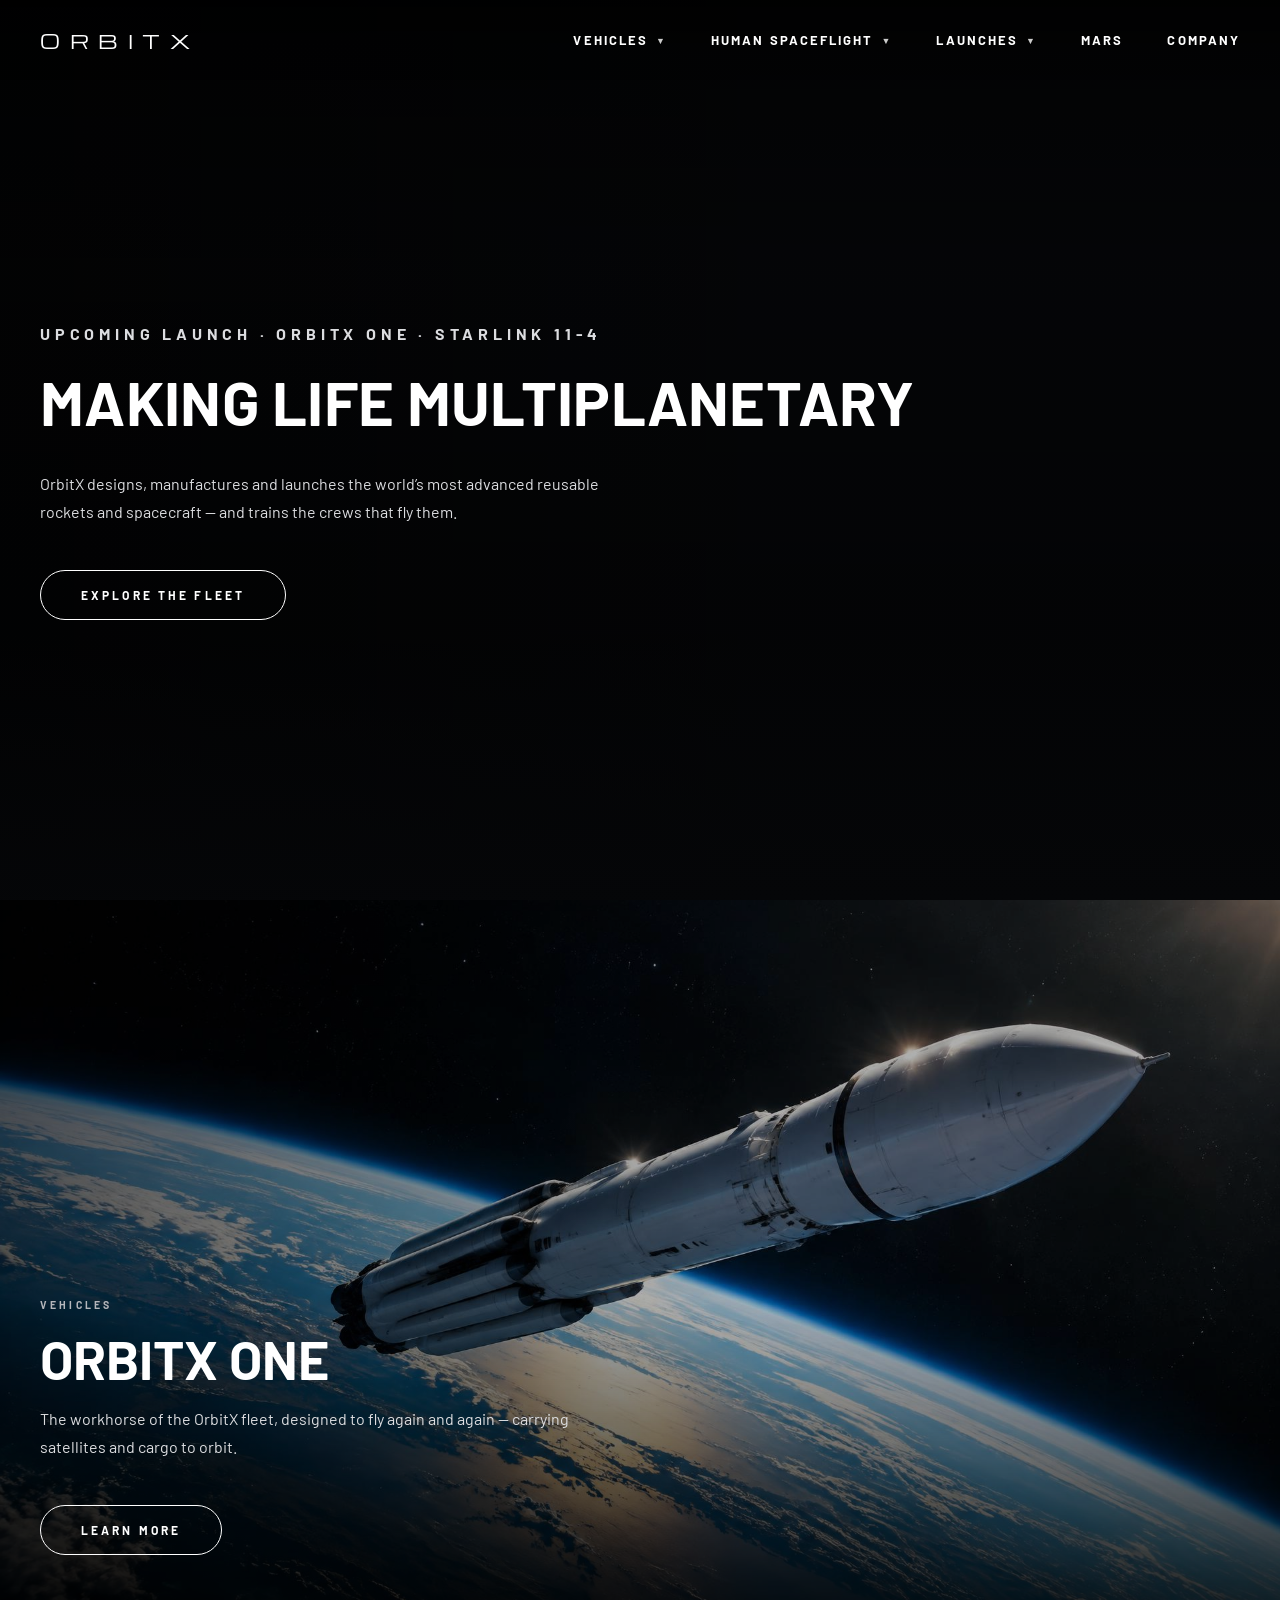
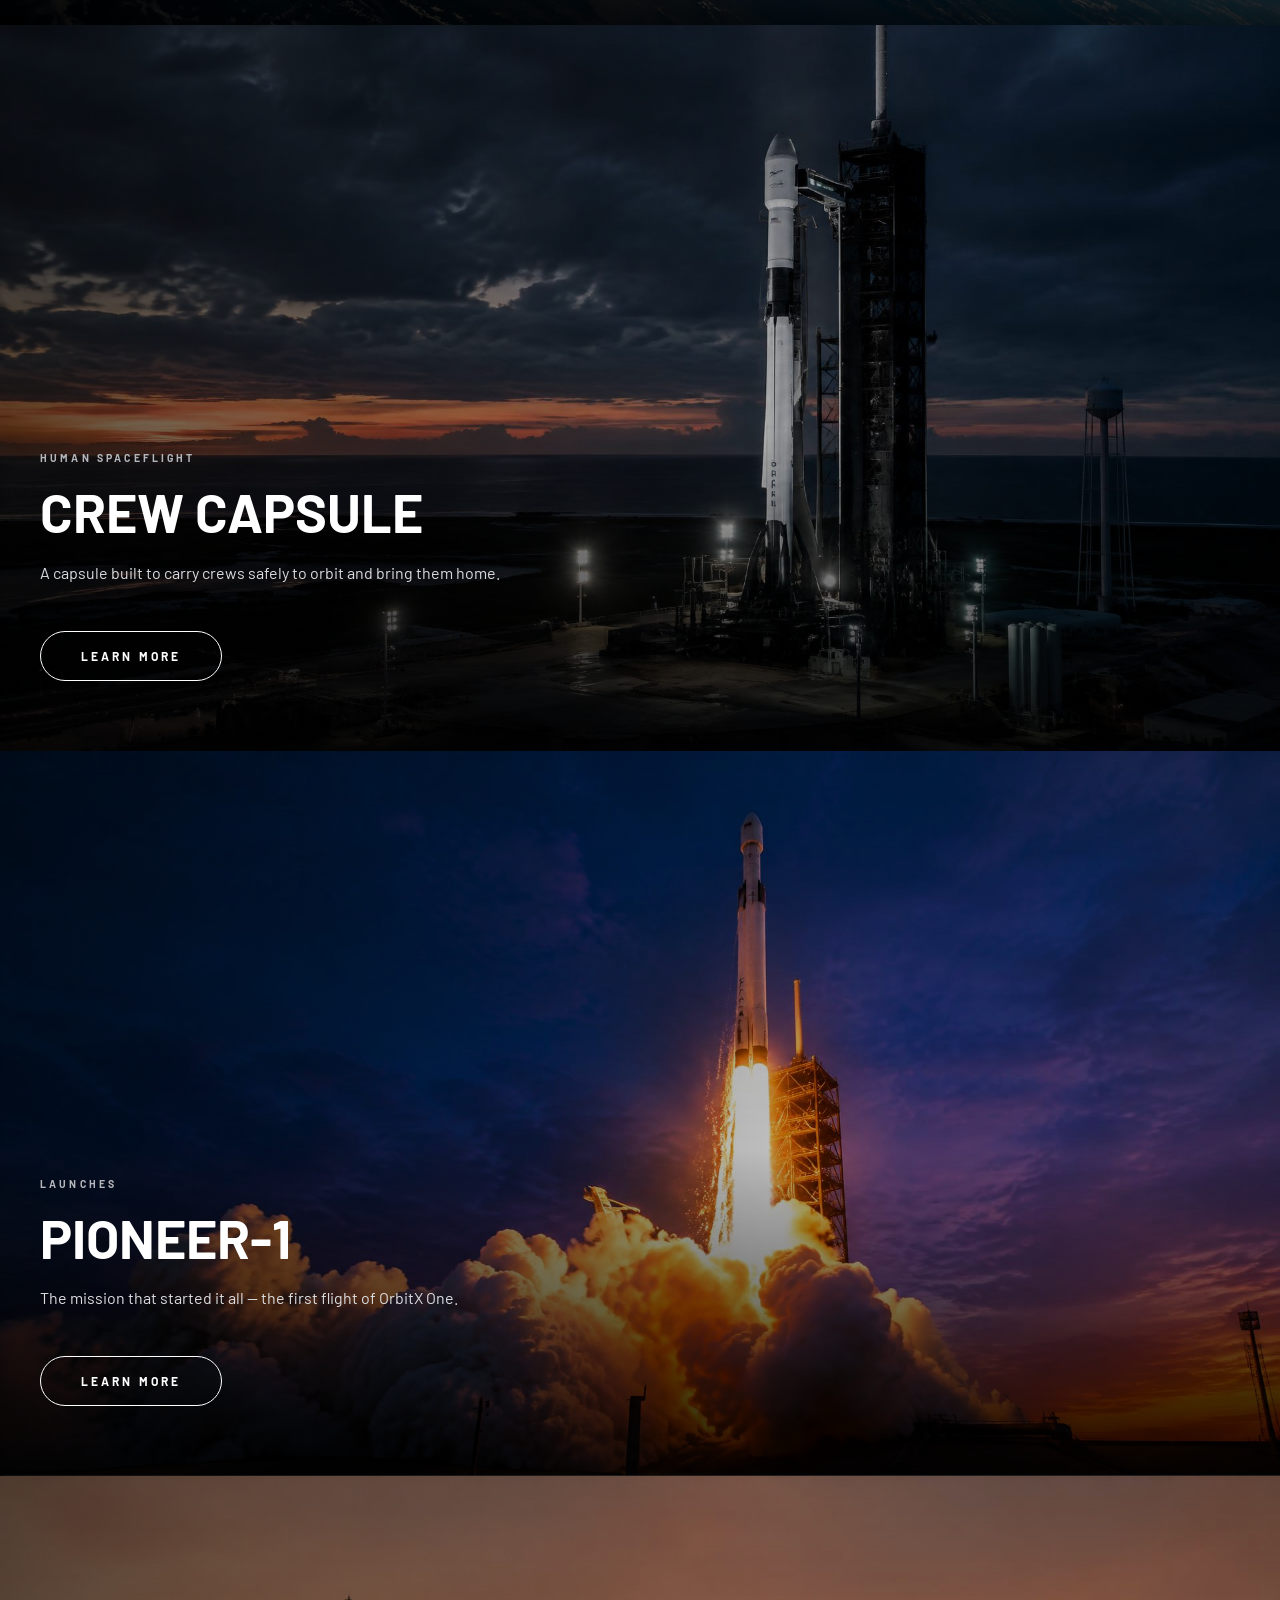
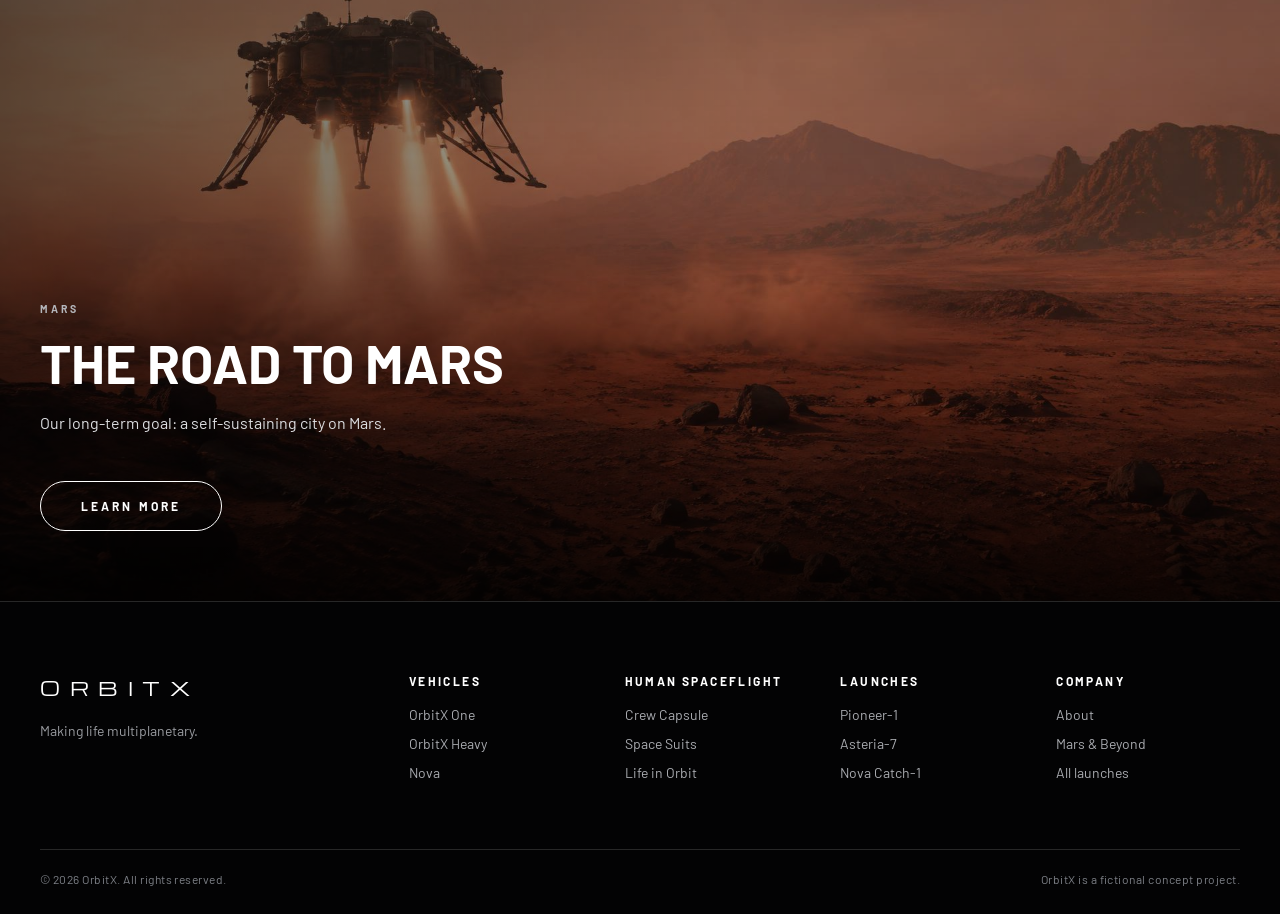
<file: index.html>
<!DOCTYPE html>
<html lang="en">
<head>
<meta charset="UTF-8">
<meta name="viewport" content="width=device-width, initial-scale=1">
<title>OrbitX | Making Life Multiplanetary</title>

<link rel="preconnect" href="https://fonts.googleapis.com">
<link rel="preconnect" href="https://fonts.gstatic.com" crossorigin>
<link href="https://fonts.googleapis.com/css2?family=Barlow:wght@400;500;600;700&family=Michroma&display=swap" rel="stylesheet">

<link rel="stylesheet" href="style.css">
<link rel="icon" href="data:image/svg+xml,%3Csvg xmlns=%27http://www.w3.org/2000/svg%27 viewBox=%270 0 100 100%27%3E%3Ctext y=%27.9em%27 font-size=%2790%27%3E%F0%9F%9A%80%3C/text%3E%3C/svg%3E">
</head>

<body>

<!-- ===== NAVBAR ===== -->
<div id="navbar-placeholder"></div>

<!-- ===== HERO ===== -->
<main>
  <section class="hero">
    <video class="hero-video" id="heroVideo" autoplay muted loop playsinline preload="auto"
           aria-hidden="true">
      <source src="assets/hero.mp4" type="video/mp4">
    </video>

    <div class="hero-content">
      <p class="eyebrow">Upcoming launch &middot; OrbitX One &middot; Starlink 11-4</p>
      <h1>Making life multiplanetary</h1>
      <p>OrbitX designs, manufactures and launches the world’s most advanced reusable rockets and spacecraft — and trains the crews that fly them.</p>
      <a href="pioneer-1.html" class="btn">Explore the fleet</a>
    </div>
  </section>

  <!-- ===== Vehicles : OrbitX One ===== -->
  <section class="feature" id="vehicles">
    <div class="feature-frame">
      <img class="feature-img" src="assets/19.jpg" alt="OrbitX One rocket flying above Earth" width="1920" height="1080">
      <div class="feature-content">
        <p class="eyebrow">Vehicles</p>
        <h2>OrbitX One</h2>
        <p class="lead">The workhorse of the OrbitX fleet, designed to fly again and again — carrying satellites and cargo to orbit.</p>
        <a href="orbitx-one.html" class="btn">Learn more</a>
      </div>
    </div>
  </section>

  <!-- ===== Human Spaceflight : Crew Capsule ===== -->
  <section class="feature" id="human-spaceflight">
    <div class="feature-frame">
      <img class="feature-img" src="assets/25.jpg" alt="Rocket on the launch pad at dusk" width="1920" height="1080">
      <div class="feature-content">
        <p class="eyebrow">Human Spaceflight</p>
        <h2>Crew Capsule</h2>
        <p class="lead">A capsule built to carry crews safely to orbit and bring them home.</p>
        <a href="crew-capsule.html" class="btn">Learn more</a>
      </div>
    </div>
  </section>

  <!-- ===== Launches : Pioneer-1 ===== -->
  <section class="feature" id="launches">
    <div class="feature-frame">
      <img class="feature-img" src="assets/hero-launch.jpg" alt="Rocket lifting off at sunset" width="1920" height="1080">
      <div class="feature-content">
        <p class="eyebrow">Launches</p>
        <h2>Pioneer-1</h2>
        <p class="lead">The mission that started it all — the first flight of OrbitX One.</p>
        <a href="pioneer-1.html" class="btn">Learn more</a>
      </div>
    </div>
  </section>

  <!-- ===== Mars : The road to Mars ===== -->
  <section class="feature" id="mars">
    <div class="feature-frame">
      <img class="feature-img" src="assets/17.jpg" alt="Lander descending over the surface of Mars" width="1920" height="1080">
      <div class="feature-content">
        <p class="eyebrow">Mars</p>
        <h2>The road to Mars</h2>
        <p class="lead">Our long-term goal: a self-sustaining city on Mars.</p>
        <a href="mars.html" class="btn">Learn more</a>
      </div>
    </div>
  </section>
</main>

<script src="script.js" defer></script>
</body>
</html>
</file>
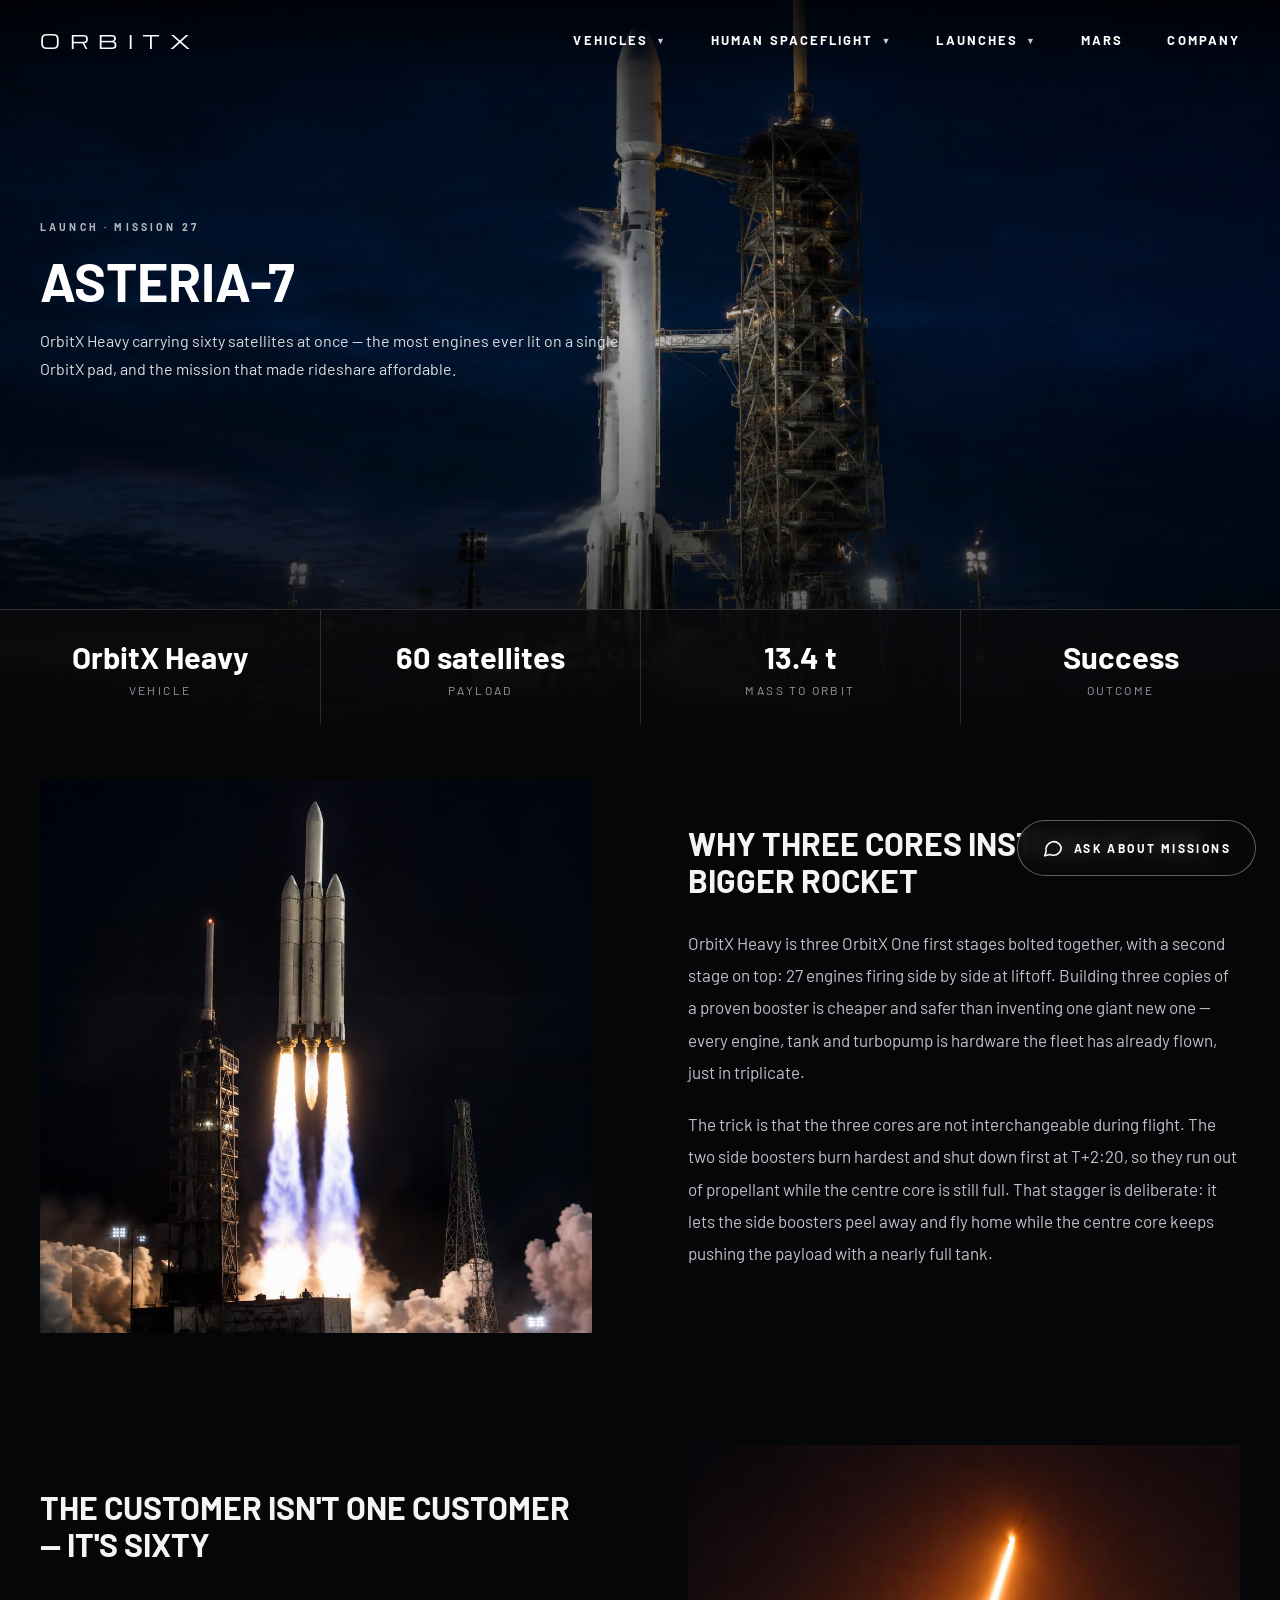
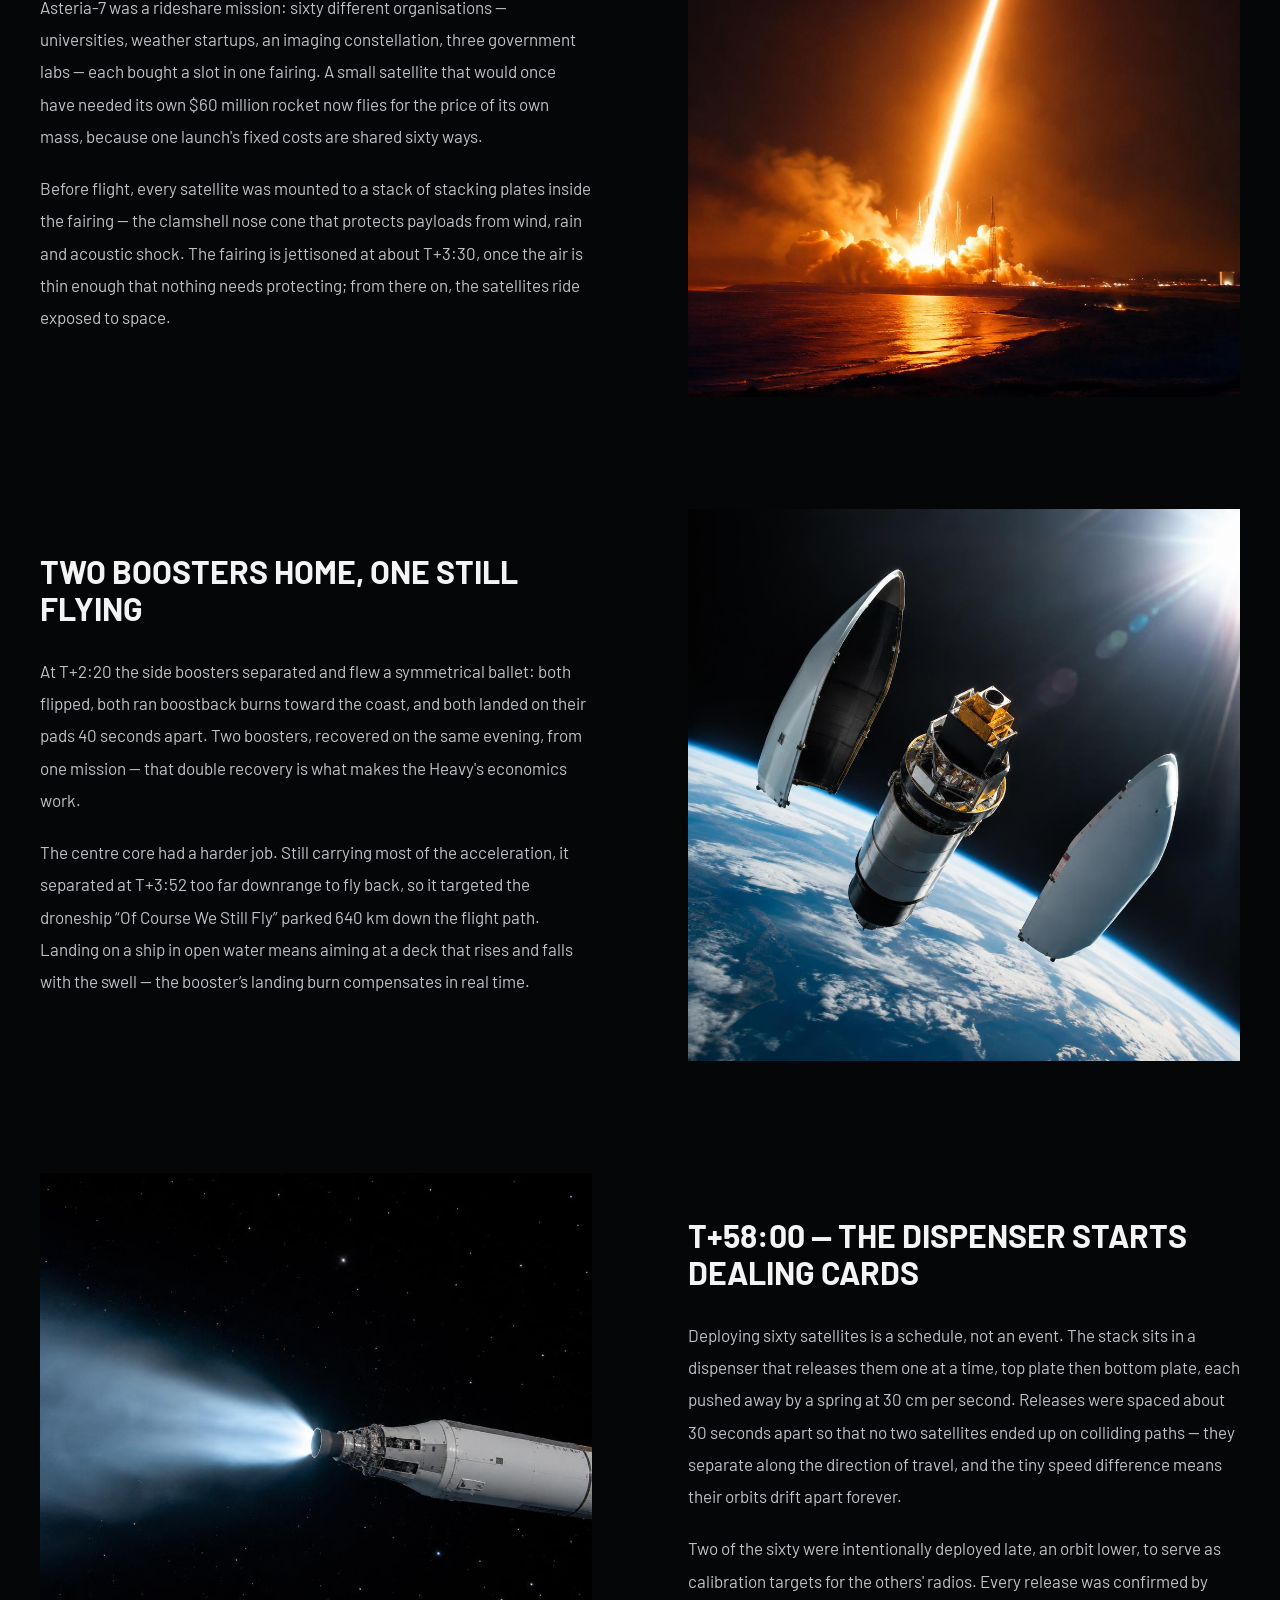
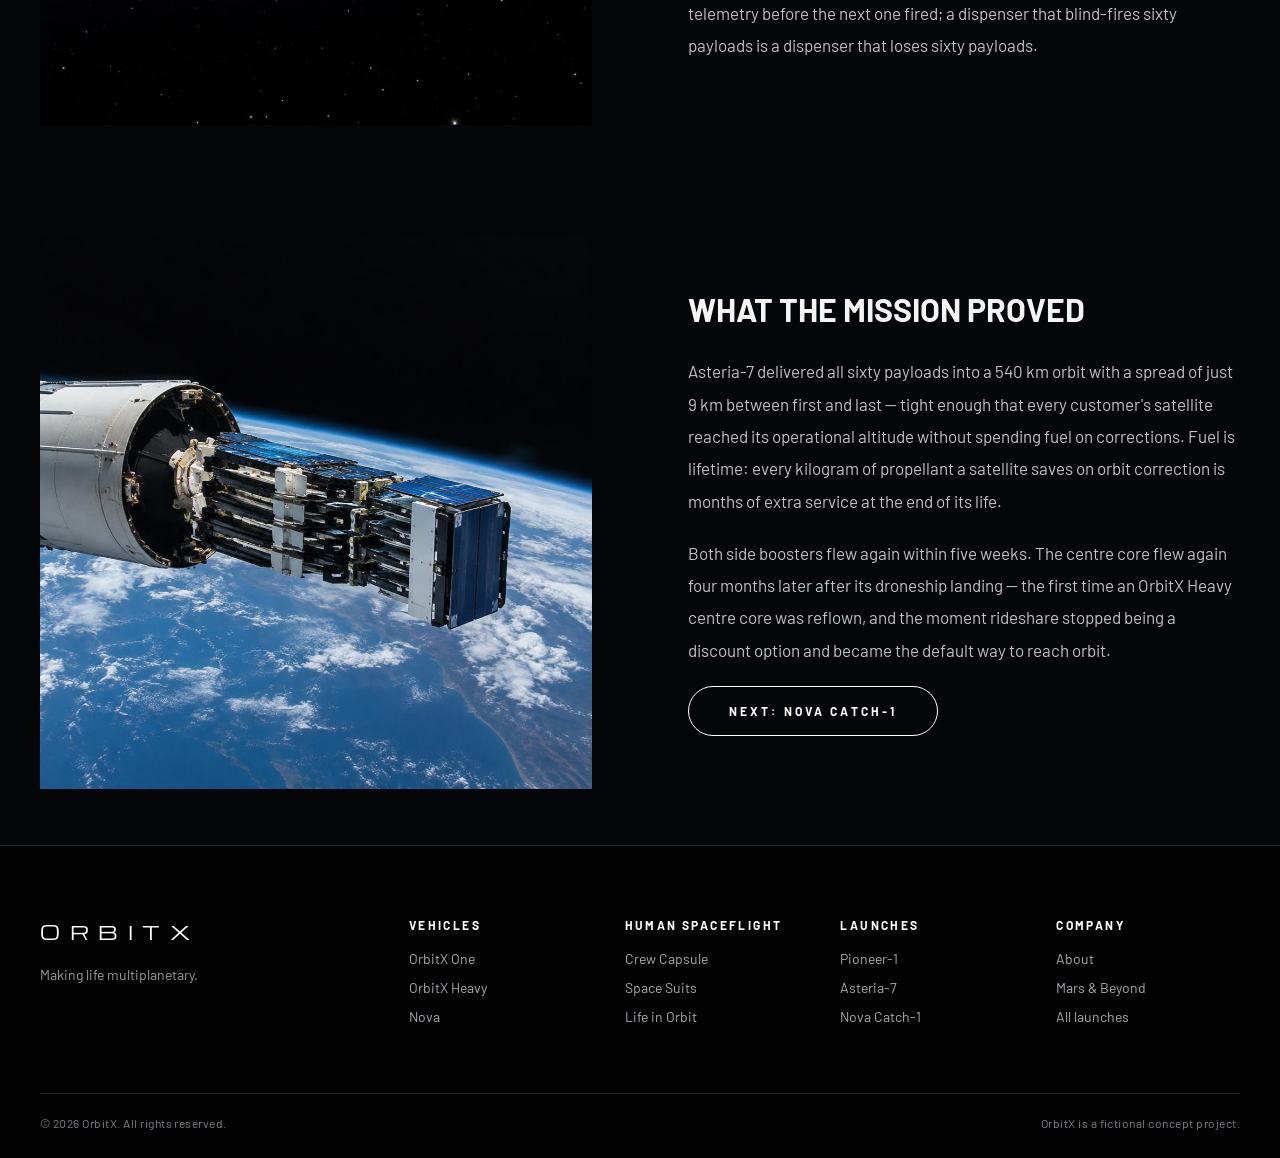
<file: asteria-7.html>
<!DOCTYPE html>
<html lang="en">
<head>
<meta charset="UTF-8">
<meta name="viewport" content="width=device-width, initial-scale=1">
<title>Asteria-7 | OrbitX</title>
<link rel="preconnect" href="https://fonts.googleapis.com">
<link rel="preconnect" href="https://fonts.gstatic.com" crossorigin>
<link href="https://fonts.googleapis.com/css2?family=Barlow:wght@400;500;600;700&family=Michroma&display=swap" rel="stylesheet">
<link rel="stylesheet" href="style.css">
<link rel="icon" href="data:image/svg+xml,%3Csvg xmlns=%27http://www.w3.org/2000/svg%27 viewBox=%270 0 100 100%27%3E%3Ctext y=%27.9em%27 font-size=%2790%27%3E%F0%9F%9A%80%3C/text%3E%3C/svg%3E">
</head>
<body data-mission="asteria-7">

<div id="navbar-placeholder"></div>

<main>

  <!-- ===== HERO ===== -->
  <section class="feature">
    <div class="feature-frame has-stats">
      <img class="feature-img" src="assets/40.jpg" alt="OrbitX Heavy lifting off with Asteria-7" width="1920" height="1088">
      <div class="feature-content">
        <p class="eyebrow">Launch &middot; Mission 27</p>
        <h1>Asteria-7</h1>
        <p class="lead">OrbitX Heavy carrying sixty satellites at once &mdash; the most engines ever lit on a single OrbitX pad, and the mission that made rideshare affordable.</p>
      </div>
      <div class="stats-bar">
        <div class="stat"><strong>OrbitX Heavy</strong><span>Vehicle</span></div>
        <div class="stat"><strong>60 satellites</strong><span>Payload</span></div>
        <div class="stat"><strong>13.4 t</strong><span>Mass to Orbit</span></div>
        <div class="stat"><strong>Success</strong><span>Outcome</span></div>
      </div>
    </div>
  </section>

  <!-- ===== THREE CORES (image left) ===== -->
  <section class="split">
    <div class="split-media">
      <img src="assets/13.jpg" alt="OrbitX Heavy stack on the pad at sunset" width="1024" height="1024">
    </div>
    <div class="split-text">
      <h2>Why three cores instead of one bigger rocket</h2>
      <p>OrbitX Heavy is three OrbitX One first stages bolted together, with a second stage on top: 27 engines firing side by side at liftoff. Building three copies of a proven booster is cheaper and safer than inventing one giant new one &mdash; every engine, tank and turbopump is hardware the fleet has already flown, just in triplicate.</p>
      <p>The trick is that the three cores are not interchangeable during flight. The two side boosters burn hardest and shut down first at T+2:20, so they run out of propellant while the centre core is still full. That stagger is deliberate: it lets the side boosters peel away and fly home while the centre core keeps pushing the payload with a nearly full tank.</p>
    </div>
  </section>

  <!-- ===== SIXTY CUSTOMERS (text left) ===== -->
  <section class="split reverse">
    <div class="split-media">
      <img src="assets/18.jpg" alt="Launch trail arcing across the twilight sky" width="1024" height="1024">
    </div>
    <div class="split-text">
      <h2>The customer isn't one customer &mdash; it's sixty</h2>
      <p>Asteria-7 was a rideshare mission: sixty different organisations &mdash; universities, weather startups, an imaging constellation, three government labs &mdash; each bought a slot in one fairing. A small satellite that would once have needed its own $60 million rocket now flies for the price of its own mass, because one launch's fixed costs are shared sixty ways.</p>
      <p>Before flight, every satellite was mounted to a stack of stacking plates inside the fairing &mdash; the clamshell nose cone that protects payloads from wind, rain and acoustic shock. The fairing is jettisoned at about T+3:30, once the air is thin enough that nothing needs protecting; from there on, the satellites ride exposed to space.</p>
    </div>
  </section>

  <!-- ===== BOOSTERS HOME (text left) ===== -->
  <section class="split reverse">
    <div class="split-media">
      <img src="assets/11.jpg" alt="Fairing halves separating from the satellite stack" width="1024" height="1024">
    </div>
    <div class="split-text">
      <h2>Two boosters home, one still flying</h2>
      <p>At T+2:20 the side boosters separated and flew a symmetrical ballet: both flipped, both ran boostback burns toward the coast, and both landed on their pads 40 seconds apart. Two boosters, recovered on the same evening, from one mission &mdash; that double recovery is what makes the Heavy's economics work.</p>
      <p>The centre core had a harder job. Still carrying most of the acceleration, it separated at T+3:52 too far downrange to fly back, so it targeted the droneship &ldquo;Of Course We Still Fly&rdquo; parked 640 km down the flight path. Landing on a ship in open water means aiming at a deck that rises and falls with the swell &mdash; the booster&rsquo;s landing burn compensates in real time.</p>
    </div>
  </section>

  <!-- ===== DISPENSER (image left) ===== -->
  <section class="split">
    <div class="split-media">
      <img src="assets/28.jpg" alt="Second stage engine firing in space" width="1024" height="1024">
    </div>
    <div class="split-text">
      <h2>T+58:00 &mdash; the dispenser starts dealing cards</h2>
      <p>Deploying sixty satellites is a schedule, not an event. The stack sits in a dispenser that releases them one at a time, top plate then bottom plate, each pushed away by a spring at 30 cm per second. Releases were spaced about 30 seconds apart so that no two satellites ended up on colliding paths &mdash; they separate along the direction of travel, and the tiny speed difference means their orbits drift apart forever.</p>
      <p>Two of the sixty were intentionally deployed late, an orbit lower, to serve as calibration targets for the others' radios. Every release was confirmed by telemetry before the next one fired; a dispenser that blind-fires sixty payloads is a dispenser that loses sixty payloads.</p>
    </div>
  </section>

  <!-- ===== WHAT IT PROVED (image left) ===== -->
  <section class="split">
    <div class="split-media">
      <img src="assets/27.jpg" alt="Satellite dispenser with solar panels above Earth" width="1024" height="1024">
    </div>
    <div class="split-text">
      <h2>What the mission proved</h2>
      <p>Asteria-7 delivered all sixty payloads into a 540 km orbit with a spread of just 9 km between first and last &mdash; tight enough that every customer's satellite reached its operational altitude without spending fuel on corrections. Fuel is lifetime: every kilogram of propellant a satellite saves on orbit correction is months of extra service at the end of its life.</p>
      <p>Both side boosters flew again within five weeks. The centre core flew again four months later after its droneship landing &mdash; the first time an OrbitX Heavy centre core was reflown, and the moment rideshare stopped being a discount option and became the default way to reach orbit.</p>
      <div class="btn-row">
        <a href="nova-catch-1.html" class="btn">Next: Nova Catch-1</a>
      </div>
    </div>
  </section>

</main>

<script src="script.js" defer></script>
<!-- Ask about missions (side chat assistant) -->
<script src="mission-chat.js" defer></script>
</body>
</html>
</file>
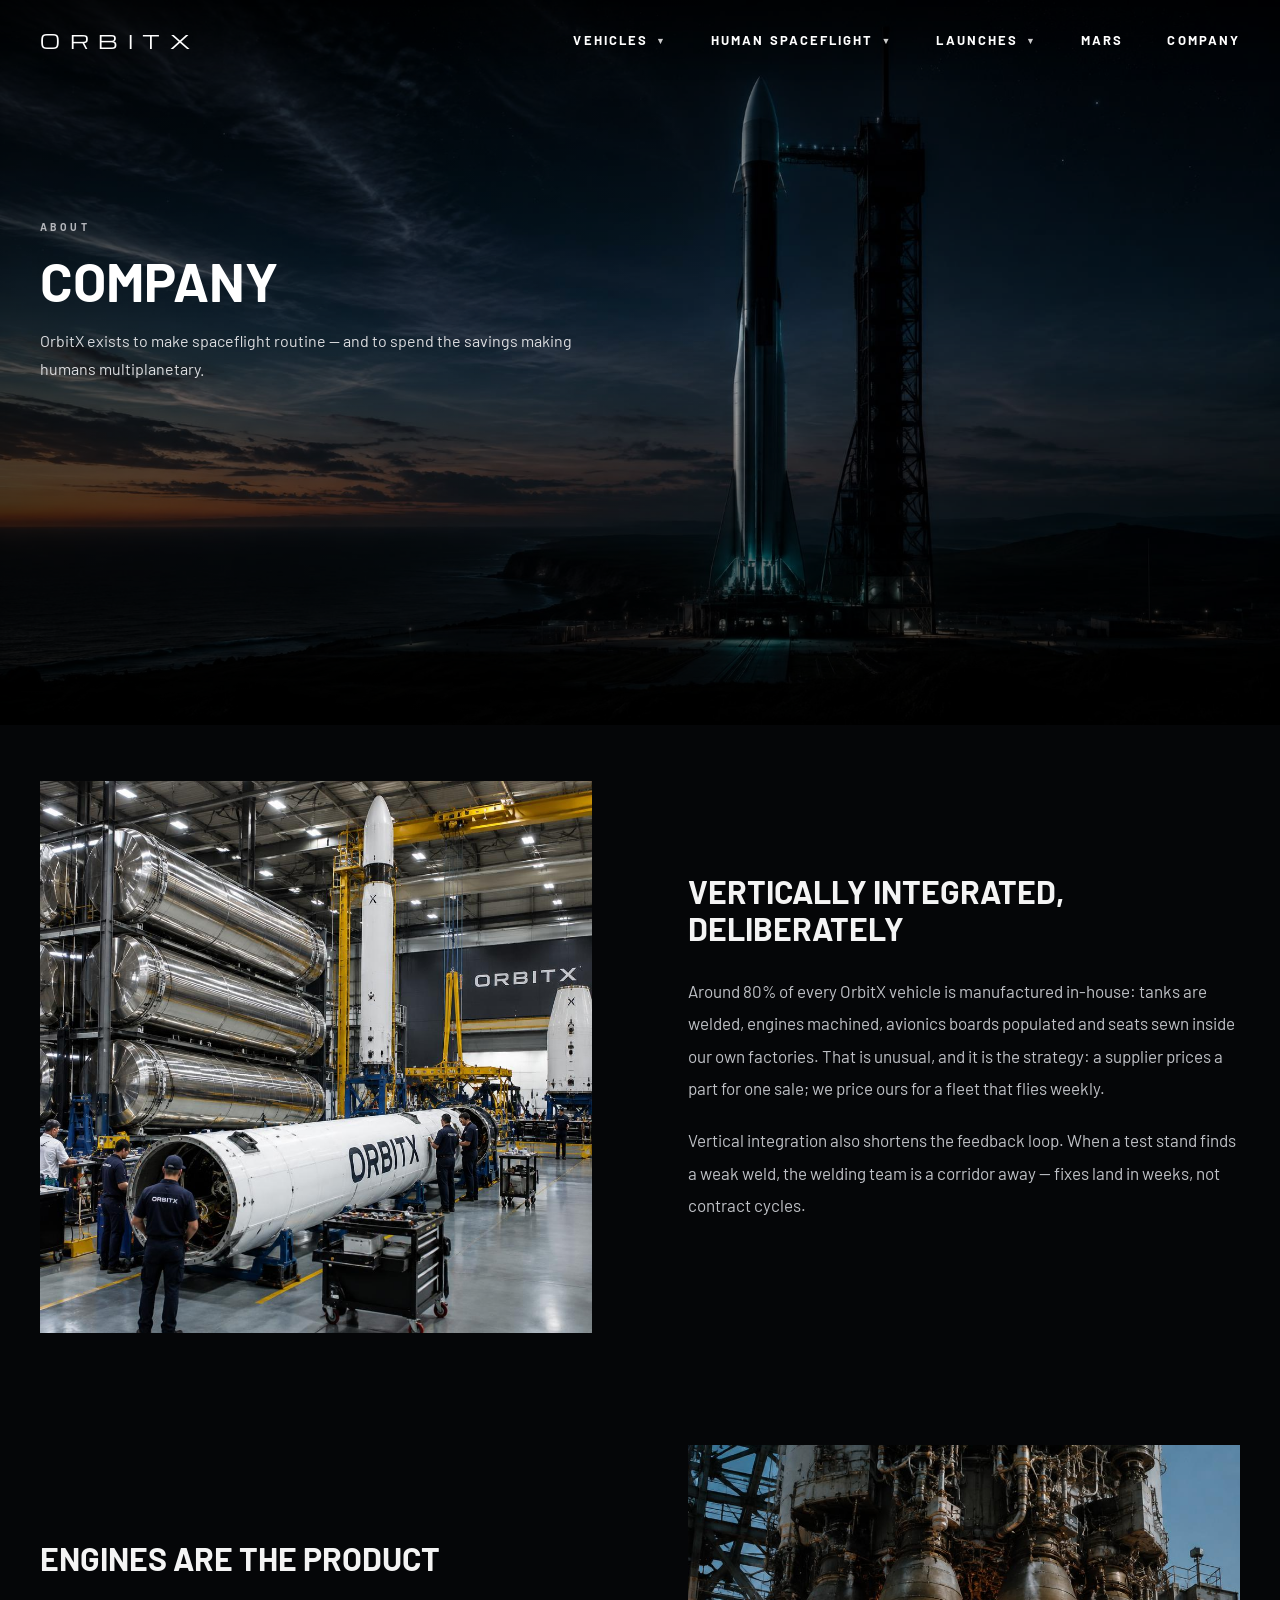
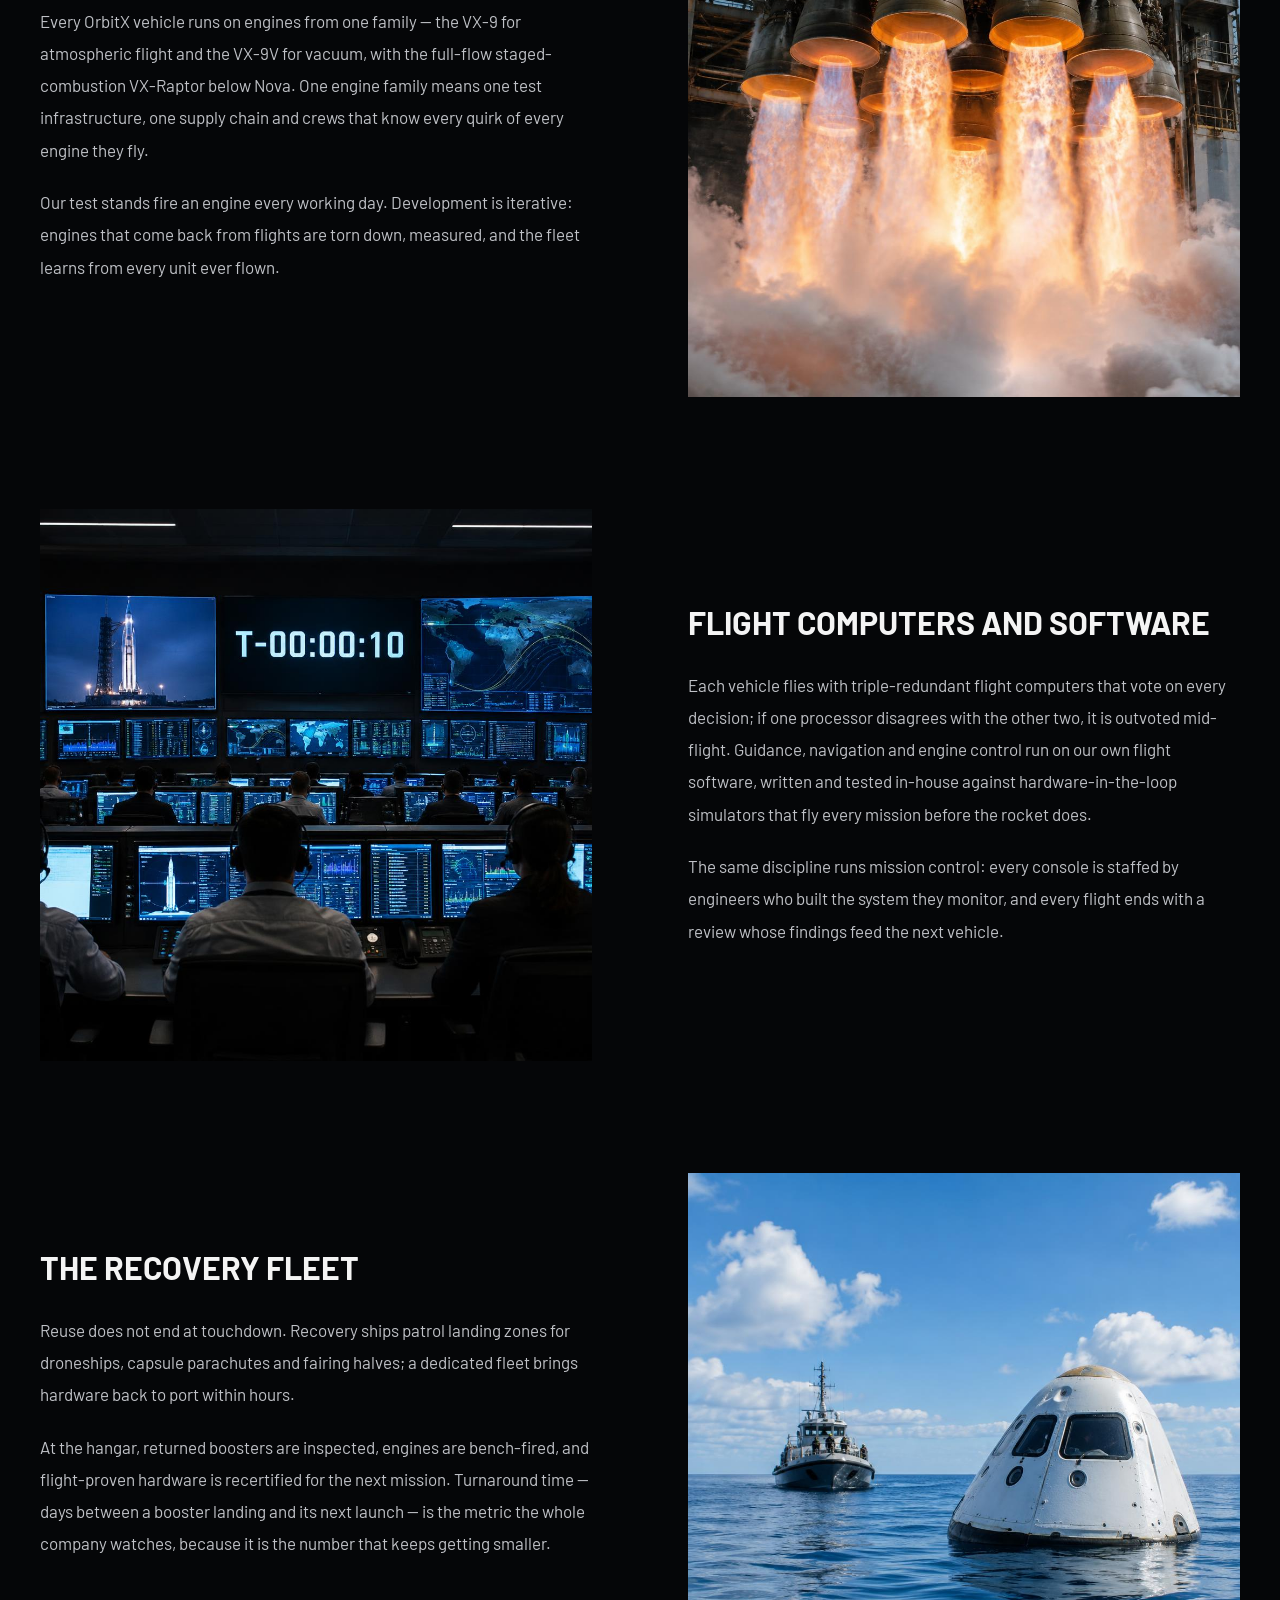
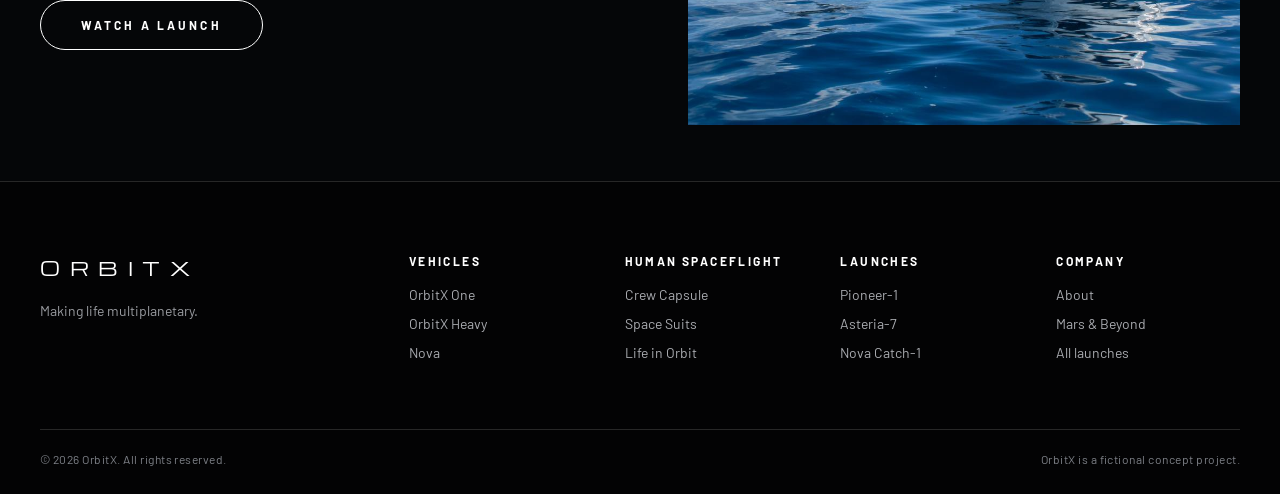
<file: company.html>
<!DOCTYPE html>
<html lang="en">
<head>
<meta charset="UTF-8">
<meta name="viewport" content="width=device-width, initial-scale=1">
<title>Company | OrbitX</title>
<link rel="preconnect" href="https://fonts.googleapis.com">
<link rel="preconnect" href="https://fonts.gstatic.com" crossorigin>
<link href="https://fonts.googleapis.com/css2?family=Barlow:wght@400;500;600;700&family=Michroma&display=swap" rel="stylesheet">
<link rel="stylesheet" href="style.css">
<link rel="icon" href="data:image/svg+xml,%3Csvg xmlns=%27http://www.w3.org/2000/svg%27 viewBox=%270 0 100 100%27%3E%3Ctext y=%27.9em%27 font-size=%2790%27%3E%F0%9F%9A%80%3C/text%3E%3C/svg%3E">
</head>
<body>

<div id="navbar-placeholder"></div>

<main>

  <!-- ===== HERO ===== -->
  <section class="feature">
    <div class="feature-frame top-text">
      <img class="feature-img" src="assets/45.jpg" alt="OrbitX mission control room" width="1920" height="1088">
      <div class="feature-content">
        <p class="eyebrow">About</p>
        <h1>Company</h1>
        <p class="lead">OrbitX exists to make spaceflight routine &mdash; and to spend the savings making humans multiplanetary.</p>
      </div>
    </div>
  </section>

  <!-- ===== VERTICALLY INTEGRATED (image left) ===== -->
  <section class="split">
    <div class="split-media">
      <img src="assets/10.jpg" alt="Engineers building a rocket in the OrbitX factory" width="1024" height="1024">
    </div>
    <div class="split-text">
      <h2>Vertically integrated, deliberately</h2>
      <p>Around 80% of every OrbitX vehicle is manufactured in-house: tanks are welded, engines machined, avionics boards populated and seats sewn inside our own factories. That is unusual, and it is the strategy: a supplier prices a part for one sale; we price ours for a fleet that flies weekly.</p>
      <p>Vertical integration also shortens the feedback loop. When a test stand finds a weak weld, the welding team is a corridor away &mdash; fixes land in weeks, not contract cycles.</p>
    </div>
  </section>

  <!-- ===== ENGINES (text left) ===== -->
  <section class="split reverse">
    <div class="split-media">
      <img src="assets/9.jpg" alt="Engine cluster firing on a test stand" width="1024" height="1024">
    </div>
    <div class="split-text">
      <h2>Engines are the product</h2>
      <p>Every OrbitX vehicle runs on engines from one family &mdash; the VX-9 for atmospheric flight and the VX-9V for vacuum, with the full-flow staged-combustion VX-Raptor below Nova. One engine family means one test infrastructure, one supply chain and crews that know every quirk of every engine they fly.</p>
      <p>Our test stands fire an engine every working day. Development is iterative: engines that come back from flights are torn down, measured, and the fleet learns from every unit ever flown.</p>
    </div>
  </section>

  <!-- ===== FLIGHT COMPUTERS (image left) ===== -->
  <section class="split">
    <div class="split-media">
      <img src="assets/6.jpg" alt="Engineer testing a flight computer board" width="1024" height="1024">
    </div>
    <div class="split-text">
      <h2>Flight computers and software</h2>
      <p>Each vehicle flies with triple-redundant flight computers that vote on every decision; if one processor disagrees with the other two, it is outvoted mid-flight. Guidance, navigation and engine control run on our own flight software, written and tested in-house against hardware-in-the-loop simulators that fly every mission before the rocket does.</p>
      <p>The same discipline runs mission control: every console is staffed by engineers who built the system they monitor, and every flight ends with a review whose findings feed the next vehicle.</p>
    </div>
  </section>

  <!-- ===== RECOVERY FLEET (text left) ===== -->
  <section class="split reverse">
    <div class="split-media">
      <img src="assets/46.jpg" alt="Recovery ship next to a floating capsule at sea" width="1024" height="1024">
    </div>
    <div class="split-text">
      <h2>The recovery fleet</h2>
      <p>Reuse does not end at touchdown. Recovery ships patrol landing zones for droneships, capsule parachutes and fairing halves; a dedicated fleet brings hardware back to port within hours.</p>
      <p>At the hangar, returned boosters are inspected, engines are bench-fired, and flight-proven hardware is recertified for the next mission. Turnaround time &mdash; days between a booster landing and its next launch &mdash; is the metric the whole company watches, because it is the number that keeps getting smaller.</p>
      <a href="index.html#launches" class="btn">Watch a launch</a>
    </div>
  </section>

</main>

<script src="script.js" defer></script>
</body>
</html>
</file>
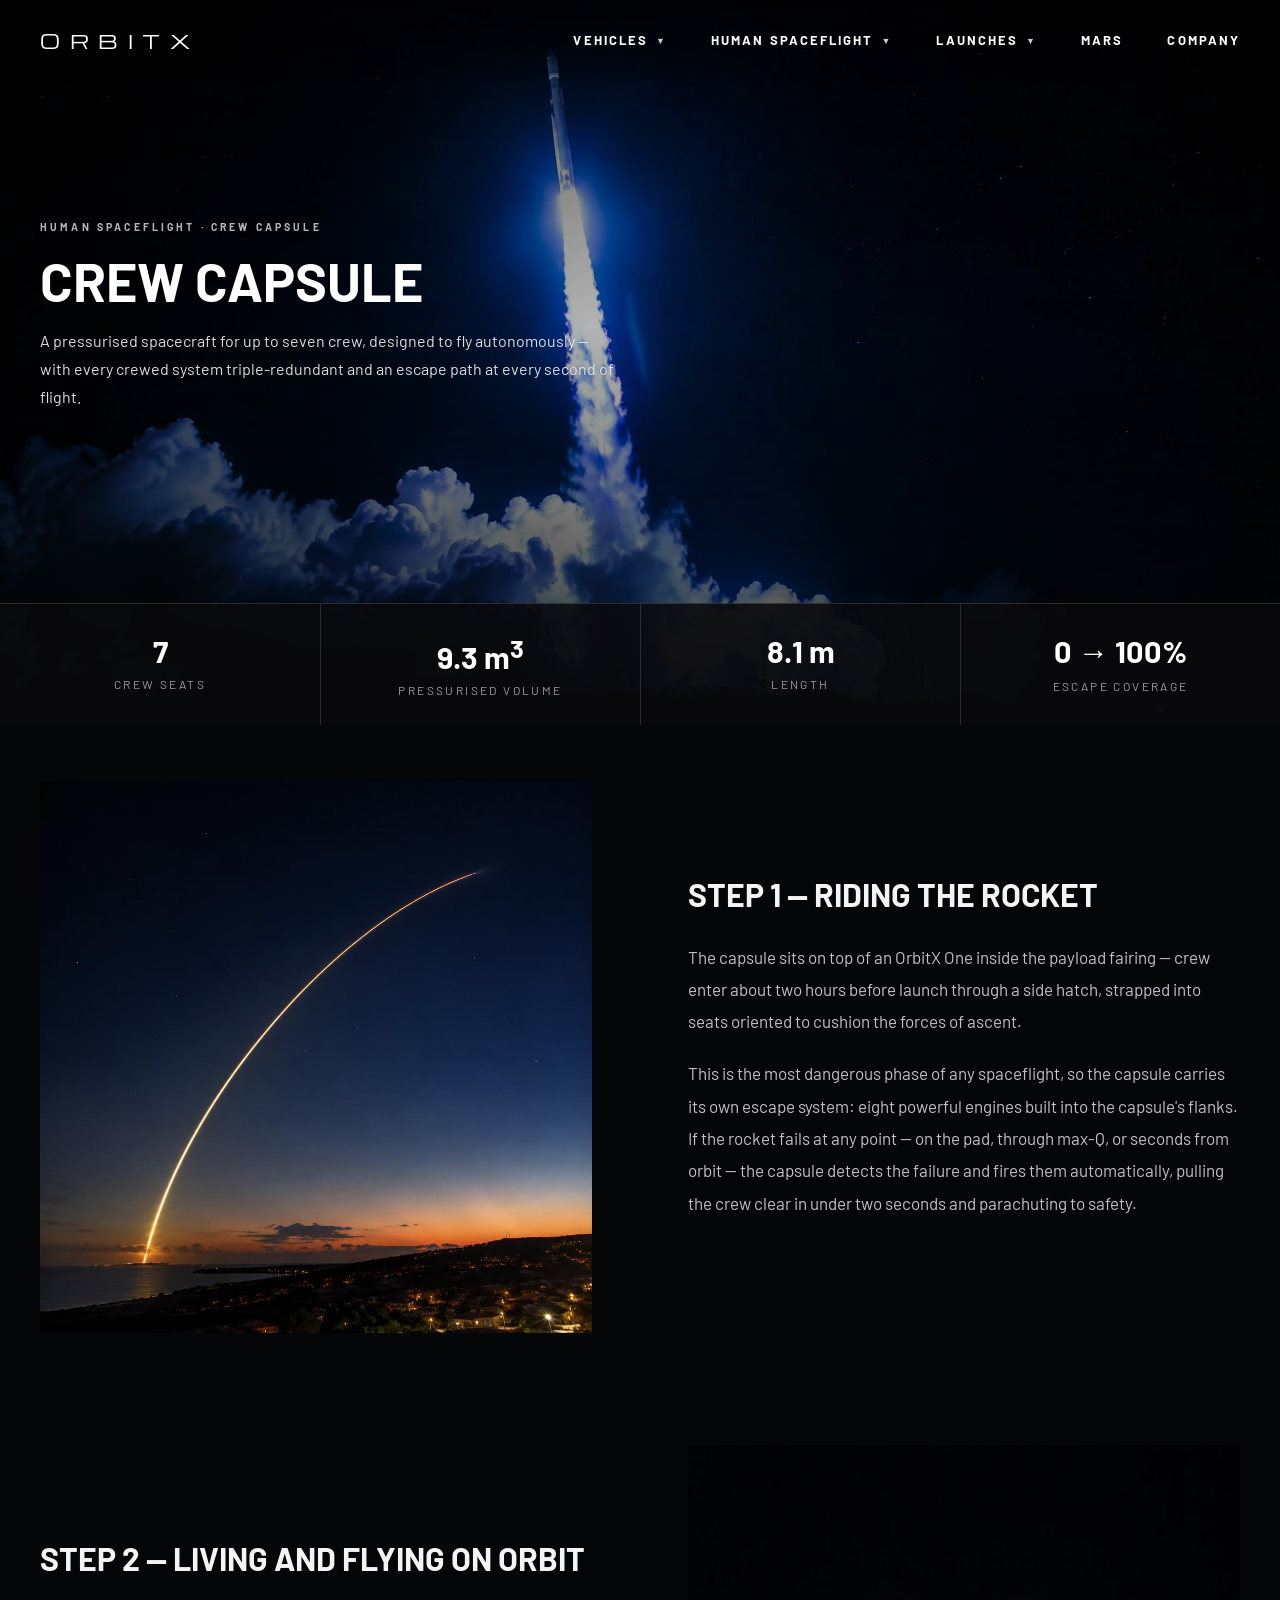
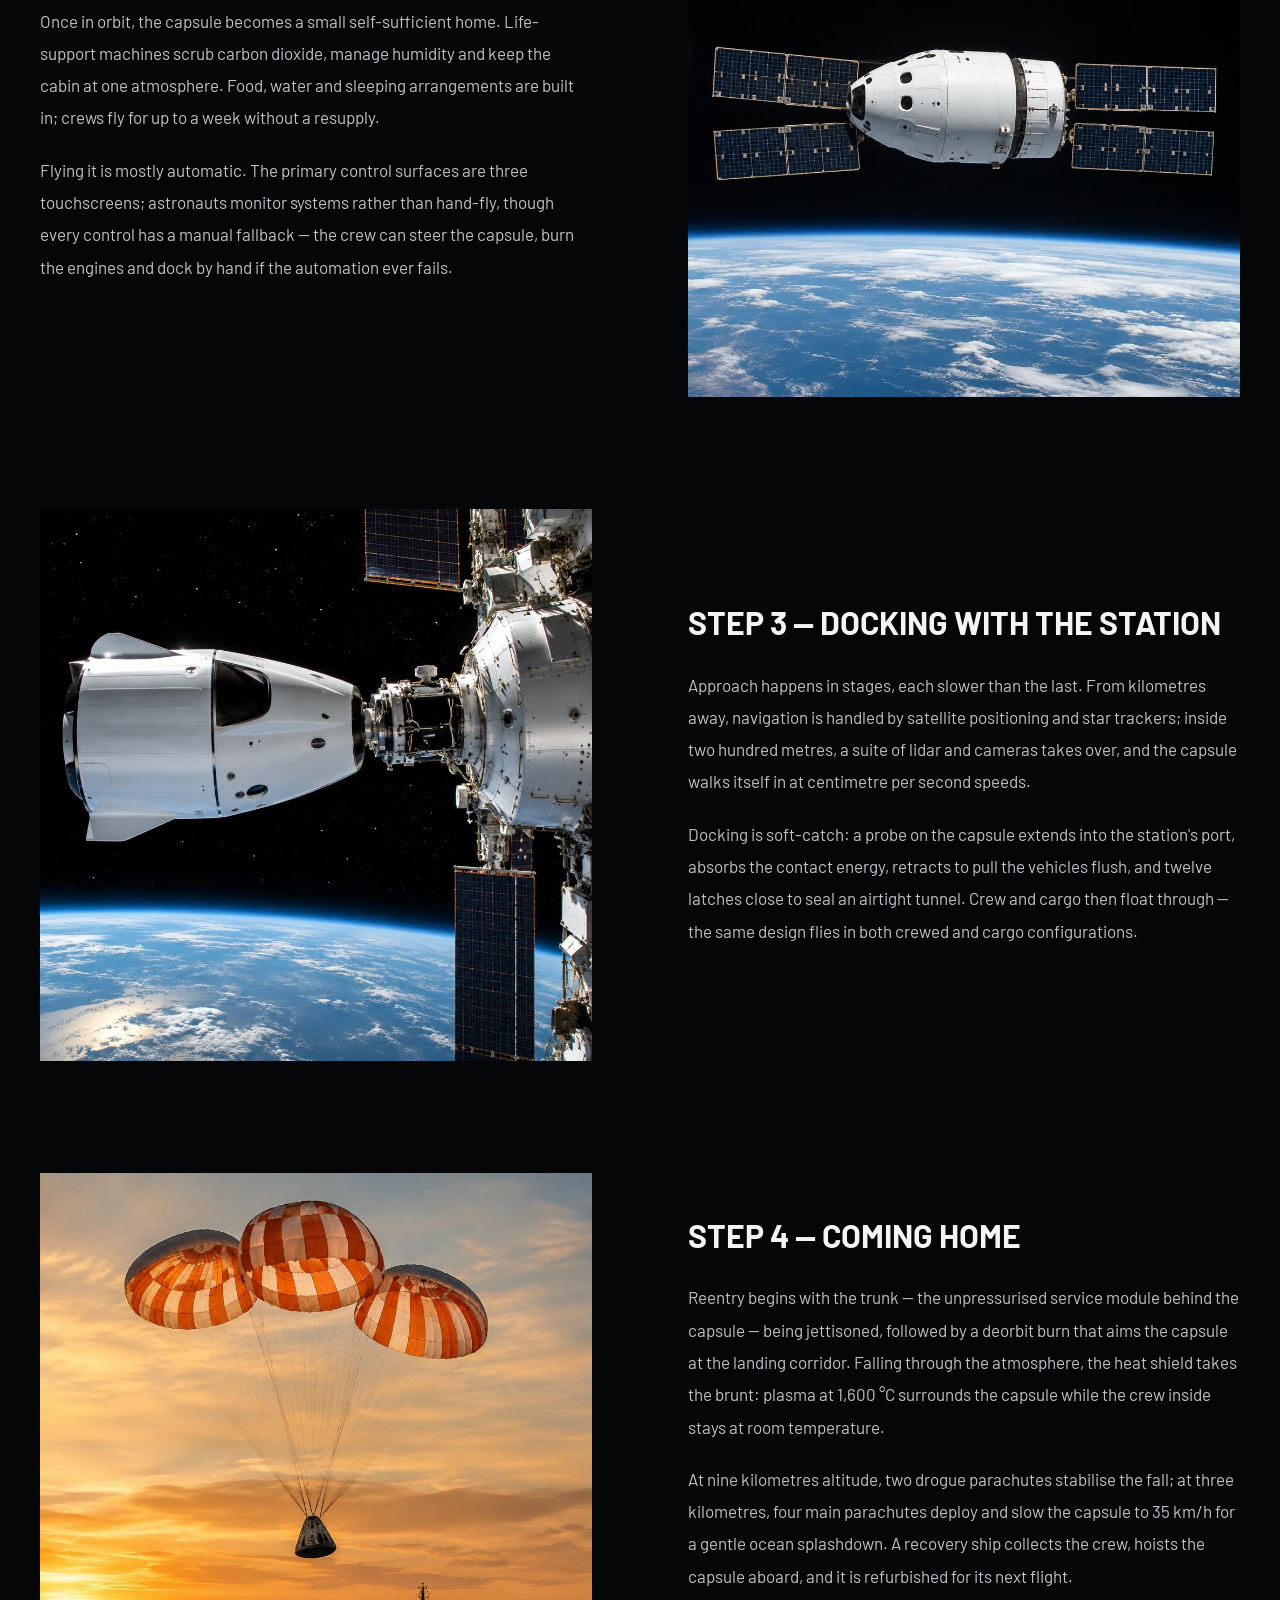
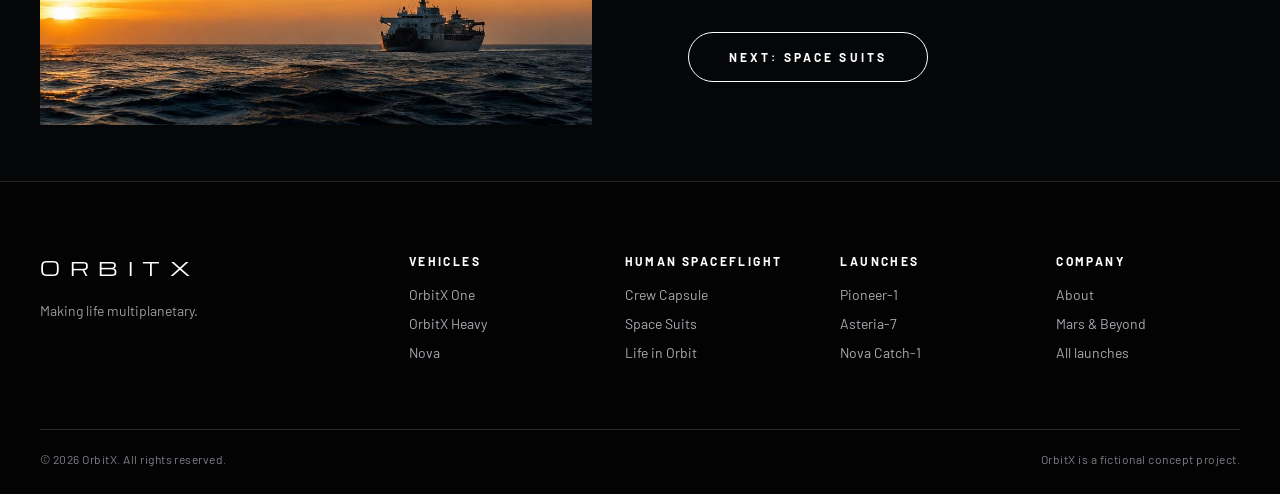
<file: crew-capsule.html>
<!DOCTYPE html>
<html lang="en">
<head>
<meta charset="UTF-8">
<meta name="viewport" content="width=device-width, initial-scale=1">
<title>Crew Capsule | OrbitX</title>
<link rel="preconnect" href="https://fonts.googleapis.com">
<link rel="preconnect" href="https://fonts.gstatic.com" crossorigin>
<link href="https://fonts.googleapis.com/css2?family=Barlow:wght@400;500;600;700&family=Michroma&display=swap" rel="stylesheet">
<link rel="stylesheet" href="style.css">
<link rel="icon" href="data:image/svg+xml,%3Csvg xmlns=%27http://www.w3.org/2000/svg%27 viewBox=%270 0 100 100%27%3E%3Ctext y=%27.9em%27 font-size=%2790%27%3E%F0%9F%9A%80%3C/text%3E%3C/svg%3E">
</head>
<body>

<div id="navbar-placeholder"></div>

<main>

  <!-- ===== HERO ===== -->
  <section class="feature">
    <div class="feature-frame has-stats">
      <img class="feature-img" src="assets/39.jpg" alt="Crew inside the capsule cabin" width="1920" height="1088">
      <div class="feature-content">
        <p class="eyebrow">Human Spaceflight &middot; Crew Capsule</p>
        <h1>Crew Capsule</h1>
        <p class="lead">A pressurised spacecraft for up to seven crew, designed to fly autonomously &mdash; with every crewed system triple-redundant and an escape path at every second of flight.</p>
      </div>
      <div class="stats-bar">
        <div class="stat"><strong>7</strong><span>Crew seats</span></div>
        <div class="stat"><strong>9.3 m<sup>3</sup></strong><span>Pressurised volume</span></div>
        <div class="stat"><strong>8.1 m</strong><span>Length</span></div>
        <div class="stat"><strong>0 &rarr; 100%</strong><span>Escape coverage</span></div>
      </div>
    </div>
  </section>

  <!-- ===== STEP 1 (image left) ===== -->
  <section class="split">
    <div class="split-media">
      <img src="assets/15.jpg" alt="Launch trail arcing over the coast at dusk" width="1024" height="1024">
    </div>
    <div class="split-text">
      <h2>Step 1 &mdash; riding the rocket</h2>
      <p>The capsule sits on top of an OrbitX One inside the payload fairing &mdash; crew enter about two hours before launch through a side hatch, strapped into seats oriented to cushion the forces of ascent.</p>
      <p>This is the most dangerous phase of any spaceflight, so the capsule carries its own escape system: eight powerful engines built into the capsule's flanks. If the rocket fails at any point &mdash; on the pad, through max-Q, or seconds from orbit &mdash; the capsule detects the failure and fires them automatically, pulling the crew clear in under two seconds and parachuting to safety.</p>
    </div>
  </section>

  <!-- ===== STEP 2 (text left) ===== -->
  <section class="split reverse">
    <div class="split-media">
      <img src="assets/3.jpg" alt="Capsule with solar arrays above Earth" width="1024" height="1024">
    </div>
    <div class="split-text">
      <h2>Step 2 &mdash; living and flying on orbit</h2>
      <p>Once in orbit, the capsule becomes a small self-sufficient home. Life-support machines scrub carbon dioxide, manage humidity and keep the cabin at one atmosphere. Food, water and sleeping arrangements are built in; crews fly for up to a week without a resupply.</p>
      <p>Flying it is mostly automatic. The primary control surfaces are three touchscreens; astronauts monitor systems rather than hand-fly, though every control has a manual fallback &mdash; the crew can steer the capsule, burn the engines and dock by hand if the automation ever fails.</p>
    </div>
  </section>

  <!-- ===== STEP 3 (image left) ===== -->
  <section class="split">
    <div class="split-media">
      <img src="assets/7.jpg" alt="Capsule approaching the space station" width="1024" height="1024">
    </div>
    <div class="split-text">
      <h2>Step 3 &mdash; docking with the station</h2>
      <p>Approach happens in stages, each slower than the last. From kilometres away, navigation is handled by satellite positioning and star trackers; inside two hundred metres, a suite of lidar and cameras takes over, and the capsule walks itself in at centimetre per second speeds.</p>
      <p>Docking is soft-catch: a probe on the capsule extends into the station's port, absorbs the contact energy, retracts to pull the vehicles flush, and twelve latches close to seal an airtight tunnel. Crew and cargo then float through &mdash; the same design flies in both crewed and cargo configurations.</p>
    </div>
  </section>

  <!-- ===== STEP 4 (image left) ===== -->
  <section class="split">
    <div class="split-media">
      <img src="assets/32.jpg" alt="Capsule descending under three parachutes at sunset" width="1024" height="1024">
    </div>
    <div class="split-text">
      <h2>Step 4 &mdash; coming home</h2>
      <p>Reentry begins with the trunk &mdash; the unpressurised service module behind the capsule &mdash; being jettisoned, followed by a deorbit burn that aims the capsule at the landing corridor. Falling through the atmosphere, the heat shield takes the brunt: plasma at 1,600&nbsp;&deg;C surrounds the capsule while the crew inside stays at room temperature.</p>
      <p>At nine kilometres altitude, two drogue parachutes stabilise the fall; at three kilometres, four main parachutes deploy and slow the capsule to 35 km/h for a gentle ocean splashdown. A recovery ship collects the crew, hoists the capsule aboard, and it is refurbished for its next flight.</p>
      <a href="space-suits.html" class="btn">Next: Space Suits</a>
    </div>
  </section>

</main>

<script src="script.js" defer></script>
</body>
</html>
</file>
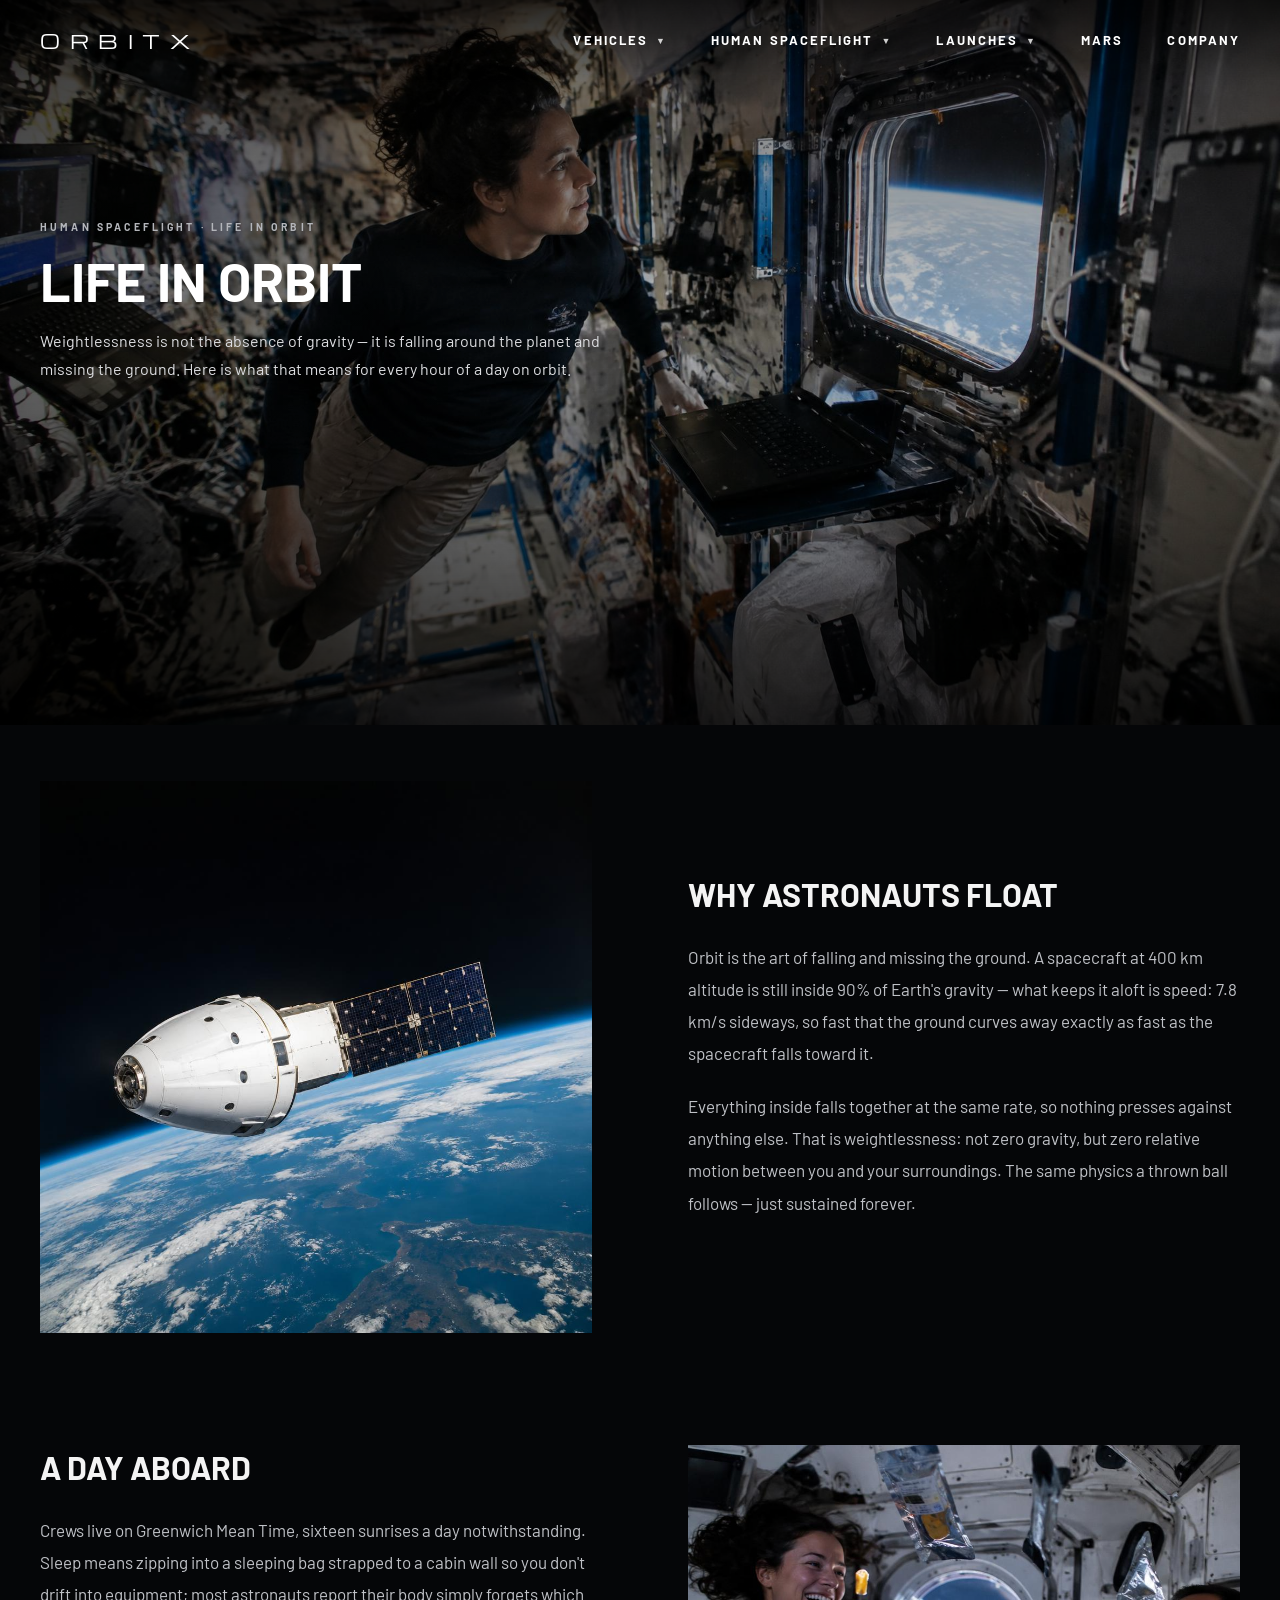
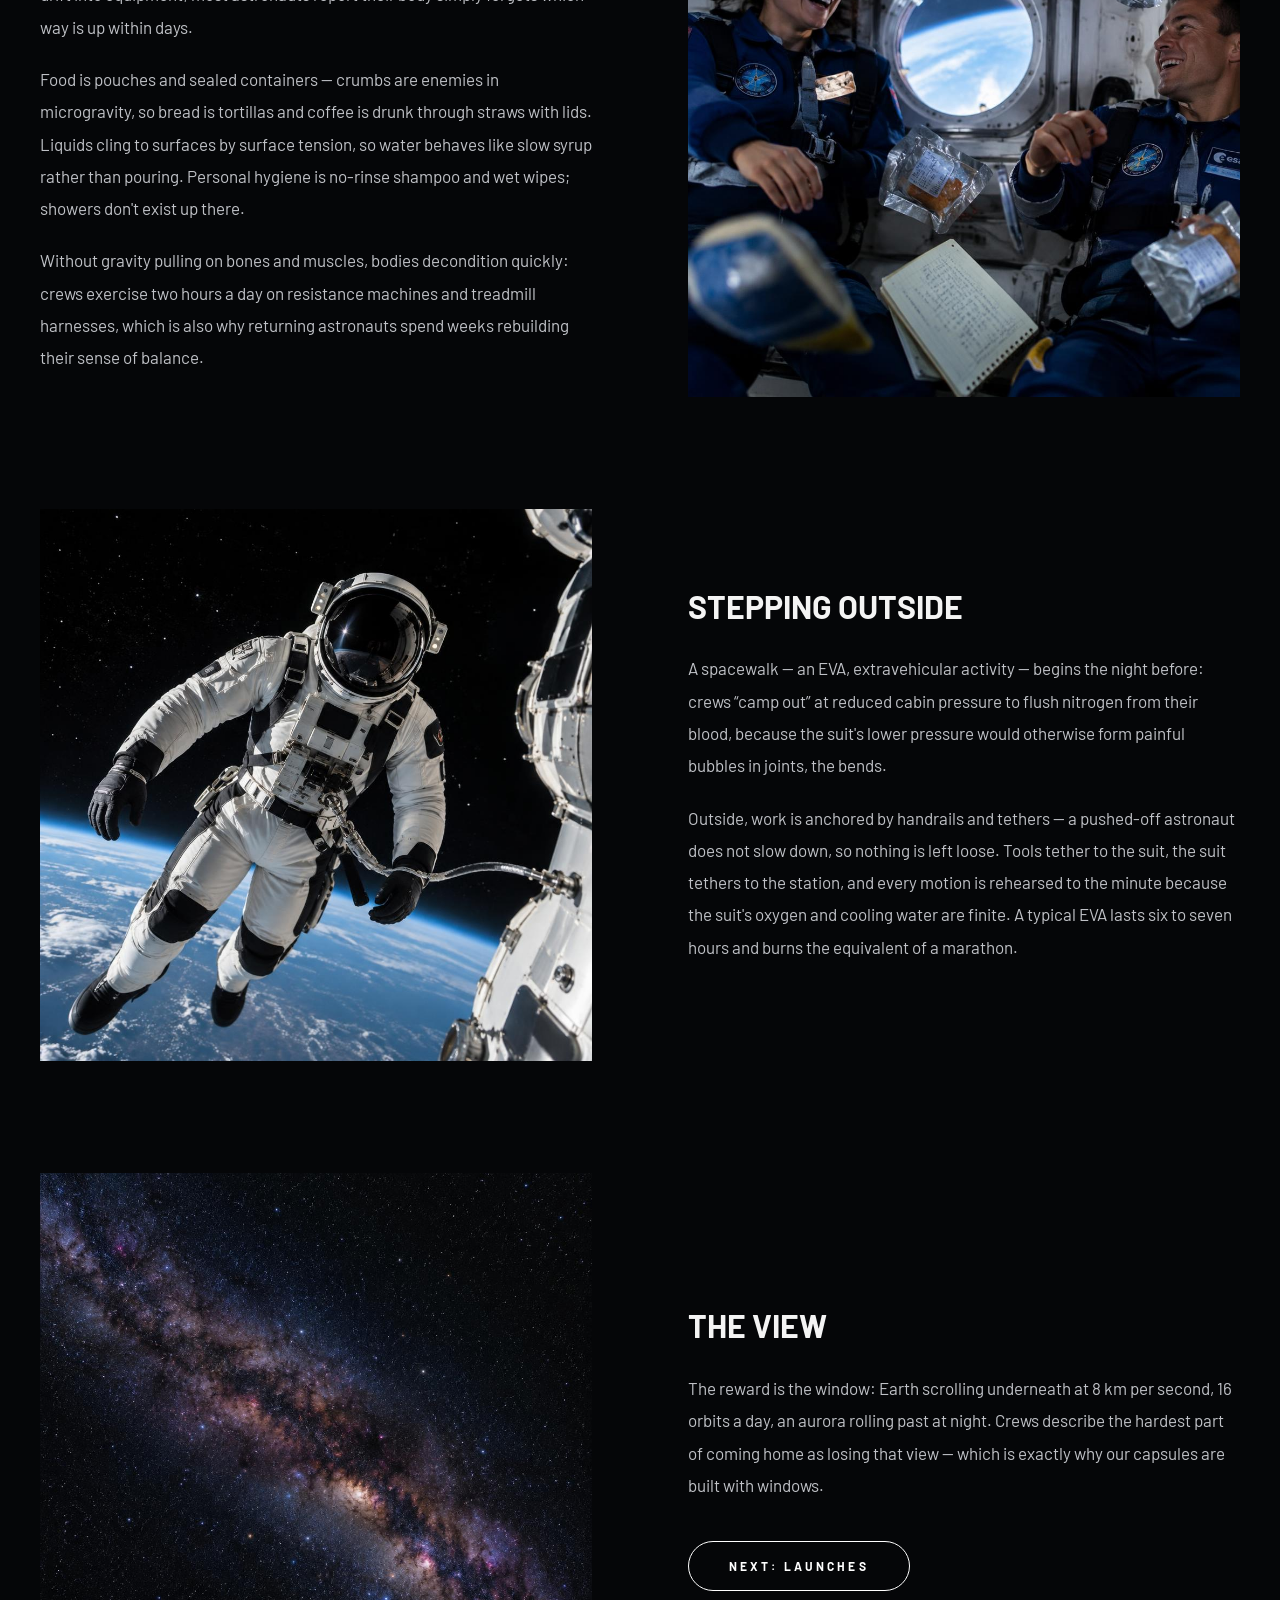
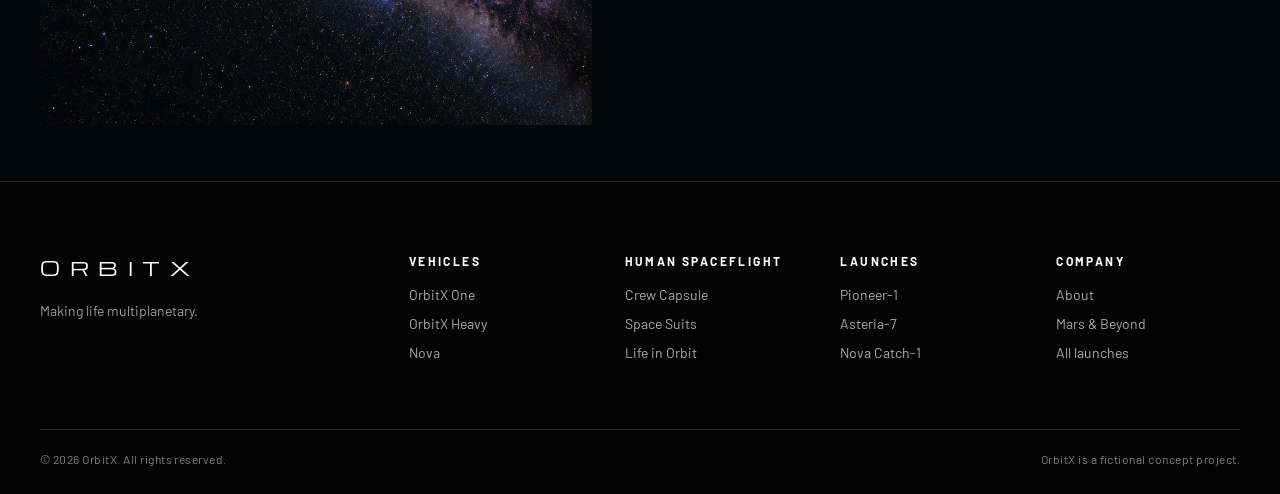
<file: life-in-orbit.html>
<!DOCTYPE html>
<html lang="en">
<head>
<meta charset="UTF-8">
<meta name="viewport" content="width=device-width, initial-scale=1">
<title>Life in Orbit | OrbitX</title>
<link rel="preconnect" href="https://fonts.googleapis.com">
<link rel="preconnect" href="https://fonts.gstatic.com" crossorigin>
<link href="https://fonts.googleapis.com/css2?family=Barlow:wght@400;500;600;700&family=Michroma&display=swap" rel="stylesheet">
<link rel="stylesheet" href="style.css">
<link rel="icon" href="data:image/svg+xml,%3Csvg xmlns=%27http://www.w3.org/2000/svg%27 viewBox=%270 0 100 100%27%3E%3Ctext y=%27.9em%27 font-size=%2790%27%3E%F0%9F%9A%80%3C/text%3E%3C/svg%3E">
</head>
<body>

<div id="navbar-placeholder"></div>

<main>

  <!-- ===== HERO ===== -->
  <section class="feature">
    <div class="feature-frame top-text">
      <img class="feature-img" src="assets/42.jpg" alt="Two astronauts looking at a tablet beside a window onto Earth" width="1920" height="1088">
      <div class="feature-content">
        <p class="eyebrow">Human Spaceflight &middot; Life in Orbit</p>
        <h1>Life in Orbit</h1>
        <p class="lead">Weightlessness is not the absence of gravity &mdash; it is falling around the planet and missing the ground. Here is what that means for every hour of a day on orbit.</p>
      </div>
    </div>
  </section>

  <!-- ===== WHY ASTRONAUTS FLOAT (image left) ===== -->
  <section class="split">
    <div class="split-media">
      <img src="assets/4.jpg" alt="Capsule with solar arrays orbiting Earth" width="1024" height="1024">
    </div>
    <div class="split-text">
      <h2>Why astronauts float</h2>
      <p>Orbit is the art of falling and missing the ground. A spacecraft at 400 km altitude is still inside 90% of Earth's gravity &mdash; what keeps it aloft is speed: 7.8 km/s sideways, so fast that the ground curves away exactly as fast as the spacecraft falls toward it.</p>
      <p>Everything inside falls together at the same rate, so nothing presses against anything else. That is weightlessness: not zero gravity, but zero relative motion between you and your surroundings. The same physics a thrown ball follows &mdash; just sustained forever.</p>
    </div>
  </section>

  <!-- ===== A DAY ABOARD (text left) ===== -->
  <section class="split reverse">
    <div class="split-media">
      <img src="assets/31.jpg" alt="Crew floating inside the station, laughing" width="1024" height="1024">
    </div>
    <div class="split-text">
      <h2>A day aboard</h2>
      <p>Crews live on Greenwich Mean Time, sixteen sunrises a day notwithstanding. Sleep means zipping into a sleeping bag strapped to a cabin wall so you don't drift into equipment; most astronauts report their body simply forgets which way is up within days.</p>
      <p>Food is pouches and sealed containers &mdash; crumbs are enemies in microgravity, so bread is tortillas and coffee is drunk through straws with lids. Liquids cling to surfaces by surface tension, so water behaves like slow syrup rather than pouring. Personal hygiene is no-rinse shampoo and wet wipes; showers don't exist up there.</p>
      <p>Without gravity pulling on bones and muscles, bodies decondition quickly: crews exercise two hours a day on resistance machines and treadmill harnesses, which is also why returning astronauts spend weeks rebuilding their sense of balance.</p>
    </div>
  </section>

  <!-- ===== STEPPING OUTSIDE (image left) ===== -->
  <section class="split">
    <div class="split-media">
      <img src="assets/34.jpg" alt="Astronaut on a spacewalk beside the station" width="1024" height="1024">
    </div>
    <div class="split-text">
      <h2>Stepping outside</h2>
      <p>A spacewalk &mdash; an EVA, extravehicular activity &mdash; begins the night before: crews &ldquo;camp out&rdquo; at reduced cabin pressure to flush nitrogen from their blood, because the suit's lower pressure would otherwise form painful bubbles in joints, the bends.</p>
      <p>Outside, work is anchored by handrails and tethers &mdash; a pushed-off astronaut does not slow down, so nothing is left loose. Tools tether to the suit, the suit tethers to the station, and every motion is rehearsed to the minute because the suit's oxygen and cooling water are finite. A typical EVA lasts six to seven hours and burns the equivalent of a marathon.</p>
    </div>
  </section>

  <!-- ===== THE VIEW (image left) ===== -->
  <section class="split">
    <div class="split-media">
      <img src="assets/29.jpg" alt="Capsule with solar arrays above Earth" width="1024" height="1024">
    </div>
    <div class="split-text">
      <h2>The view</h2>
      <p>The reward is the window: Earth scrolling underneath at 8 km per second, 16 orbits a day, an aurora rolling past at night. Crews describe the hardest part of coming home as losing that view &mdash; which is exactly why our capsules are built with windows.</p>
      <a href="pioneer-1.html" class="btn">Next: Launches</a>
    </div>
  </section>

</main>

<script src="script.js" defer></script>
</body>
</html>
</file>
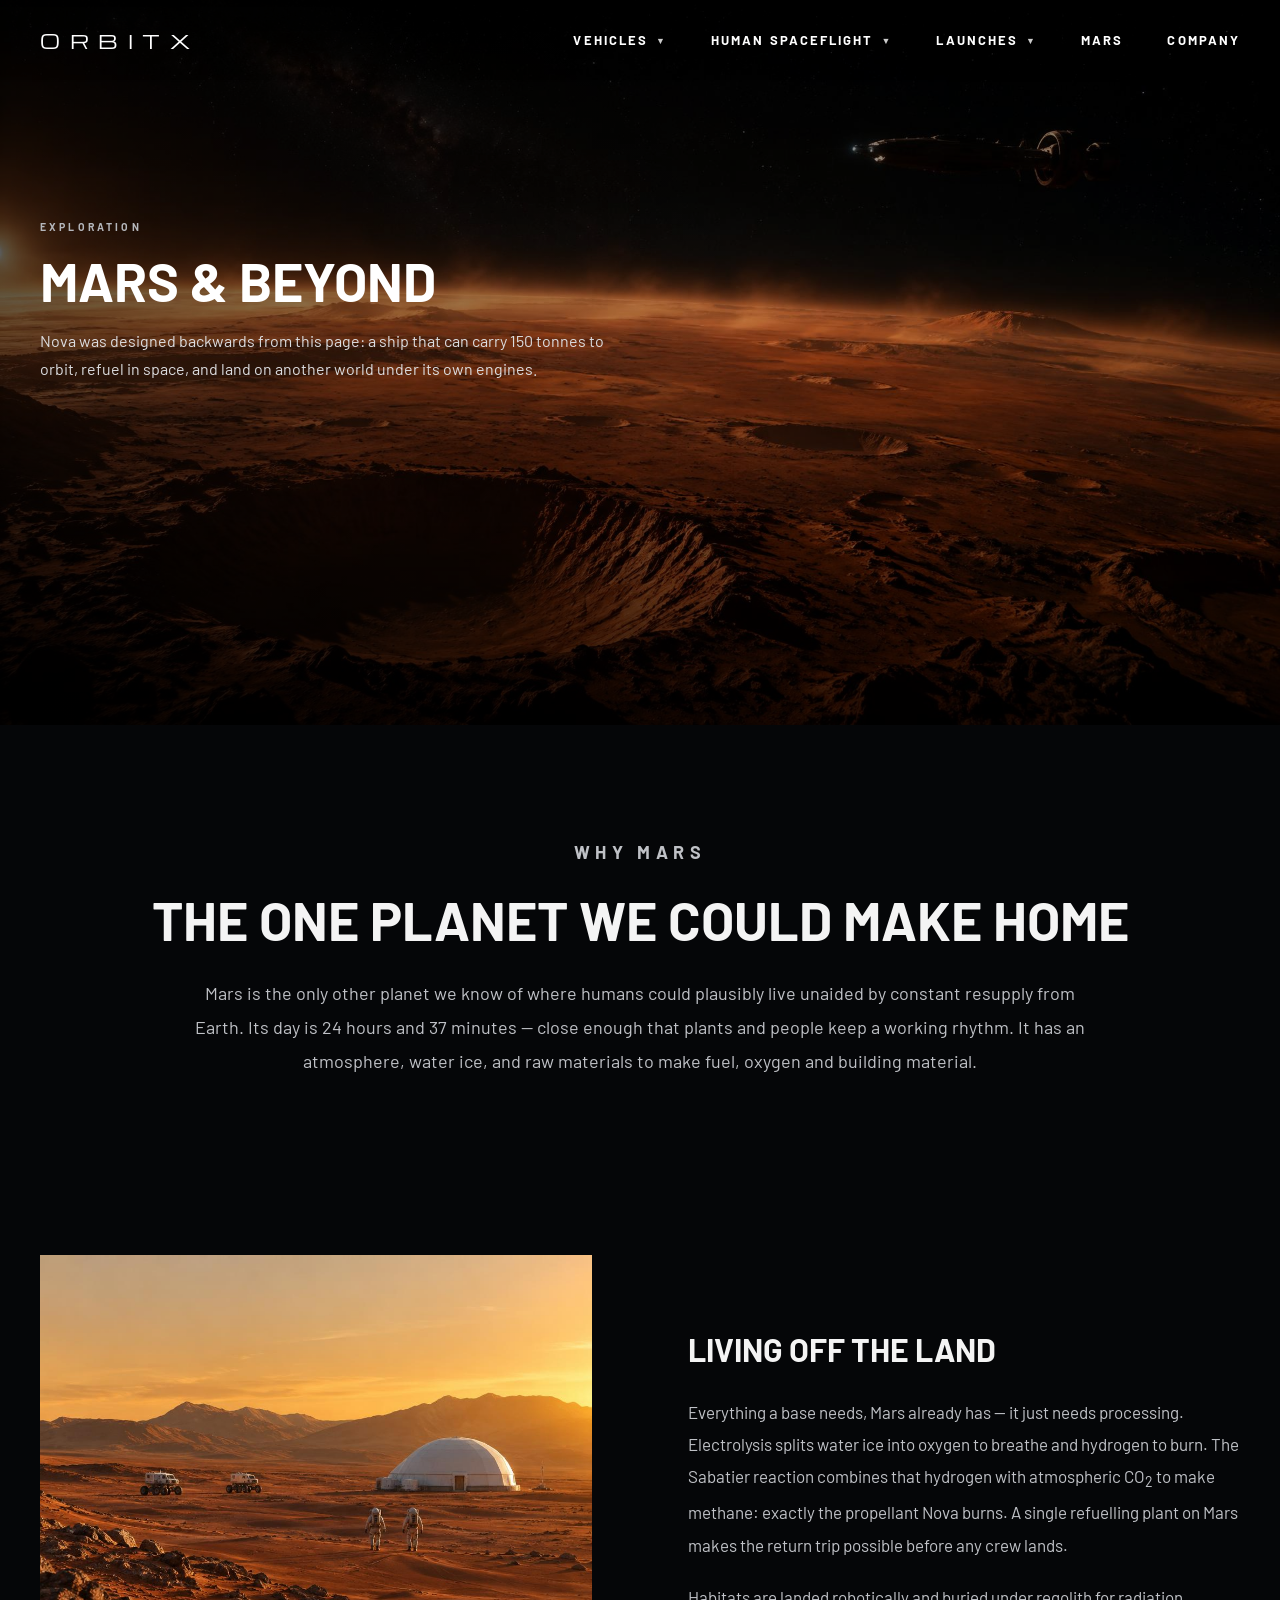
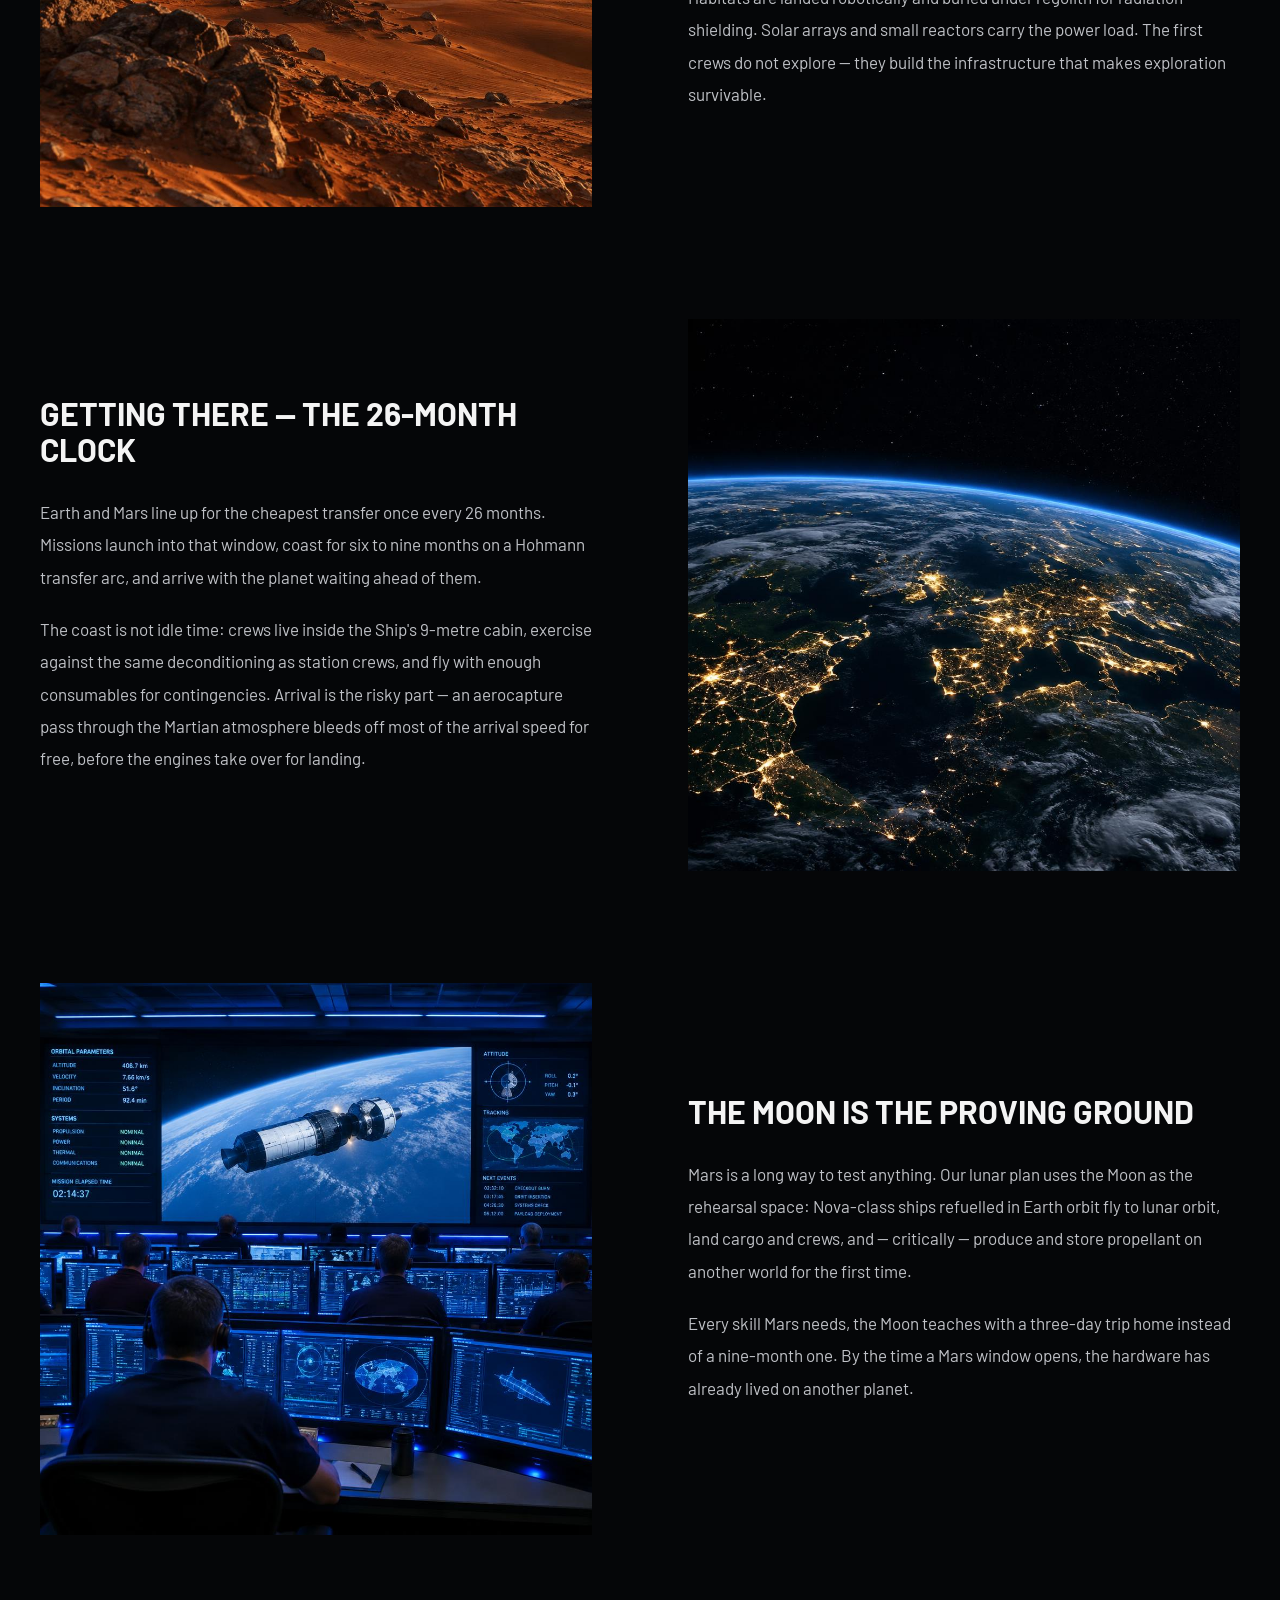
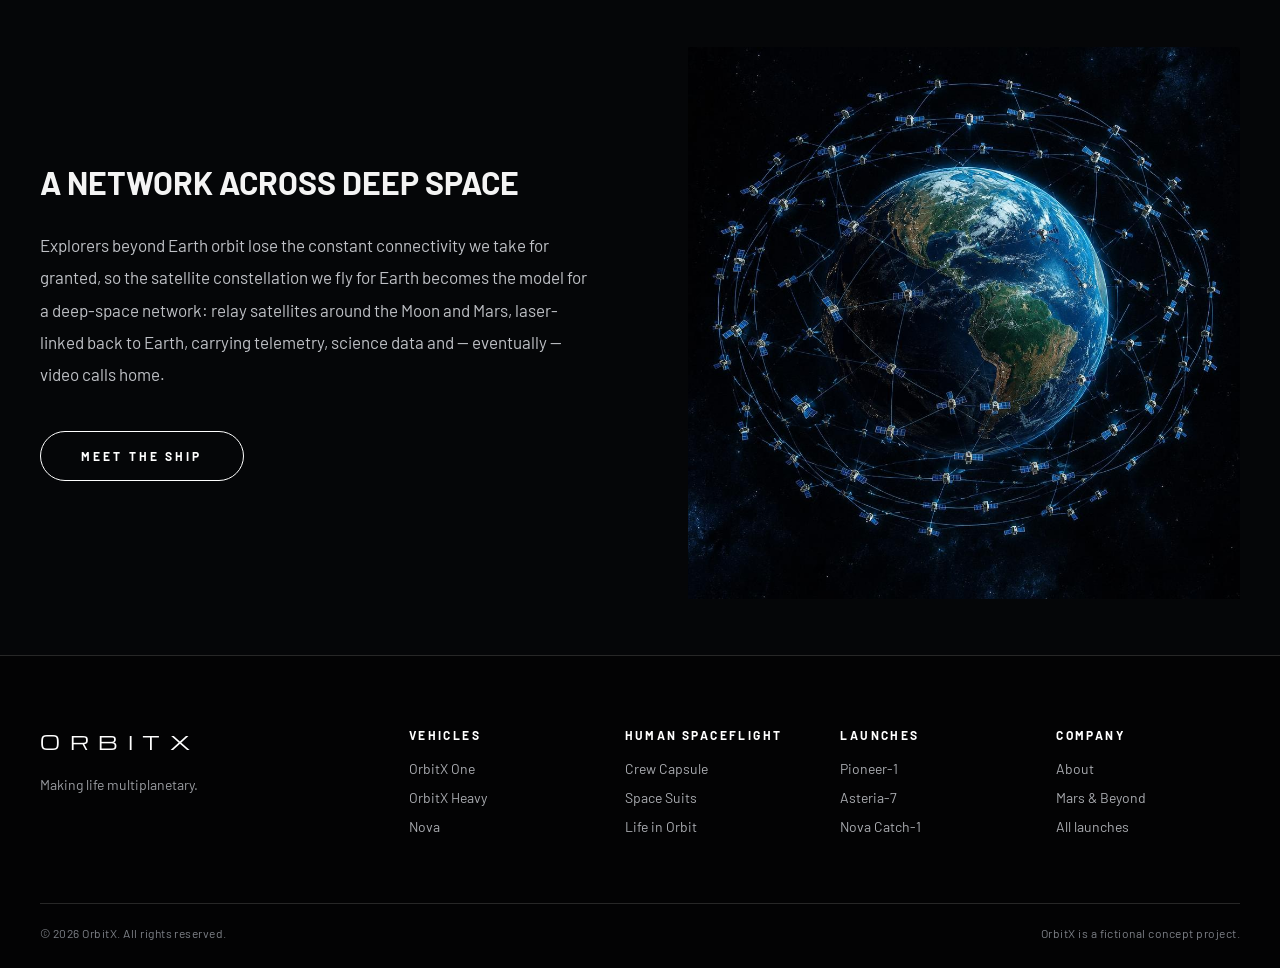
<file: mars.html>
<!DOCTYPE html>
<html lang="en">
<head>
<meta charset="UTF-8">
<meta name="viewport" content="width=device-width, initial-scale=1">
<title>Mars &amp; Beyond | OrbitX</title>
<link rel="preconnect" href="https://fonts.googleapis.com">
<link rel="preconnect" href="https://fonts.gstatic.com" crossorigin>
<link href="https://fonts.googleapis.com/css2?family=Barlow:wght@400;500;600;700&family=Michroma&display=swap" rel="stylesheet">
<link rel="stylesheet" href="style.css">
<link rel="icon" href="data:image/svg+xml,%3Csvg xmlns=%27http://www.w3.org/2000/svg%27 viewBox=%270 0 100 100%27%3E%3Ctext y=%27.9em%27 font-size=%2790%27%3E%F0%9F%9A%80%3C/text%3E%3C/svg%3E">
</head>
<body>

<div id="navbar-placeholder"></div>

<main>

  <!-- ===== HERO ===== -->
  <section class="feature">
    <div class="feature-frame top-text">
      <img class="feature-img" src="assets/44.jpg" alt="Astronauts, rovers and a habitat dome on the surface of Mars" width="1920" height="1088">
      <div class="feature-content">
        <p class="eyebrow">Exploration</p>
        <h1>Mars &amp; Beyond</h1>
        <p class="lead">Nova was designed backwards from this page: a ship that can carry 150 tonnes to orbit, refuel in space, and land on another world under its own engines.</p>
      </div>
    </div>
  </section>

  <!-- ===== INTRO (centered) ===== -->
  <section class="intro">
    <div class="intro-inner">
      <p class="eyebrow">Why Mars</p>
      <h2>The one planet we could make home</h2>
      <p>Mars is the only other planet we know of where humans could plausibly live unaided by constant resupply from Earth. Its day is 24 hours and 37 minutes &mdash; close enough that plants and people keep a working rhythm. It has an atmosphere, water ice, and raw materials to make fuel, oxygen and building material.</p>
    </div>
  </section>

  <!-- ===== LIVING OFF THE LAND (image left) ===== -->
  <section class="split">
    <div class="split-media">
      <img src="assets/47.jpg" alt="Habitat dome and rovers on the Martian surface at sunset" width="1024" height="1024">
    </div>
    <div class="split-text">
      <h2>Living off the land</h2>
      <p>Everything a base needs, Mars already has &mdash; it just needs processing. Electrolysis splits water ice into oxygen to breathe and hydrogen to burn. The Sabatier reaction combines that hydrogen with atmospheric CO<sub>2</sub> to make methane: exactly the propellant Nova burns. A single refuelling plant on Mars makes the return trip possible before any crew lands.</p>
      <p>Habitats are landed robotically and buried under regolith for radiation shielding. Solar arrays and small reactors carry the power load. The first crews do not explore &mdash; they build the infrastructure that makes exploration survivable.</p>
    </div>
  </section>

  <!-- ===== 26-MONTH CLOCK (text left) ===== -->
  <section class="split reverse">
    <div class="split-media">
      <img src="assets/8.jpg" alt="Earth at night seen from orbit" width="1024" height="1024">
    </div>
    <div class="split-text">
      <h2>Getting there &mdash; the 26-month clock</h2>
      <p>Earth and Mars line up for the cheapest transfer once every 26 months. Missions launch into that window, coast for six to nine months on a Hohmann transfer arc, and arrive with the planet waiting ahead of them.</p>
      <p>The coast is not idle time: crews live inside the Ship's 9-metre cabin, exercise against the same deconditioning as station crews, and fly with enough consumables for contingencies. Arrival is the risky part &mdash; an aerocapture pass through the Martian atmosphere bleeds off most of the arrival speed for free, before the engines take over for landing.</p>
    </div>
  </section>

  <!-- ===== THE MOON (image left) ===== -->
  <section class="split">
    <div class="split-media">
      <img src="assets/35.jpg" alt="Lunar lander and astronaut on the Moon with Earth in the sky" width="1024" height="1024">
    </div>
    <div class="split-text">
      <h2>The Moon is the proving ground</h2>
      <p>Mars is a long way to test anything. Our lunar plan uses the Moon as the rehearsal space: Nova-class ships refuelled in Earth orbit fly to lunar orbit, land cargo and crews, and &mdash; critically &mdash; produce and store propellant on another world for the first time.</p>
      <p>Every skill Mars needs, the Moon teaches with a three-day trip home instead of a nine-month one. By the time a Mars window opens, the hardware has already lived on another planet.</p>
    </div>
  </section>

  <!-- ===== DEEP SPACE NETWORK (text left) ===== -->
  <section class="split reverse">
    <div class="split-media">
      <img src="assets/48.jpg" alt="Satellite constellation linked around Earth" width="1024" height="1024">
    </div>
    <div class="split-text">
      <h2>A network across deep space</h2>
      <p>Explorers beyond Earth orbit lose the constant connectivity we take for granted, so the satellite constellation we fly for Earth becomes the model for a deep-space network: relay satellites around the Moon and Mars, laser-linked back to Earth, carrying telemetry, science data and &mdash; eventually &mdash; video calls home.</p>
      <a href="nova.html" class="btn">Meet the Ship</a>
    </div>
  </section>

</main>

<script src="script.js" defer></script>
</body>
</html>
</file>
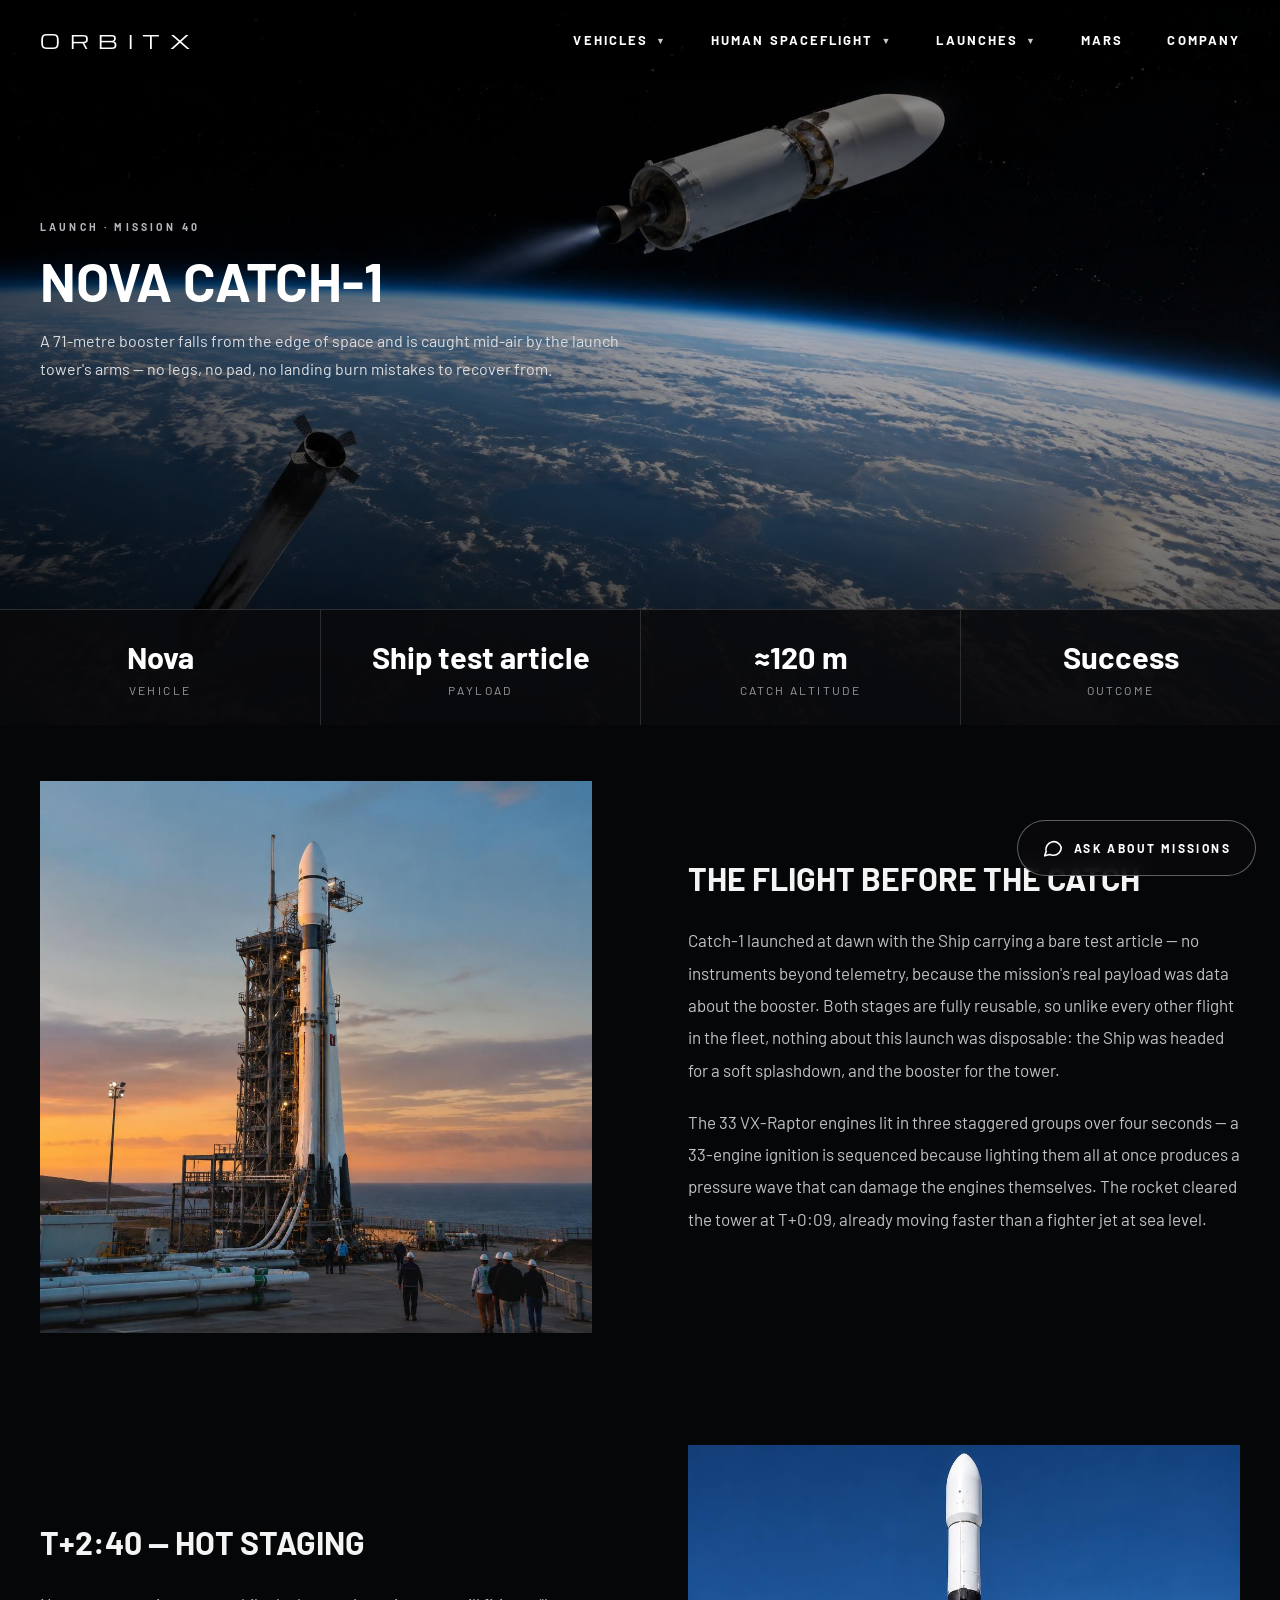
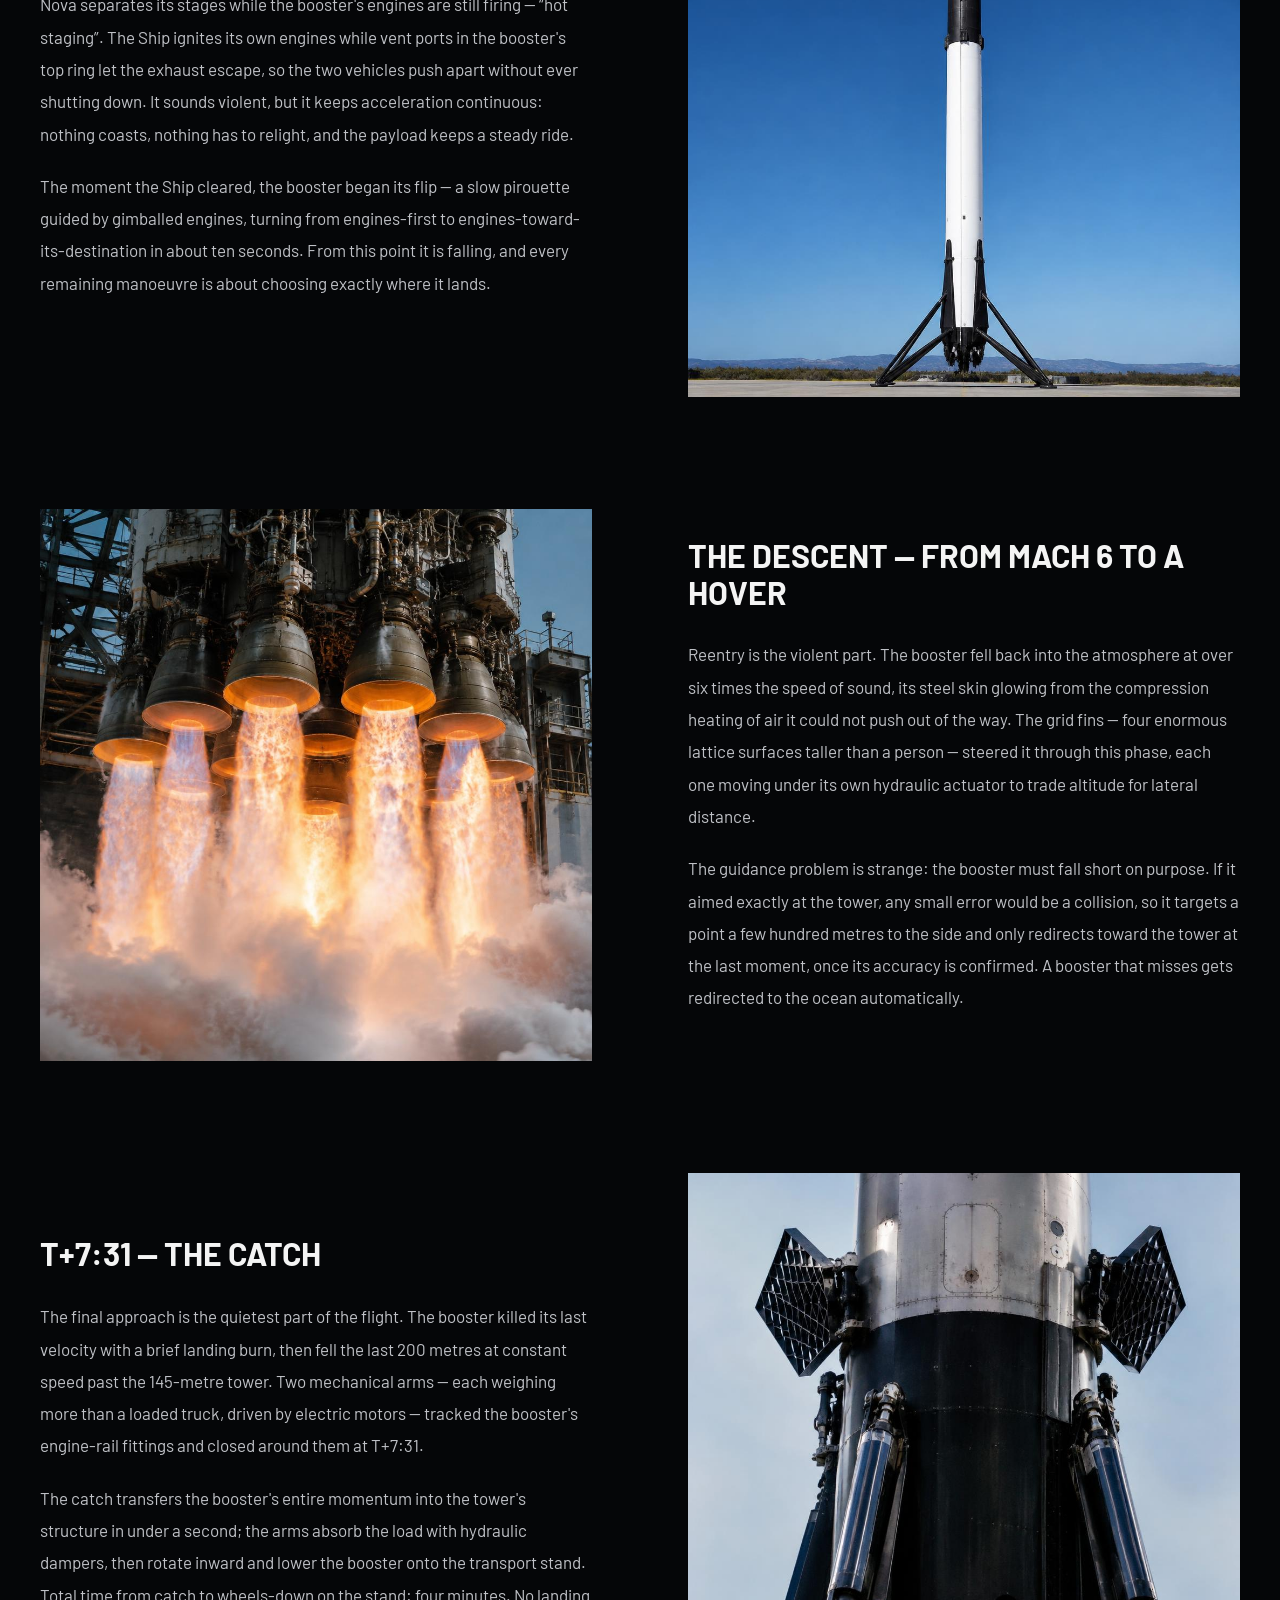
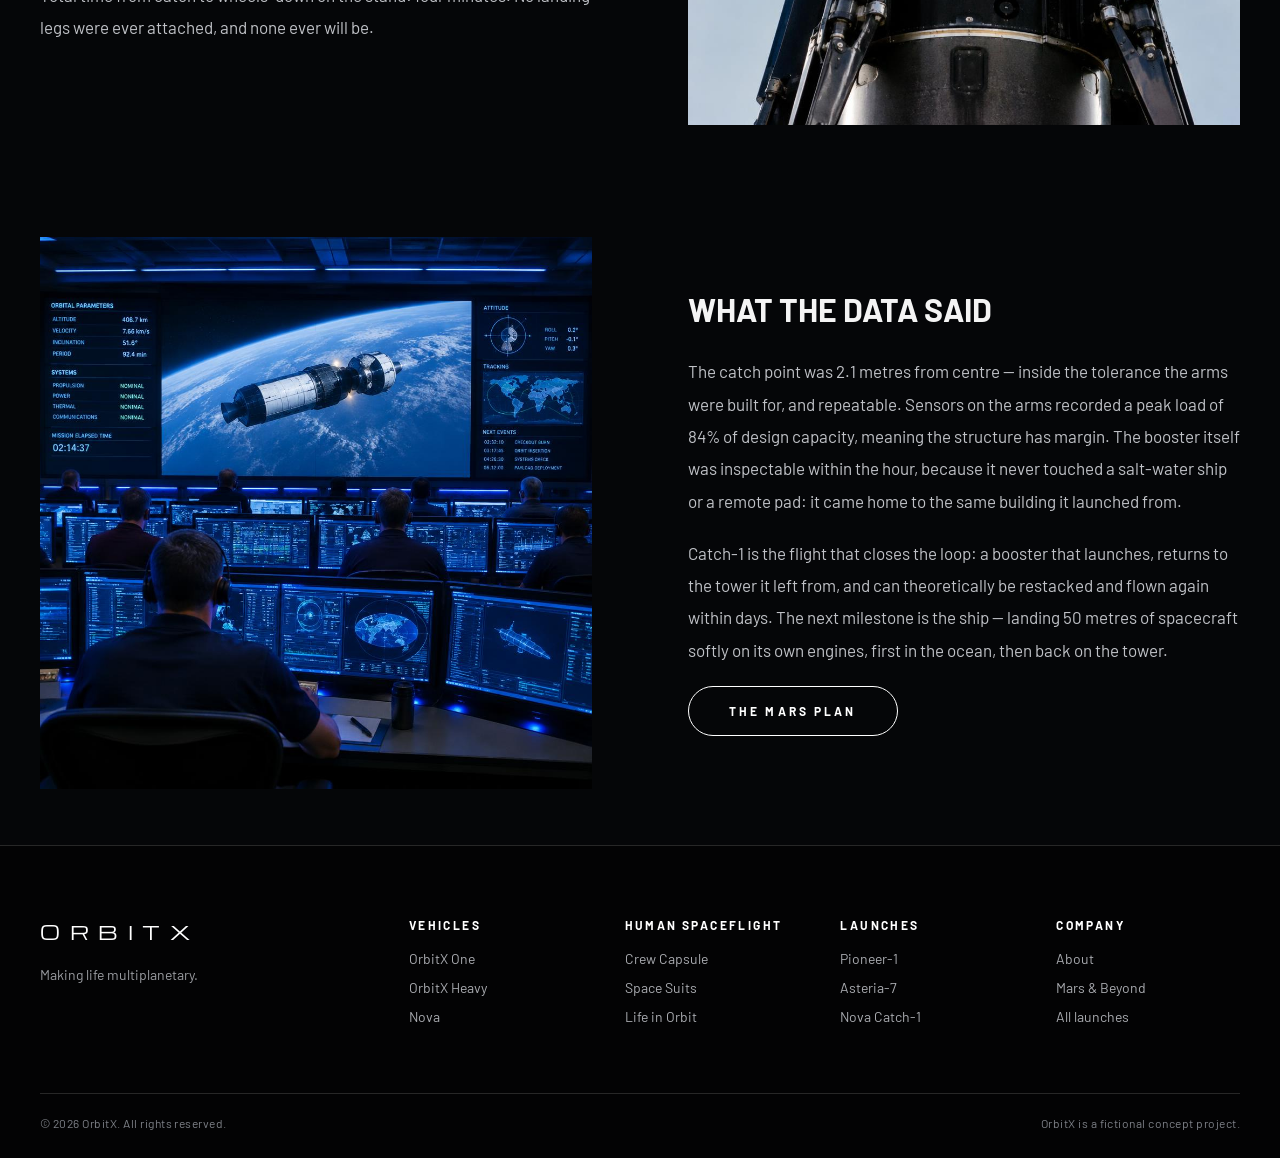
<file: nova-catch-1.html>
<!DOCTYPE html>
<html lang="en">
<head>
<meta charset="UTF-8">
<meta name="viewport" content="width=device-width, initial-scale=1">
<title>Nova Catch-1 | OrbitX</title>
<link rel="preconnect" href="https://fonts.googleapis.com">
<link rel="preconnect" href="https://fonts.gstatic.com" crossorigin>
<link href="https://fonts.googleapis.com/css2?family=Barlow:wght@400;500;600;700&family=Michroma&display=swap" rel="stylesheet">
<link rel="stylesheet" href="style.css">
<link rel="icon" href="data:image/svg+xml,%3Csvg xmlns=%27http://www.w3.org/2000/svg%27 viewBox=%270 0 100 100%27%3E%3Ctext y=%27.9em%27 font-size=%2790%27%3E%F0%9F%9A%80%3C/text%3E%3C/svg%3E">
</head>
<body data-mission="nova-catch-1">

<div id="navbar-placeholder"></div>

<main>

  <!-- ===== HERO ===== -->
  <section class="feature">
    <div class="feature-frame has-stats">
      <img class="feature-img" src="assets/41.jpg" alt="Nova booster beside the launch tower at dusk" width="1920" height="1088">
      <div class="feature-content">
        <p class="eyebrow">Launch &middot; Mission 40</p>
        <h1>Nova Catch-1</h1>
        <p class="lead">A 71-metre booster falls from the edge of space and is caught mid-air by the launch tower's arms &mdash; no legs, no pad, no landing burn mistakes to recover from.</p>
      </div>
      <div class="stats-bar">
        <div class="stat"><strong>Nova</strong><span>Vehicle</span></div>
        <div class="stat"><strong>Ship test article</strong><span>Payload</span></div>
        <div class="stat"><strong>&asymp;120 m</strong><span>Catch altitude</span></div>
        <div class="stat"><strong>Success</strong><span>Outcome</span></div>
      </div>
    </div>
  </section>

  <!-- ===== FLIGHT BEFORE THE CATCH (image left) ===== -->
  <section class="split">
    <div class="split-media">
      <img src="assets/22.jpg" alt="Nova stack standing against a blue sky" width="1024" height="1024">
    </div>
    <div class="split-text">
      <h2>The flight before the catch</h2>
      <p>Catch-1 launched at dawn with the Ship carrying a bare test article &mdash; no instruments beyond telemetry, because the mission's real payload was data about the booster. Both stages are fully reusable, so unlike every other flight in the fleet, nothing about this launch was disposable: the Ship was headed for a soft splashdown, and the booster for the tower.</p>
      <p>The 33 VX-Raptor engines lit in three staggered groups over four seconds &mdash; a 33-engine ignition is sequenced because lighting them all at once produces a pressure wave that can damage the engines themselves. The rocket cleared the tower at T+0:09, already moving faster than a fighter jet at sea level.</p>
    </div>
  </section>

  <!-- ===== HOT STAGING (text left) ===== -->
  <section class="split reverse">
    <div class="split-media">
      <img src="assets/24.jpg" alt="Engine cluster firing at stage separation" width="1024" height="1024">
    </div>
    <div class="split-text">
      <h2>T+2:40 &mdash; hot staging</h2>
      <p>Nova separates its stages while the booster's engines are still firing &mdash; &ldquo;hot staging&rdquo;. The Ship ignites its own engines while vent ports in the booster's top ring let the exhaust escape, so the two vehicles push apart without ever shutting down. It sounds violent, but it keeps acceleration continuous: nothing coasts, nothing has to relight, and the payload keeps a steady ride.</p>
      <p>The moment the Ship cleared, the booster began its flip &mdash; a slow pirouette guided by gimballed engines, turning from engines-first to engines-toward-its-destination in about ten seconds. From this point it is falling, and every remaining manoeuvre is about choosing exactly where it lands.</p>
    </div>
  </section>

  <!-- ===== THE DESCENT (image left) ===== -->
  <section class="split">
    <div class="split-media">
      <img src="assets/9.jpg" alt="Glowing reentry seen through a capsule window" width="1024" height="1024">
    </div>
    <div class="split-text">
      <h2>The descent &mdash; from Mach 6 to a hover</h2>
      <p>Reentry is the violent part. The booster fell back into the atmosphere at over six times the speed of sound, its steel skin glowing from the compression heating of air it could not push out of the way. The grid fins &mdash; four enormous lattice surfaces taller than a person &mdash; steered it through this phase, each one moving under its own hydraulic actuator to trade altitude for lateral distance.</p>
      <p>The guidance problem is strange: the booster must fall short on purpose. If it aimed exactly at the tower, any small error would be a collision, so it targets a point a few hundred metres to the side and only redirects toward the tower at the last moment, once its accuracy is confirmed. A booster that misses gets redirected to the ocean automatically.</p>
    </div>
  </section>

  <!-- ===== THE CATCH (text left) ===== -->
  <section class="split reverse">
    <div class="split-media">
      <img src="assets/12.jpg" alt="Grid fins and hydraulic actuators on the booster" width="1024" height="1024">
    </div>
    <div class="split-text">
      <h2>T+7:31 &mdash; the catch</h2>
      <p>The final approach is the quietest part of the flight. The booster killed its last velocity with a brief landing burn, then fell the last 200 metres at constant speed past the 145-metre tower. Two mechanical arms &mdash; each weighing more than a loaded truck, driven by electric motors &mdash; tracked the booster's engine-rail fittings and closed around them at T+7:31.</p>
      <p>The catch transfers the booster's entire momentum into the tower's structure in under a second; the arms absorb the load with hydraulic dampers, then rotate inward and lower the booster onto the transport stand. Total time from catch to wheels-down on the stand: four minutes. No landing legs were ever attached, and none ever will be.</p>
    </div>
  </section>

  <!-- ===== WHAT THE DATA SAID (image left) ===== -->
  <section class="split">
    <div class="split-media">
      <img src="assets/35.jpg" alt="Mission control screens showing the catch data" width="1024" height="1024">
    </div>
    <div class="split-text">
      <h2>What the data said</h2>
      <p>The catch point was 2.1 metres from centre &mdash; inside the tolerance the arms were built for, and repeatable. Sensors on the arms recorded a peak load of 84% of design capacity, meaning the structure has margin. The booster itself was inspectable within the hour, because it never touched a salt-water ship or a remote pad: it came home to the same building it launched from.</p>
      <p>Catch-1 is the flight that closes the loop: a booster that launches, returns to the tower it left from, and can theoretically be restacked and flown again within days. The next milestone is the ship &mdash; landing 50 metres of spacecraft softly on its own engines, first in the ocean, then back on the tower.</p>
      <div class="btn-row">
        <a href="mars.html" class="btn">The Mars Plan</a>
      </div>
    </div>
  </section>

</main>

<script src="script.js" defer></script>
<!-- Ask about missions (side chat assistant) -->
<script src="mission-chat.js" defer></script>
</body>
</html>
</file>
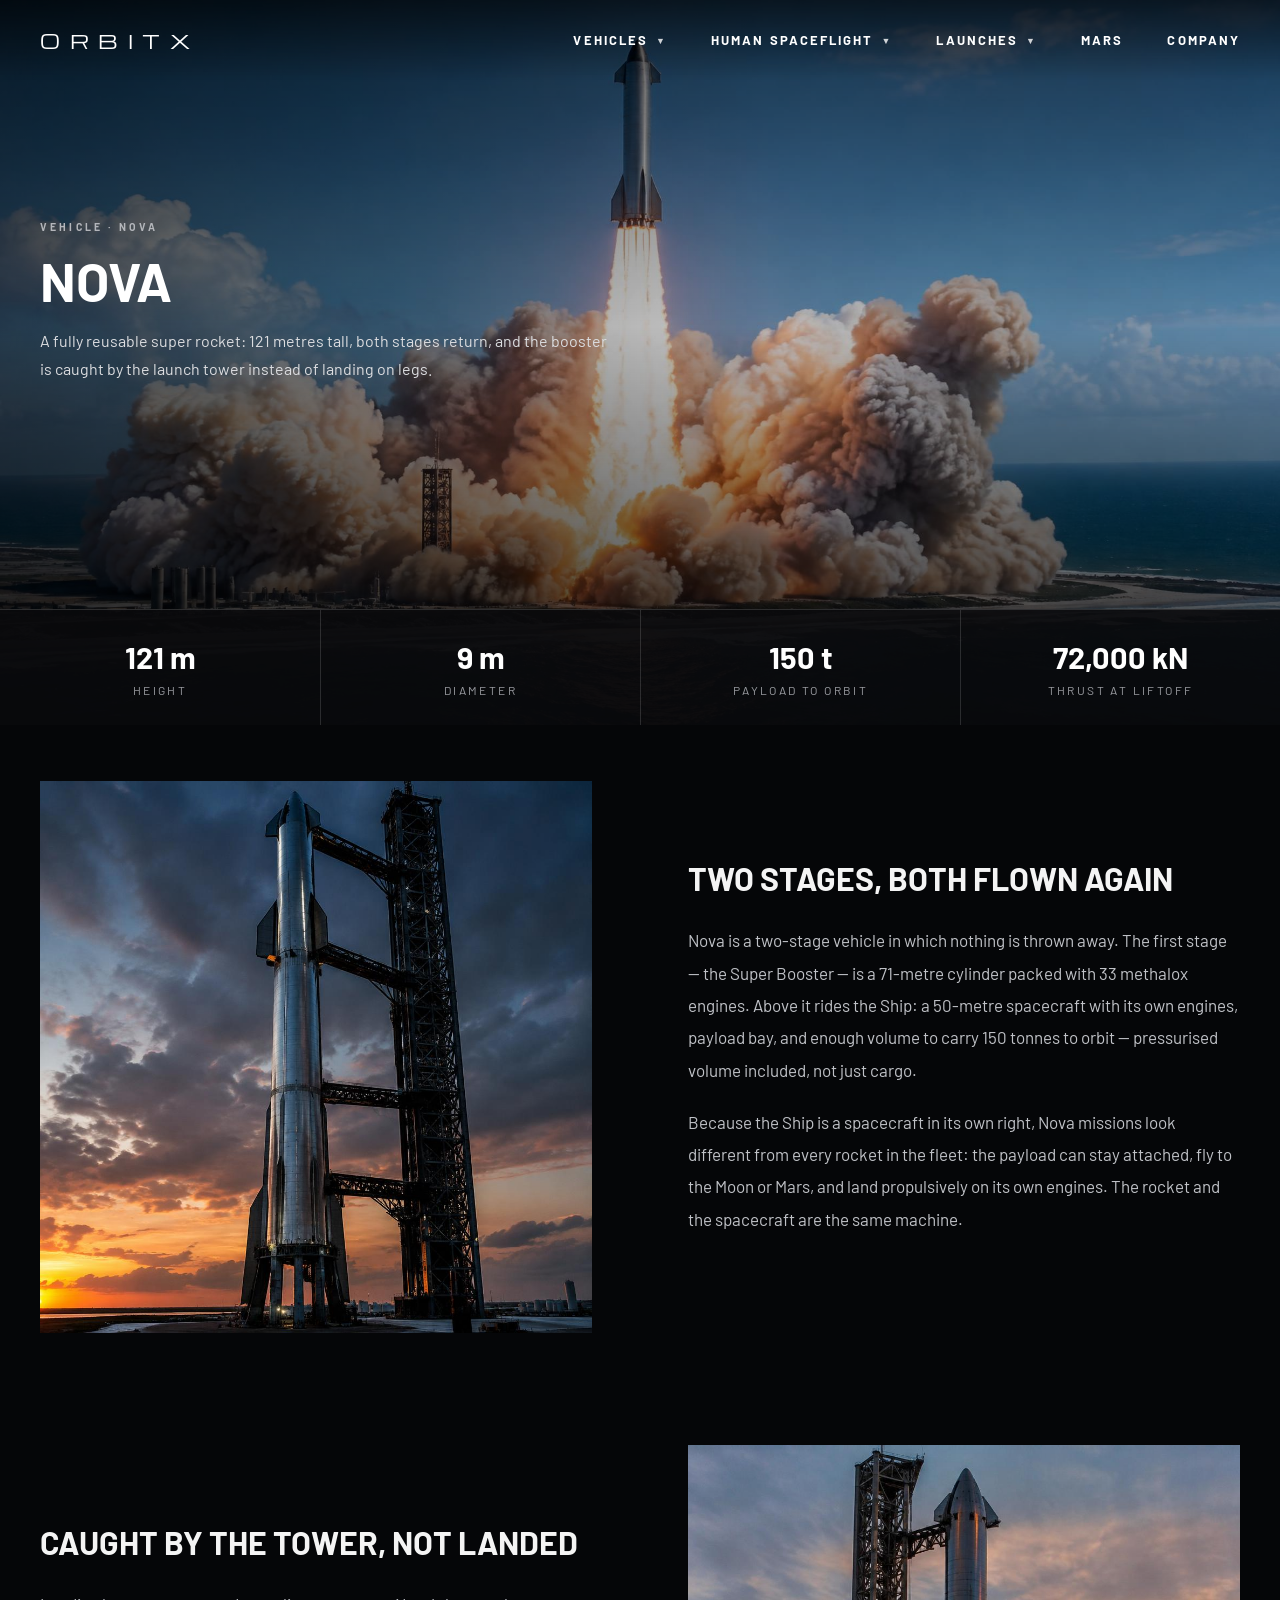
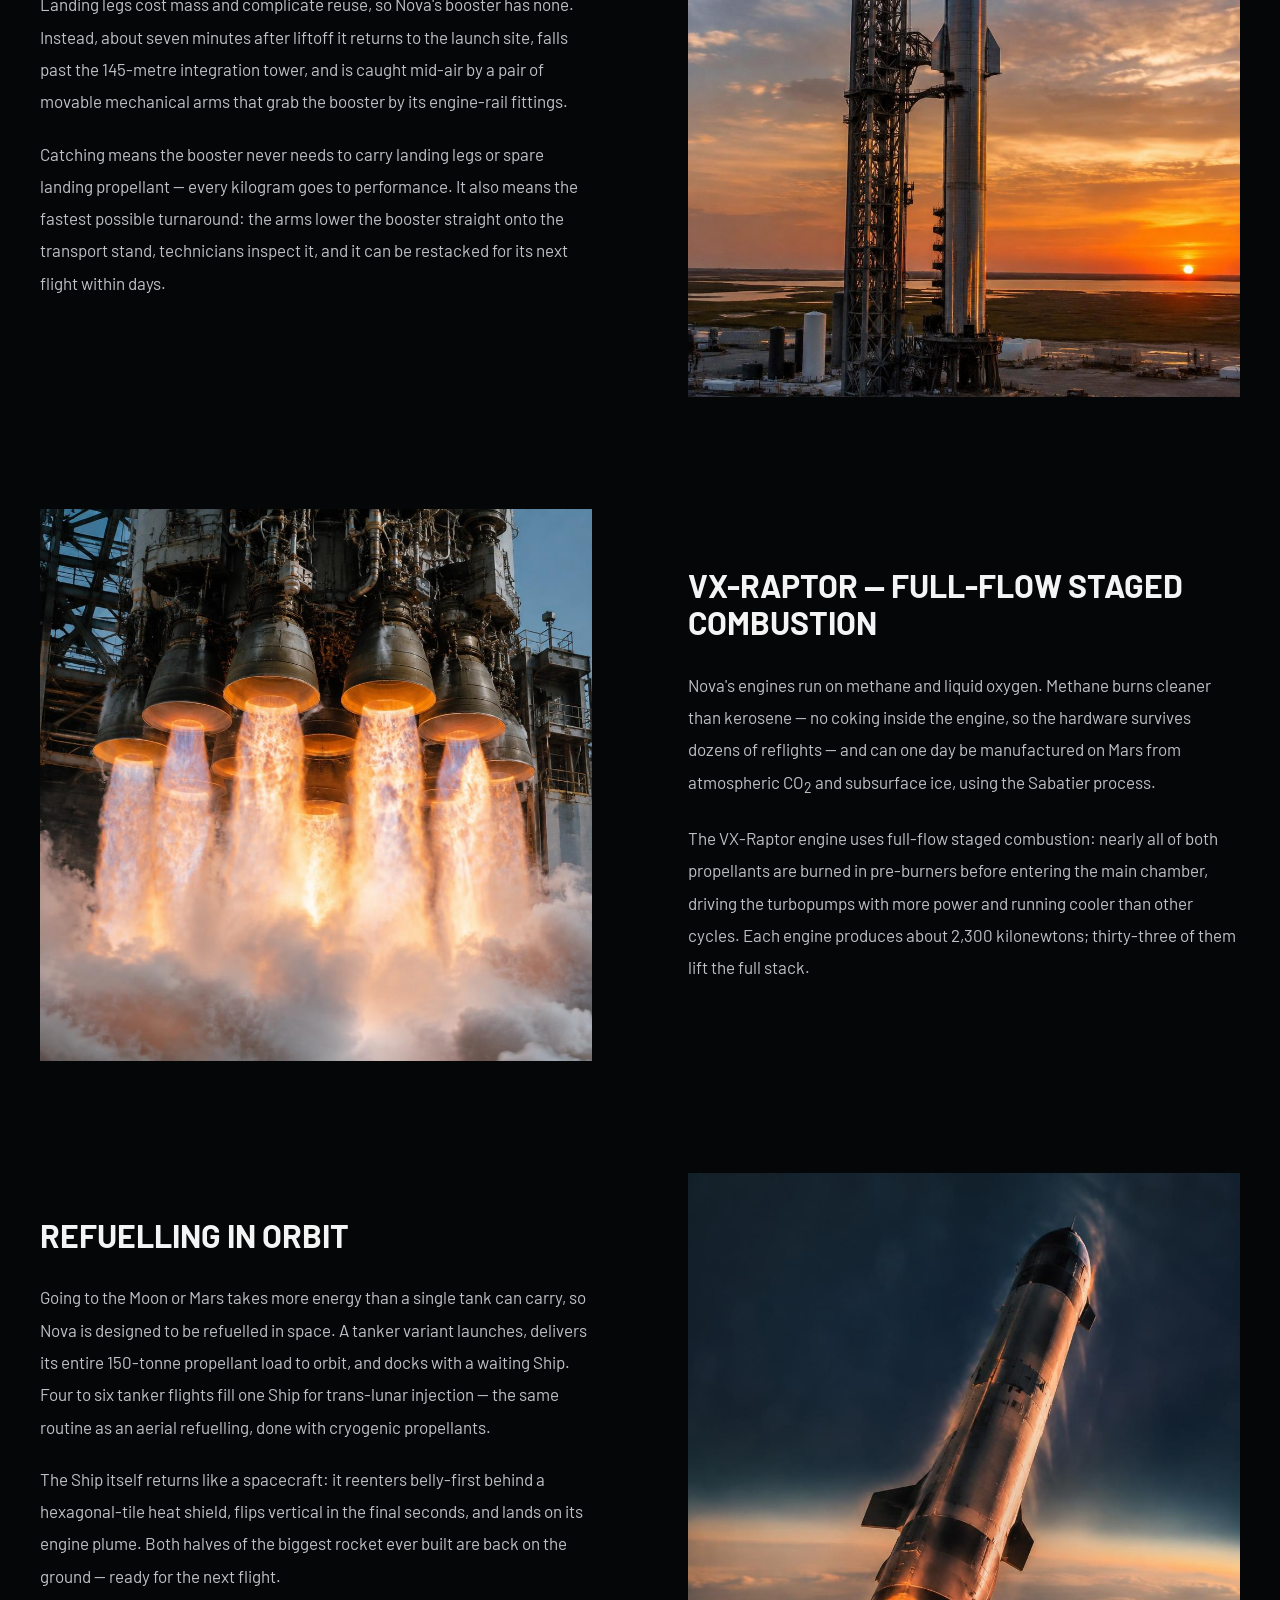
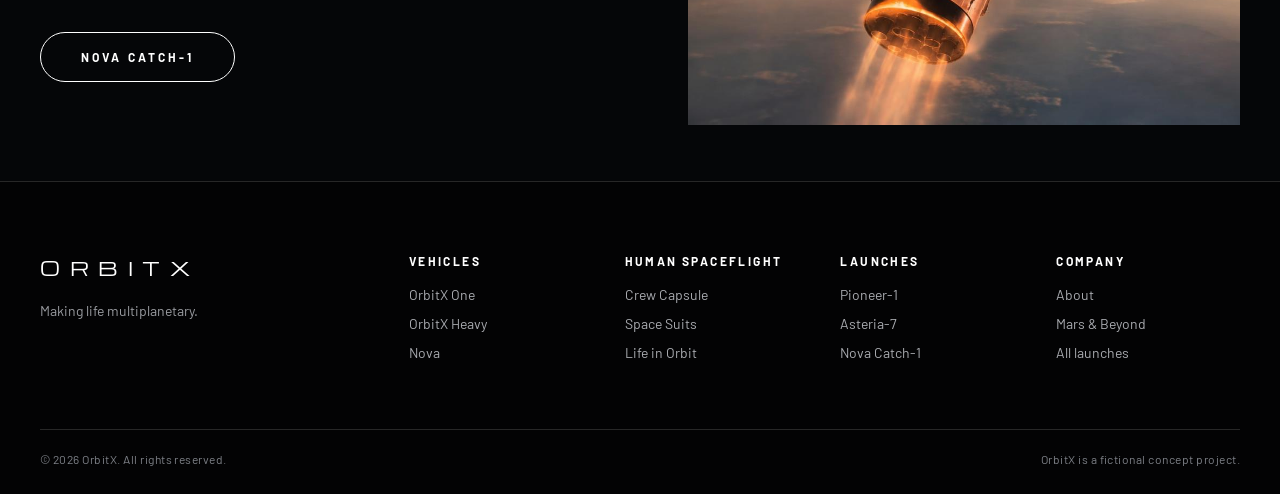
<file: nova.html>
<!DOCTYPE html>
<html lang="en">
<head>
<meta charset="UTF-8">
<meta name="viewport" content="width=device-width, initial-scale=1">
<title>Nova | OrbitX</title>
<link rel="preconnect" href="https://fonts.googleapis.com">
<link rel="preconnect" href="https://fonts.gstatic.com" crossorigin>
<link href="https://fonts.googleapis.com/css2?family=Barlow:wght@400;500;600;700&family=Michroma&display=swap" rel="stylesheet">
<link rel="stylesheet" href="style.css">
<link rel="icon" href="data:image/svg+xml,%3Csvg xmlns=%27http://www.w3.org/2000/svg%27 viewBox=%270 0 100 100%27%3E%3Ctext y=%27.9em%27 font-size=%2790%27%3E%F0%9F%9A%80%3C/text%3E%3C/svg%3E">
</head>
<body>

<div id="navbar-placeholder"></div>

<main>

  <!-- ===== HERO ===== -->
  <section class="feature">
    <div class="feature-frame has-stats">
      <img class="feature-img" src="assets/36.jpg" alt="Nova on the launch tower at dusk" width="1920" height="1088">
      <div class="feature-content">
        <p class="eyebrow">Vehicle &middot; Nova</p>
        <h1>Nova</h1>
        <p class="lead">A fully reusable super rocket: 121 metres tall, both stages return, and the booster is caught by the launch tower instead of landing on legs.</p>
      </div>
      <div class="stats-bar">
        <div class="stat"><strong>121 m</strong><span>Height</span></div>
        <div class="stat"><strong>9 m</strong><span>Diameter</span></div>
        <div class="stat"><strong>150 t</strong><span>Payload to orbit</span></div>
        <div class="stat"><strong>72,000 kN</strong><span>Thrust at liftoff</span></div>
      </div>
    </div>
  </section>

  <!-- ===== TWO STAGES (image left) ===== -->
  <section class="split">
    <div class="split-media">
      <img src="assets/30.jpg" alt="Nova stack standing against a blue sky" width="1024" height="1024">
    </div>
    <div class="split-text">
      <h2>Two stages, both flown again</h2>
      <p>Nova is a two-stage vehicle in which nothing is thrown away. The first stage &mdash; the Super Booster &mdash; is a 71-metre cylinder packed with 33 methalox engines. Above it rides the Ship: a 50-metre spacecraft with its own engines, payload bay, and enough volume to carry 150 tonnes to orbit &mdash; pressurised volume included, not just cargo.</p>
      <p>Because the Ship is a spacecraft in its own right, Nova missions look different from every rocket in the fleet: the payload can stay attached, fly to the Moon or Mars, and land propulsively on its own engines. The rocket and the spacecraft are the same machine.</p>
    </div>
  </section>

  <!-- ===== CAUGHT BY THE TOWER (text left) ===== -->
  <section class="split reverse">
    <div class="split-media">
      <img src="assets/20.jpg" alt="Booster beside the launch tower at sunset" width="1024" height="1024">
    </div>
    <div class="split-text">
      <h2>Caught by the tower, not landed</h2>
      <p>Landing legs cost mass and complicate reuse, so Nova's booster has none. Instead, about seven minutes after liftoff it returns to the launch site, falls past the 145-metre integration tower, and is caught mid-air by a pair of movable mechanical arms that grab the booster by its engine-rail fittings.</p>
      <p>Catching means the booster never needs to carry landing legs or spare landing propellant &mdash; every kilogram goes to performance. It also means the fastest possible turnaround: the arms lower the booster straight onto the transport stand, technicians inspect it, and it can be restacked for its next flight within days.</p>
    </div>
  </section>

  <!-- ===== VX-RAPTOR (image left) ===== -->
  <section class="split">
    <div class="split-media">
      <img src="assets/9.jpg" alt="Engine cluster firing on the test stand" width="1024" height="1024">
    </div>
    <div class="split-text">
      <h2>VX-Raptor &mdash; full-flow staged combustion</h2>
      <p>Nova's engines run on methane and liquid oxygen. Methane burns cleaner than kerosene &mdash; no coking inside the engine, so the hardware survives dozens of reflights &mdash; and can one day be manufactured on Mars from atmospheric CO<sub>2</sub> and subsurface ice, using the Sabatier process.</p>
      <p>The VX-Raptor engine uses full-flow staged combustion: nearly all of both propellants are burned in pre-burners before entering the main chamber, driving the turbopumps with more power and running cooler than other cycles. Each engine produces about 2,300 kilonewtons; thirty-three of them lift the full stack.</p>
    </div>
  </section>

  <!-- ===== REFUELLING IN ORBIT (text left) ===== -->
  <section class="split reverse">
    <div class="split-media">
      <img src="assets/1.jpg" alt="Ship reentering the atmosphere with glowing engines" width="1024" height="1024">
    </div>
    <div class="split-text">
      <h2>Refuelling in orbit</h2>
      <p>Going to the Moon or Mars takes more energy than a single tank can carry, so Nova is designed to be refuelled in space. A tanker variant launches, delivers its entire 150-tonne propellant load to orbit, and docks with a waiting Ship. Four to six tanker flights fill one Ship for trans-lunar injection &mdash; the same routine as an aerial refuelling, done with cryogenic propellants.</p>
      <p>The Ship itself returns like a spacecraft: it reenters belly-first behind a hexagonal-tile heat shield, flips vertical in the final seconds, and lands on its engine plume. Both halves of the biggest rocket ever built are back on the ground &mdash; ready for the next flight.</p>
      <a href="nova-catch-1.html" class="btn">Nova catch-1</a>
    </div>
  </section>

</main>

<script src="script.js" defer></script>
</body>
</html>
</file>
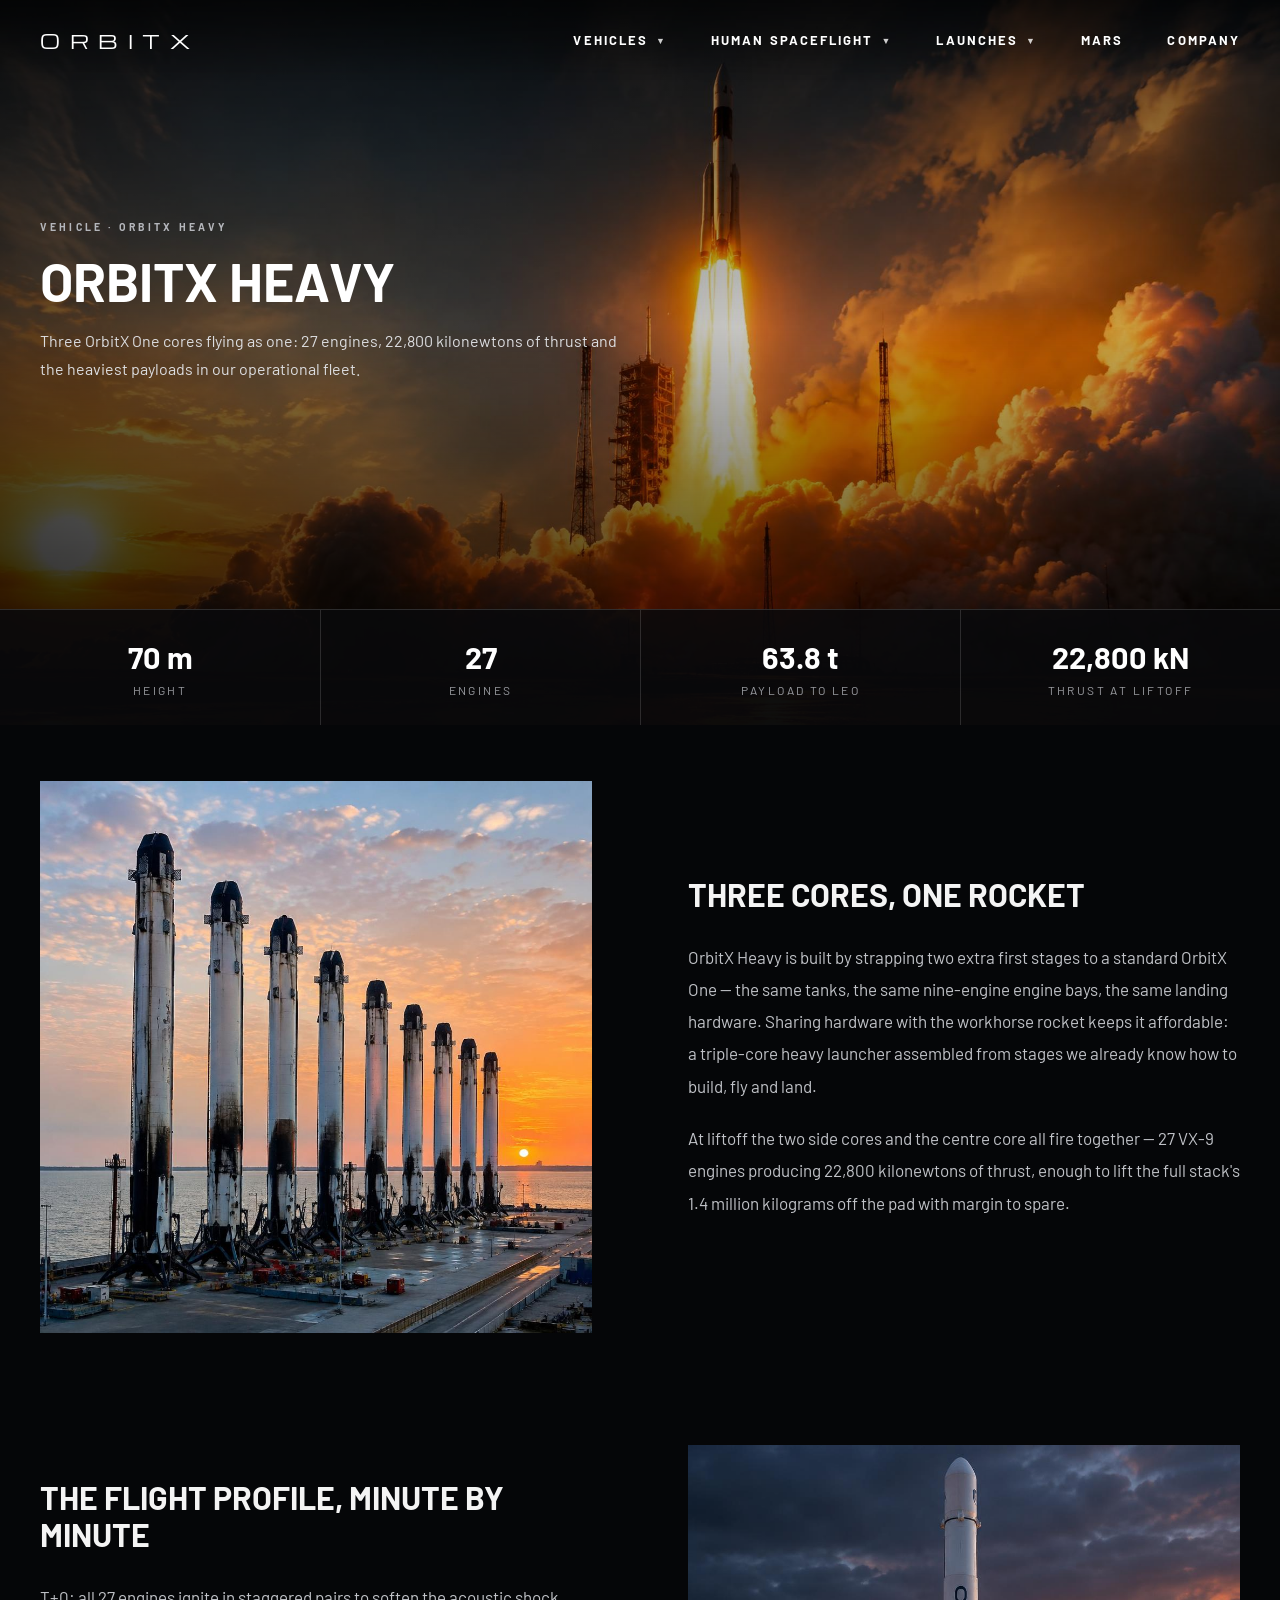
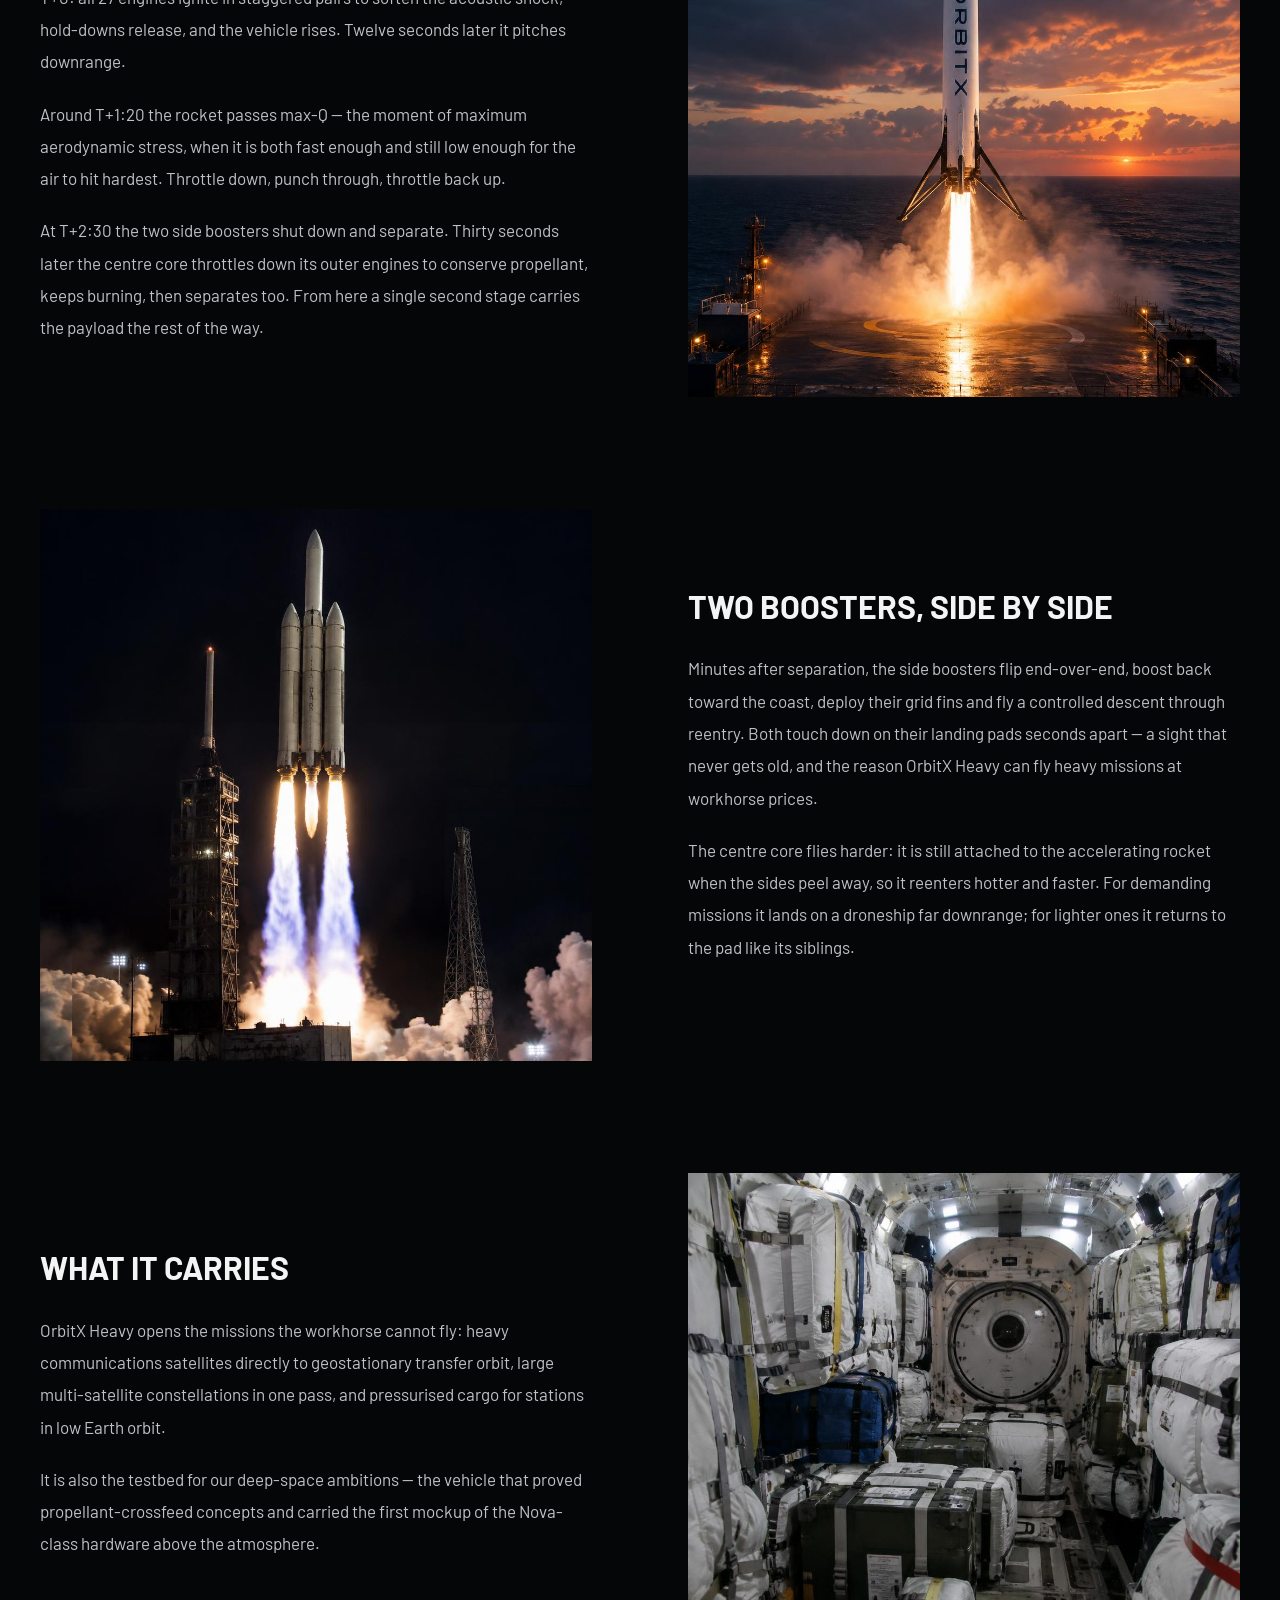
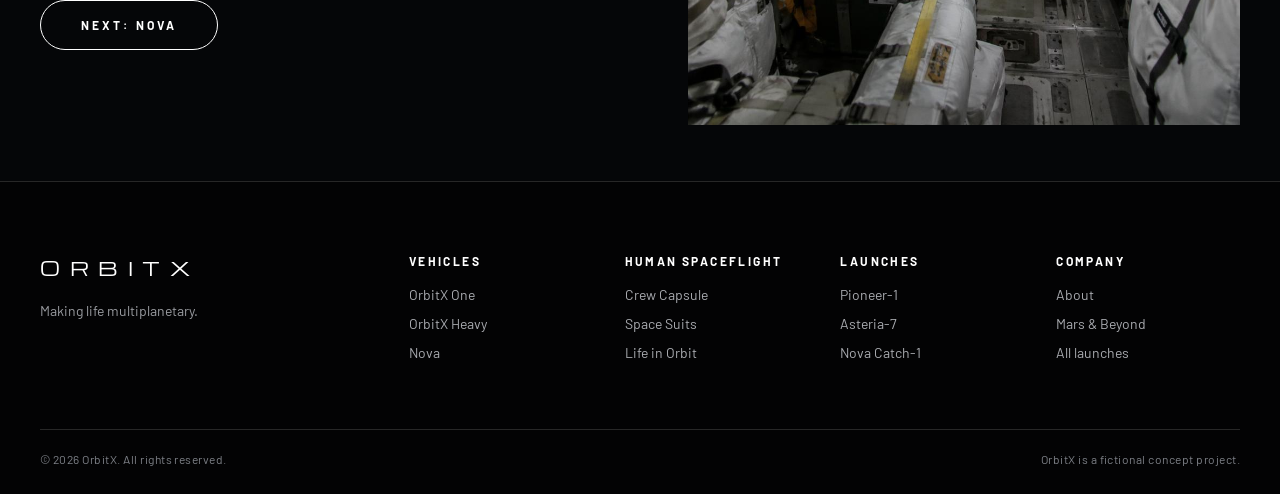
<file: orbitx-heavy.html>
<!DOCTYPE html>
<html lang="en">
<head>
<meta charset="UTF-8">
<meta name="viewport" content="width=device-width, initial-scale=1">
<title>OrbitX Heavy | OrbitX</title>
<link rel="preconnect" href="https://fonts.googleapis.com">
<link rel="preconnect" href="https://fonts.gstatic.com" crossorigin>
<link href="https://fonts.googleapis.com/css2?family=Barlow:wght@400;500;600;700&family=Michroma&display=swap" rel="stylesheet">
<link rel="stylesheet" href="style.css">
<link rel="icon" href="data:image/svg+xml,%3Csvg xmlns=%27http://www.w3.org/2000/svg%27 viewBox=%270 0 100 100%27%3E%3Ctext y=%27.9em%27 font-size=%2790%27%3E%F0%9F%9A%80%3C/text%3E%3C/svg%3E">
</head>
<body>

<div id="navbar-placeholder"></div>

<main>

  <!-- ===== HERO ===== -->
  <section class="feature">
    <div class="feature-frame has-stats">
      <img class="feature-img" src="assets/38.jpg" alt="OrbitX Heavy on the pad at sunset" width="1920" height="1088">
      <div class="feature-content">
        <p class="eyebrow">Vehicle &middot; OrbitX Heavy</p>
        <h1>OrbitX Heavy</h1>
        <p class="lead">Three OrbitX One cores flying as one: 27 engines, 22,800 kilonewtons of thrust and the heaviest payloads in our operational fleet.</p>
      </div>
      <div class="stats-bar">
        <div class="stat"><strong>70 m</strong><span>Height</span></div>
        <div class="stat"><strong>27</strong><span>Engines</span></div>
        <div class="stat"><strong>63.8 t</strong><span>Payload to LEO</span></div>
        <div class="stat"><strong>22,800 kN</strong><span>Thrust at liftoff</span></div>
      </div>
    </div>
  </section>

  <!-- ===== THREE CORES (image left) ===== -->
  <section class="split">
    <div class="split-media">
      <img src="assets/2.jpg" alt="Rows of OrbitX One boosters at sunset" width="1024" height="1024">
    </div>
    <div class="split-text">
      <h2>Three cores, one rocket</h2>
      <p>OrbitX Heavy is built by strapping two extra first stages to a standard OrbitX One &mdash; the same tanks, the same nine-engine engine bays, the same landing hardware. Sharing hardware with the workhorse rocket keeps it affordable: a triple-core heavy launcher assembled from stages we already know how to build, fly and land.</p>
      <p>At liftoff the two side cores and the centre core all fire together &mdash; 27 VX-9 engines producing 22,800 kilonewtons of thrust, enough to lift the full stack's 1.4 million kilograms off the pad with margin to spare.</p>
    </div>
  </section>

  <!-- ===== FLIGHT PROFILE (text left) ===== -->
  <section class="split reverse">
    <div class="split-media">
      <img src="assets/14.jpg" alt="OrbitX Heavy lifting off at night" width="1024" height="1024">
    </div>
    <div class="split-text">
      <h2>The flight profile, minute by minute</h2>
      <p>T+0: all 27 engines ignite in staggered pairs to soften the acoustic shock, hold-downs release, and the vehicle rises. Twelve seconds later it pitches downrange.</p>
      <p>Around T+1:20 the rocket passes max-Q &mdash; the moment of maximum aerodynamic stress, when it is both fast enough and still low enough for the air to hit hardest. Throttle down, punch through, throttle back up.</p>
      <p>At T+2:30 the two side boosters shut down and separate. Thirty seconds later the centre core throttles down its outer engines to conserve propellant, keeps burning, then separates too. From here a single second stage carries the payload the rest of the way.</p>
    </div>
  </section>

  <!-- ===== BOOSTERS (image left) ===== -->
  <section class="split">
    <div class="split-media">
      <img src="assets/13.jpg" alt="Booster landing burn over the ocean at sunset" width="1024" height="1024">
    </div>
    <div class="split-text">
      <h2>Two boosters, side by side</h2>
      <p>Minutes after separation, the side boosters flip end-over-end, boost back toward the coast, deploy their grid fins and fly a controlled descent through reentry. Both touch down on their landing pads seconds apart &mdash; a sight that never gets old, and the reason OrbitX Heavy can fly heavy missions at workhorse prices.</p>
      <p>The centre core flies harder: it is still attached to the accelerating rocket when the sides peel away, so it reenters hotter and faster. For demanding missions it lands on a droneship far downrange; for lighter ones it returns to the pad like its siblings.</p>
    </div>
  </section>

  <!-- ===== WHAT IT CARRIES (text left) ===== -->
  <section class="split reverse">
    <div class="split-media">
      <img src="assets/5.jpg" alt="Cargo packed inside a pressurised module" width="1024" height="1024">
    </div>
    <div class="split-text">
      <h2>What it carries</h2>
      <p>OrbitX Heavy opens the missions the workhorse cannot fly: heavy communications satellites directly to geostationary transfer orbit, large multi-satellite constellations in one pass, and pressurised cargo for stations in low Earth orbit.</p>
      <p>It is also the testbed for our deep-space ambitions &mdash; the vehicle that proved propellant-crossfeed concepts and carried the first mockup of the Nova-class hardware above the atmosphere.</p>
      <a href="nova.html" class="btn">Next: Nova</a>
    </div>
  </section>

</main>

<script src="script.js" defer></script>
</body>
</html>
</file>
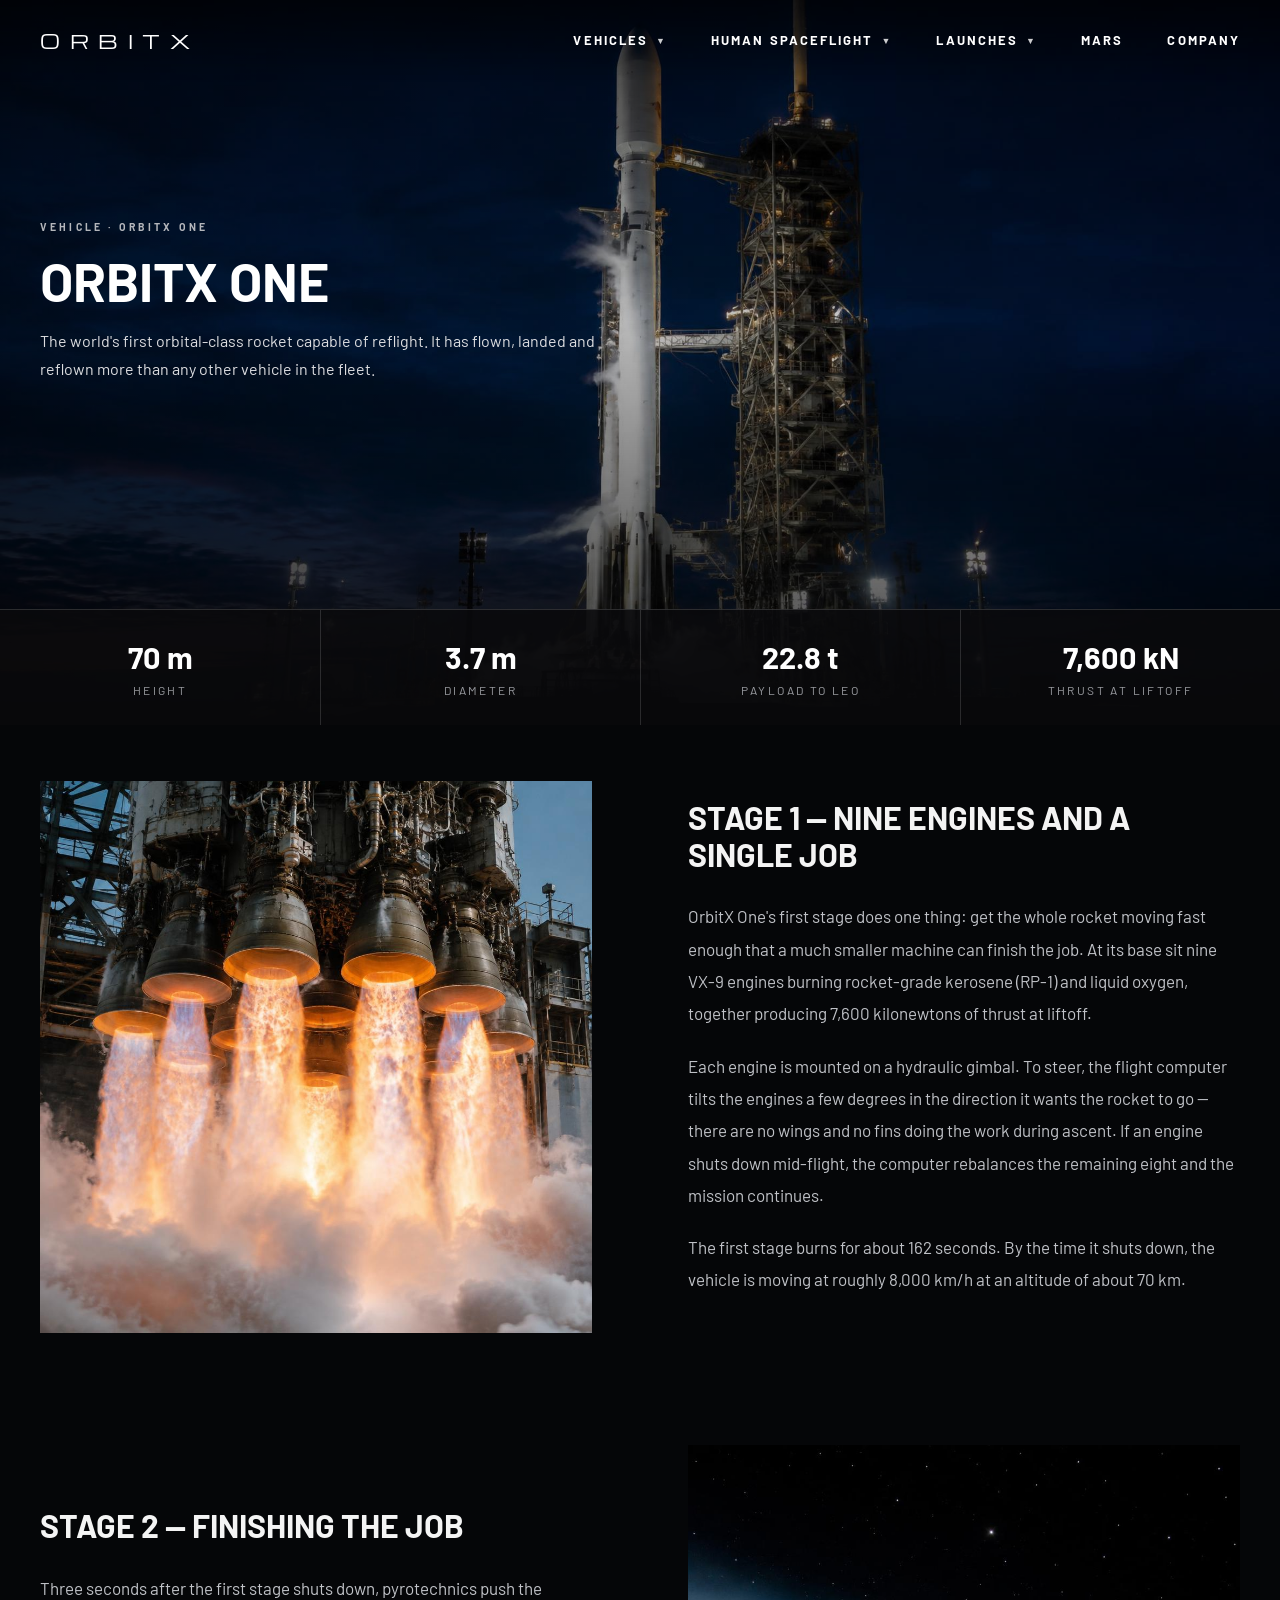
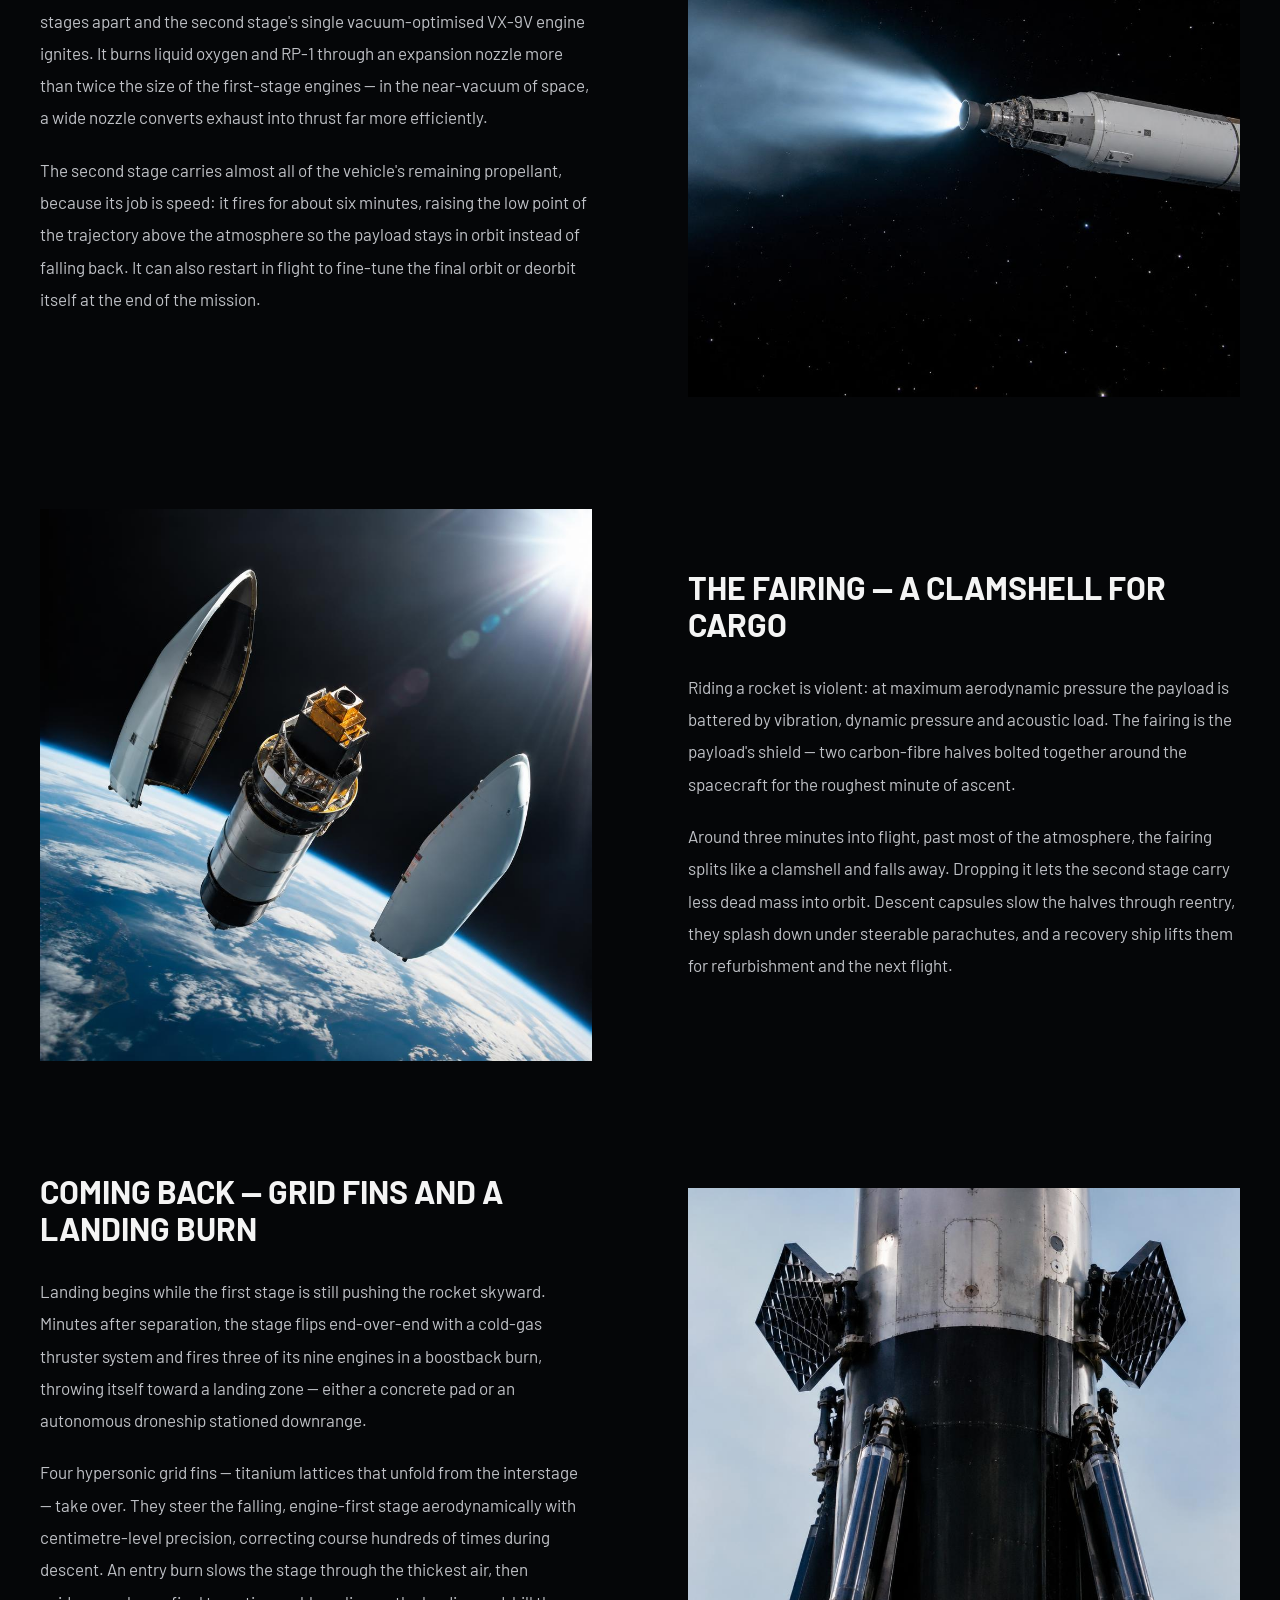
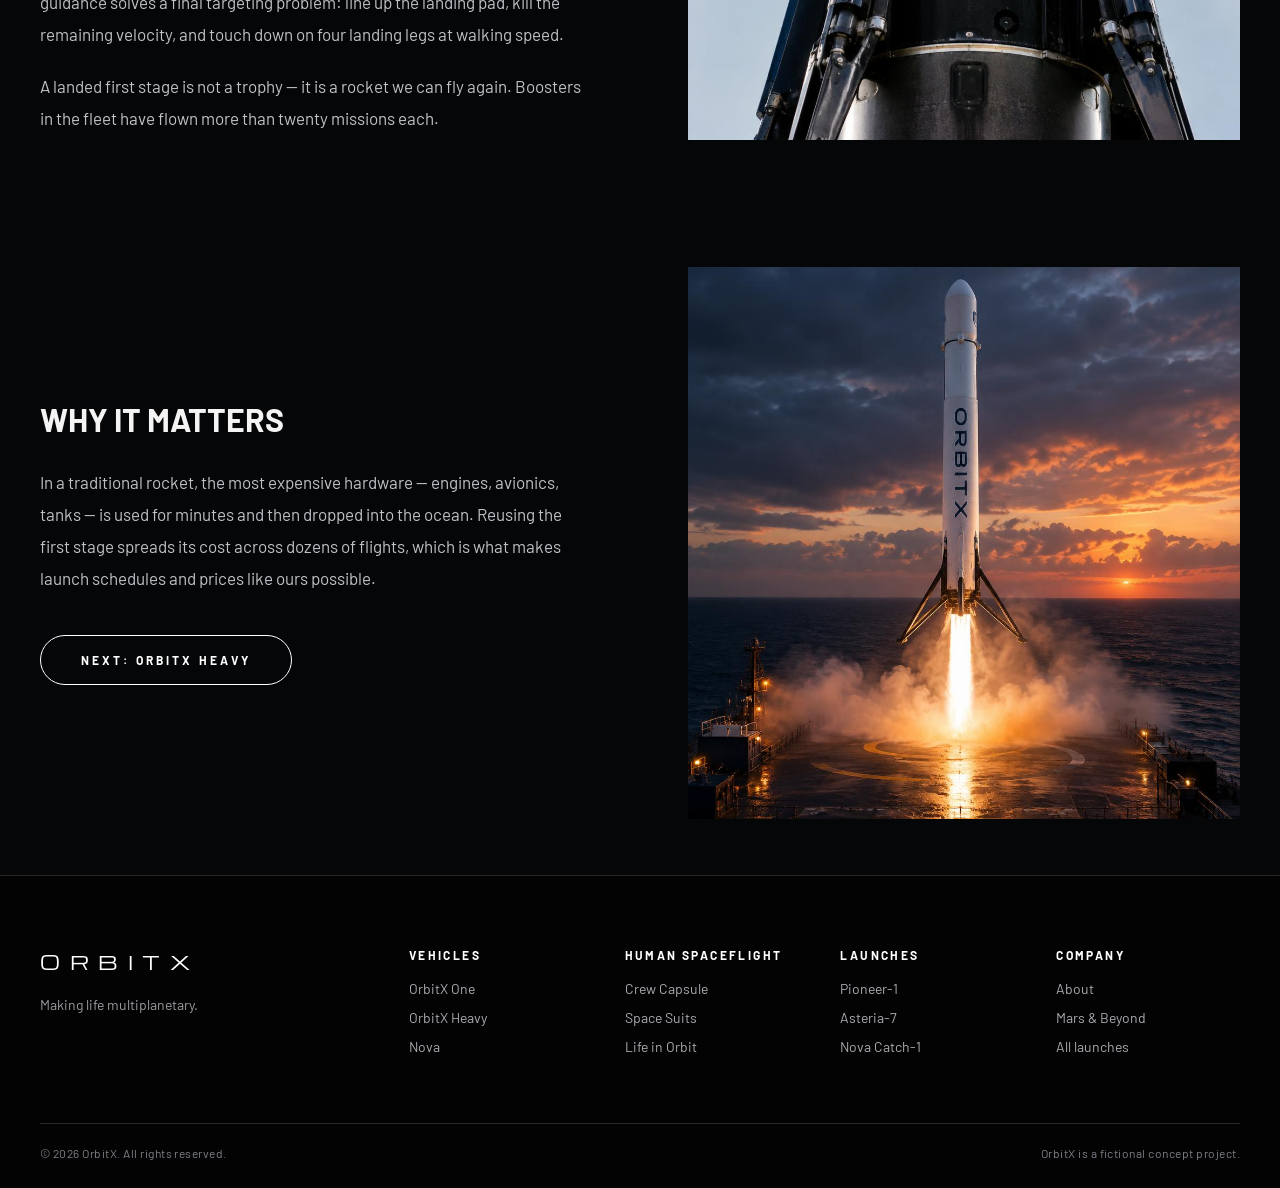
<file: orbitx-one.html>
<!DOCTYPE html>
<html lang="en">
<head>
<meta charset="UTF-8">
<meta name="viewport" content="width=device-width, initial-scale=1">
<title>OrbitX One | OrbitX</title>
<link rel="preconnect" href="https://fonts.googleapis.com">
<link rel="preconnect" href="https://fonts.gstatic.com" crossorigin>
<link href="https://fonts.googleapis.com/css2?family=Barlow:wght@400;500;600;700&family=Michroma&display=swap" rel="stylesheet">
<link rel="stylesheet" href="style.css">
<link rel="icon" href="data:image/svg+xml,%3Csvg xmlns=%27http://www.w3.org/2000/svg%27 viewBox=%270 0 100 100%27%3E%3Ctext y=%27.9em%27 font-size=%2790%27%3E%F0%9F%9A%80%3C/text%3E%3C/svg%3E">
</head>
<body>

<div id="navbar-placeholder"></div>

<main>

  <!-- ===== HERO ===== -->
  <section class="feature">
    <div class="feature-frame has-stats">
      <img class="feature-img" src="assets/40.jpg" alt="OrbitX One on the launch pad at sunrise" width="1920" height="1088">
      <div class="feature-content">
        <p class="eyebrow">Vehicle &middot; OrbitX One</p>
        <h1>OrbitX One</h1>
        <p class="lead">The world's first orbital-class rocket capable of reflight. It has flown, landed and reflown more than any other vehicle in the fleet.</p>
      </div>
      <div class="stats-bar">
        <div class="stat"><strong>70 m</strong><span>Height</span></div>
        <div class="stat"><strong>3.7 m</strong><span>Diameter</span></div>
        <div class="stat"><strong>22.8 t</strong><span>Payload to LEO</span></div>
        <div class="stat"><strong>7,600 kN</strong><span>Thrust at liftoff</span></div>
      </div>
    </div>
  </section>

  <!-- ===== STAGE 1 (image left) ===== -->
  <section class="split">
    <div class="split-media">
      <img src="assets/9.jpg" alt="Nine engines firing at liftoff" width="1024" height="1024">
    </div>
    <div class="split-text">
      <h2>Stage 1 &mdash; nine engines and a single job</h2>
      <p>OrbitX One's first stage does one thing: get the whole rocket moving fast enough that a much smaller machine can finish the job. At its base sit nine VX-9 engines burning rocket-grade kerosene (RP-1) and liquid oxygen, together producing 7,600 kilonewtons of thrust at liftoff.</p>
      <p>Each engine is mounted on a hydraulic gimbal. To steer, the flight computer tilts the engines a few degrees in the direction it wants the rocket to go &mdash; there are no wings and no fins doing the work during ascent. If an engine shuts down mid-flight, the computer rebalances the remaining eight and the mission continues.</p>
      <p>The first stage burns for about 162 seconds. By the time it shuts down, the vehicle is moving at roughly 8,000 km/h at an altitude of about 70 km.</p>
    </div>
  </section>

  <!-- ===== STAGE 2 (text left) ===== -->
  <section class="split reverse">
    <div class="split-media">
      <img src="assets/28.jpg" alt="Second stage engine firing in space" width="1024" height="1024">
    </div>
    <div class="split-text">
      <h2>Stage 2 &mdash; finishing the job</h2>
      <p>Three seconds after the first stage shuts down, pyrotechnics push the stages apart and the second stage's single vacuum-optimised VX-9V engine ignites. It burns liquid oxygen and RP-1 through an expansion nozzle more than twice the size of the first-stage engines &mdash; in the near-vacuum of space, a wide nozzle converts exhaust into thrust far more efficiently.</p>
      <p>The second stage carries almost all of the vehicle's remaining propellant, because its job is speed: it fires for about six minutes, raising the low point of the trajectory above the atmosphere so the payload stays in orbit instead of falling back. It can also restart in flight to fine-tune the final orbit or deorbit itself at the end of the mission.</p>
    </div>
  </section>

  <!-- ===== FAIRING (image left) ===== -->
  <section class="split">
    <div class="split-media">
      <img src="assets/11.jpg" alt="Fairing halves separating from the payload" width="1024" height="1024">
    </div>
    <div class="split-text">
      <h2>The fairing &mdash; a clamshell for cargo</h2>
      <p>Riding a rocket is violent: at maximum aerodynamic pressure the payload is battered by vibration, dynamic pressure and acoustic load. The fairing is the payload's shield &mdash; two carbon-fibre halves bolted together around the spacecraft for the roughest minute of ascent.</p>
      <p>Around three minutes into flight, past most of the atmosphere, the fairing splits like a clamshell and falls away. Dropping it lets the second stage carry less dead mass into orbit. Descent capsules slow the halves through reentry, they splash down under steerable parachutes, and a recovery ship lifts them for refurbishment and the next flight.</p>
    </div>
  </section>

  <!-- ===== LANDING (text left) ===== -->
  <section class="split reverse">
    <div class="split-media">
      <img src="assets/12.jpg" alt="Grid fins and landing legs on the first stage" width="1024" height="1024">
    </div>
    <div class="split-text">
      <h2>Coming back &mdash; grid fins and a landing burn</h2>
      <p>Landing begins while the first stage is still pushing the rocket skyward. Minutes after separation, the stage flips end-over-end with a cold-gas thruster system and fires three of its nine engines in a boostback burn, throwing itself toward a landing zone &mdash; either a concrete pad or an autonomous droneship stationed downrange.</p>
      <p>Four hypersonic grid fins &mdash; titanium lattices that unfold from the interstage &mdash; take over. They steer the falling, engine-first stage aerodynamically with centimetre-level precision, correcting course hundreds of times during descent. An entry burn slows the stage through the thickest air, then guidance solves a final targeting problem: line up the landing pad, kill the remaining velocity, and touch down on four landing legs at walking speed.</p>
      <p>A landed first stage is not a trophy &mdash; it is a rocket we can fly again. Boosters in the fleet have flown more than twenty missions each.</p>
    </div>
  </section>

  <!-- ===== WHY IT MATTERS (text left) ===== -->
  <section class="split reverse">
    <div class="split-media">
      <img src="assets/14.jpg" alt="OrbitX One lifting off at sunset" width="1024" height="1024">
    </div>
    <div class="split-text">
      <h2>Why it matters</h2>
      <p>In a traditional rocket, the most expensive hardware &mdash; engines, avionics, tanks &mdash; is used for minutes and then dropped into the ocean. Reusing the first stage spreads its cost across dozens of flights, which is what makes launch schedules and prices like ours possible.</p>
      <a href="orbitx-heavy.html" class="btn">Next: OrbitX Heavy</a>
    </div>
  </section>

</main>

<script src="script.js" defer></script>
</body>
</html>
</file>
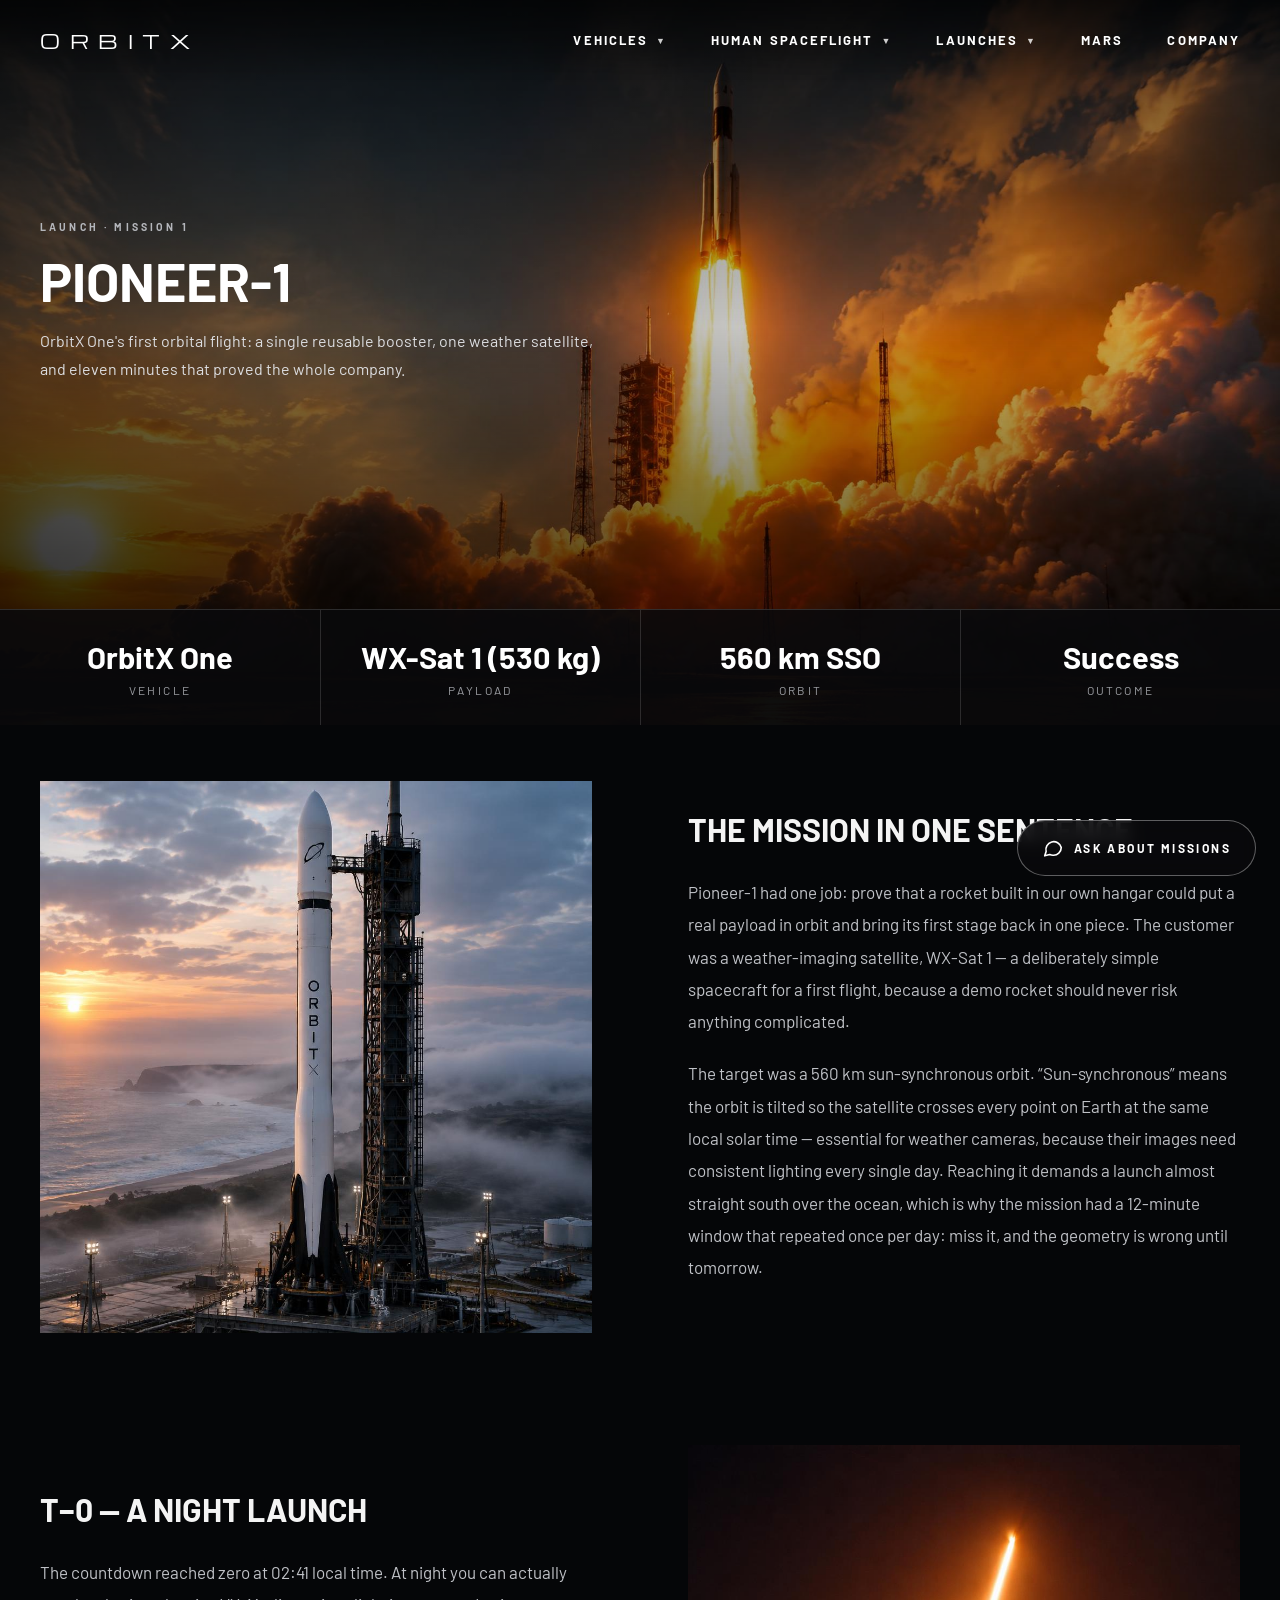
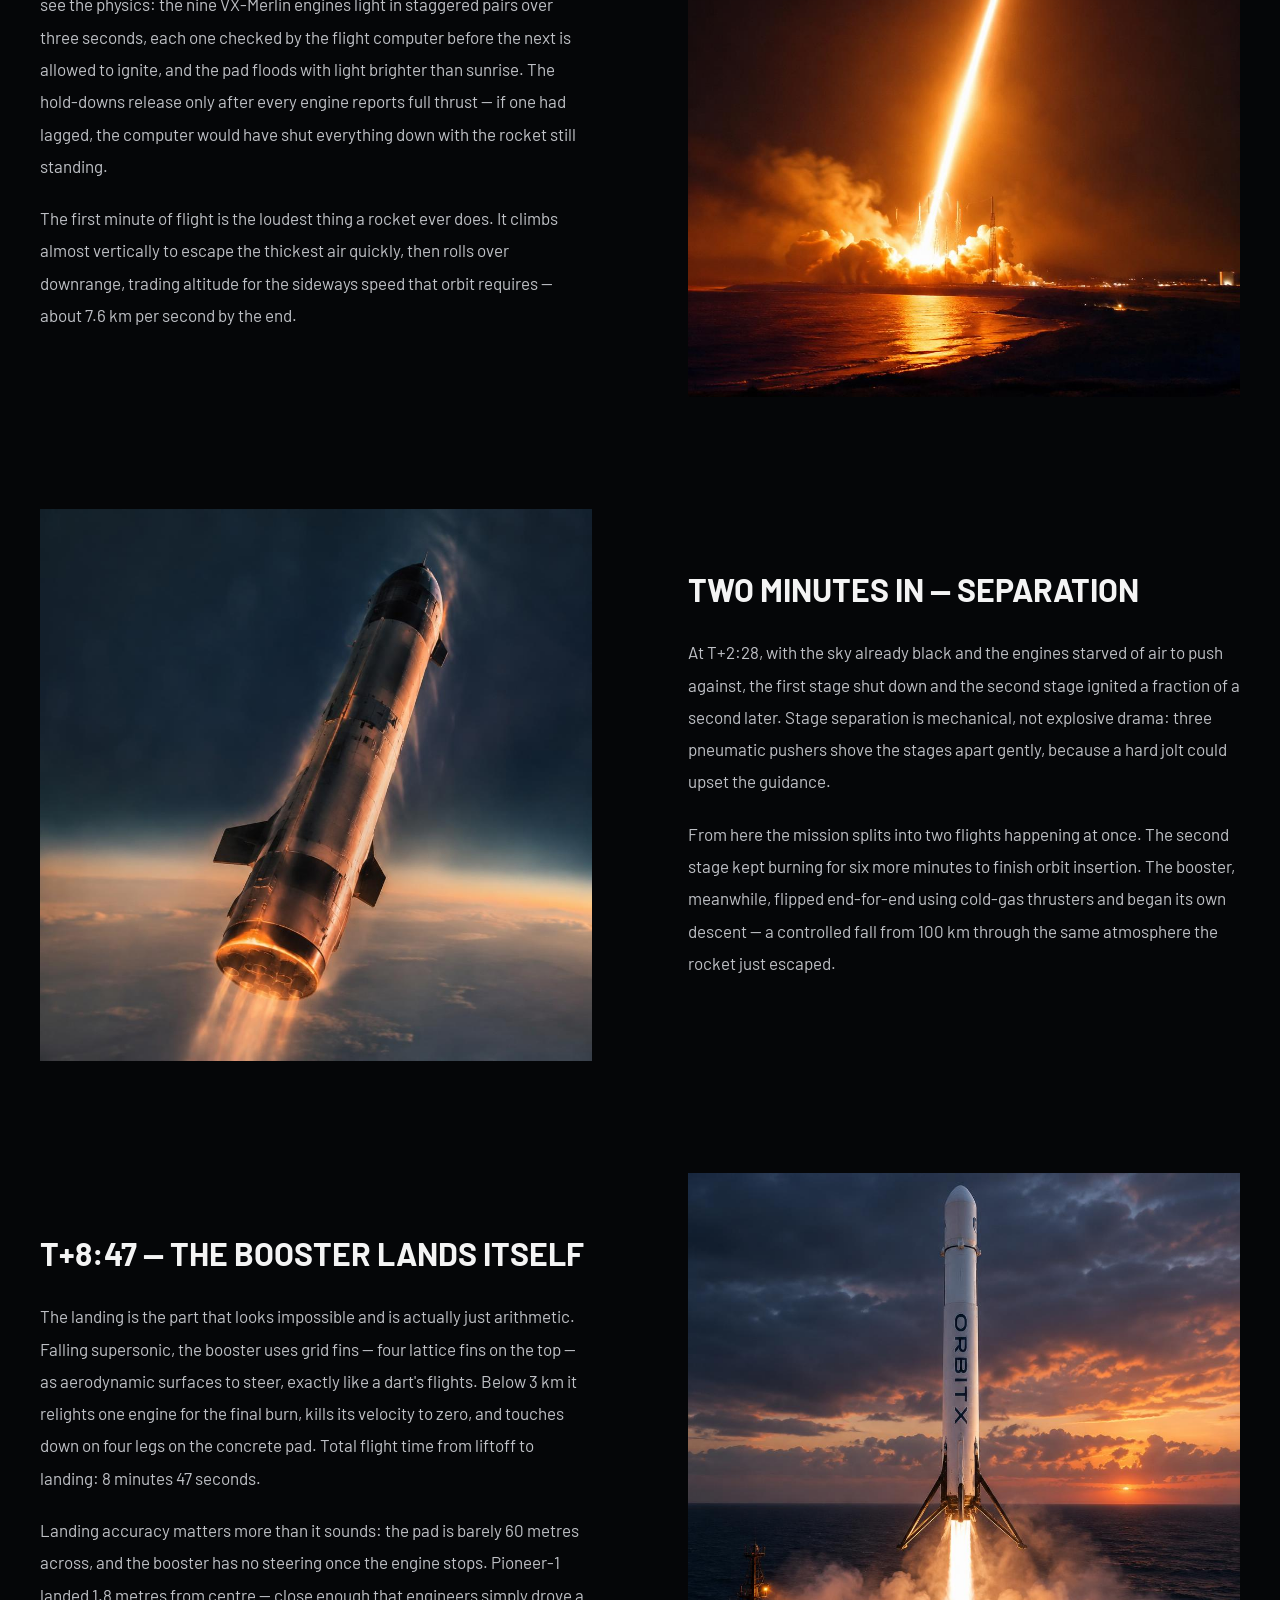
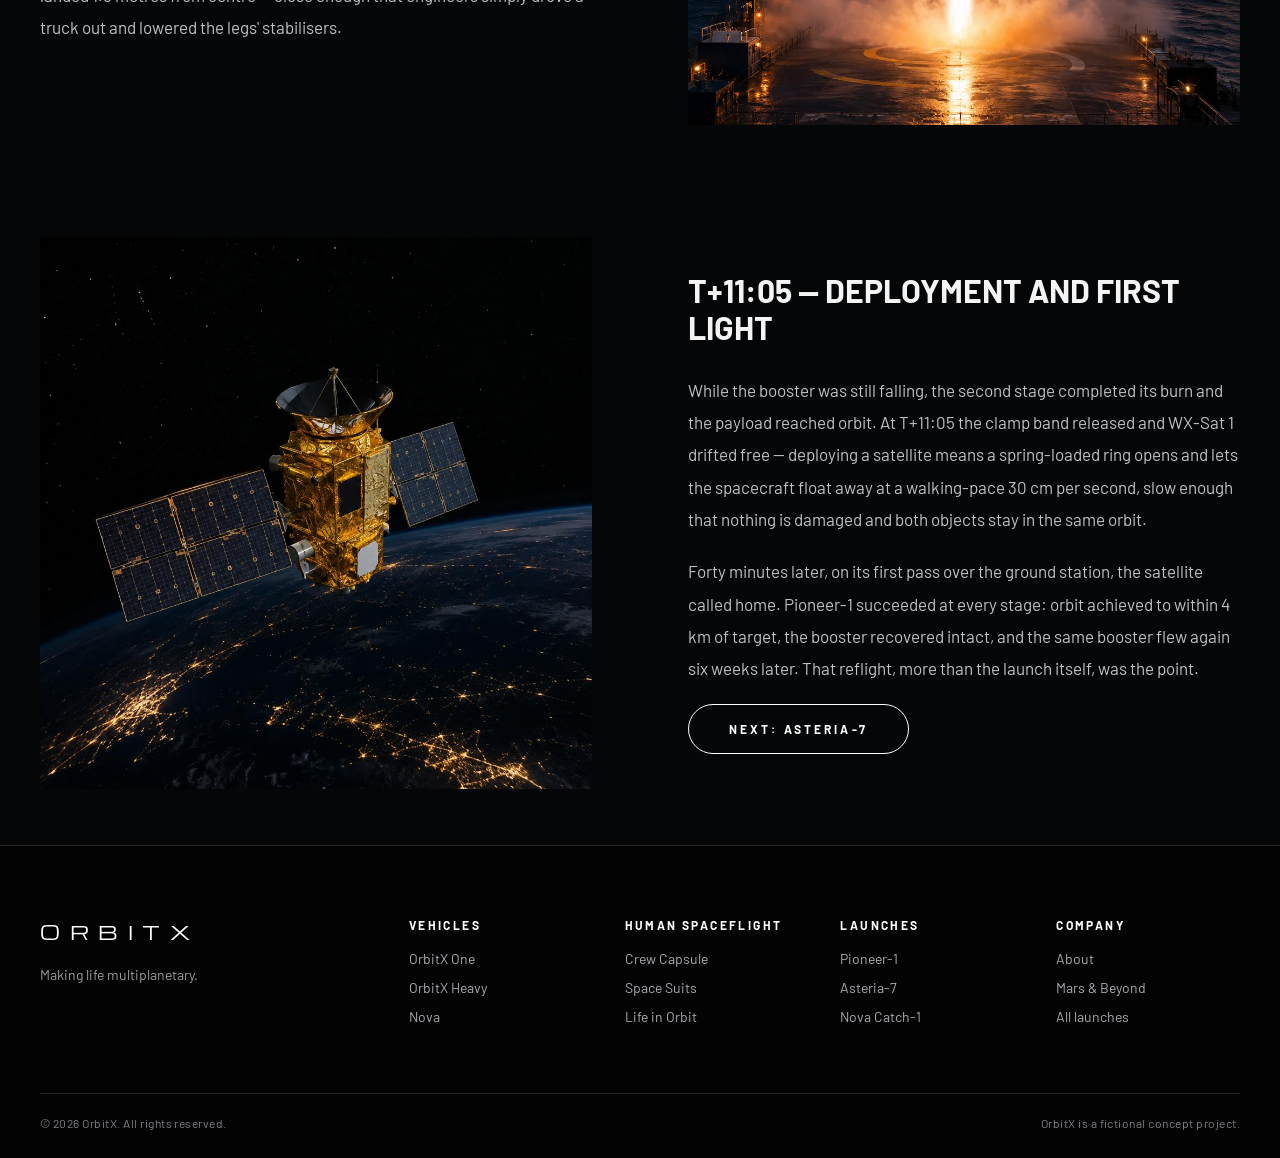
<file: pioneer-1.html>
<!DOCTYPE html>
<html lang="en">
<head>
<meta charset="UTF-8">
<meta name="viewport" content="width=device-width, initial-scale=1">
<title>Pioneer-1 | OrbitX</title>
<link rel="preconnect" href="https://fonts.googleapis.com">
<link rel="preconnect" href="https://fonts.gstatic.com" crossorigin>
<link href="https://fonts.googleapis.com/css2?family=Barlow:wght@400;500;600;700&family=Michroma&display=swap" rel="stylesheet">
<link rel="stylesheet" href="style.css">
<link rel="icon" href="data:image/svg+xml,%3Csvg xmlns=%27http://www.w3.org/2000/svg%27 viewBox=%270 0 100 100%27%3E%3Ctext y=%27.9em%27 font-size=%2790%27%3E%F0%9F%9A%80%3C/text%3E%3C/svg%3E">
</head>
<body data-mission="pioneer-1">

<div id="navbar-placeholder"></div>

<main>

  <!-- ===== HERO ===== -->
  <section class="feature">
    <div class="feature-frame has-stats">
      <!-- apni image: assets/38.jpg -->
      <img class="feature-img" src="assets/38.jpg" alt="Mission control room during the Pioneer-1 launch" width="1920" height="1088">
      <div class="feature-content">
        <p class="eyebrow">Launch &middot; Mission 1</p>
        <h1>Pioneer-1</h1>
        <p class="lead">OrbitX One's first orbital flight: a single reusable booster, one weather satellite, and eleven minutes that proved the whole company.</p>
      </div>
      <div class="stats-bar">
        <div class="stat"><strong>OrbitX One</strong><span>Vehicle</span></div>
        <div class="stat"><strong>WX-Sat 1 (530 kg)</strong><span>Payload</span></div>
        <div class="stat"><strong>560 km SSO</strong><span>Orbit</span></div>
        <div class="stat"><strong>Success</strong><span>Outcome</span></div>
      </div>
    </div>
  </section>

  <!-- ===== MISSION IN ONE SENTENCE (image left) ===== -->
  <section class="split">
    <div class="split-media">
      <img src="assets/21.jpg" alt="OrbitX One on the pad at dawn" width="1024" height="1024">
    </div>
    <div class="split-text">
      <h2>The mission in one sentence</h2>
      <p>Pioneer-1 had one job: prove that a rocket built in our own hangar could put a real payload in orbit and bring its first stage back in one piece. The customer was a weather-imaging satellite, WX-Sat 1 &mdash; a deliberately simple spacecraft for a first flight, because a demo rocket should never risk anything complicated.</p>
      <p>The target was a 560 km sun-synchronous orbit. &ldquo;Sun-synchronous&rdquo; means the orbit is tilted so the satellite crosses every point on Earth at the same local solar time &mdash; essential for weather cameras, because their images need consistent lighting every single day. Reaching it demands a launch almost straight south over the ocean, which is why the mission had a 12-minute window that repeated once per day: miss it, and the geometry is wrong until tomorrow.</p>
    </div>
  </section>

  <!-- ===== T-0 NIGHT LAUNCH (text left) ===== -->
  <section class="split reverse">
    <div class="split-media">
      <img src="assets/18.jpg" alt="Rocket climbing through the night sky" width="1024" height="1024">
    </div>
    <div class="split-text">
      <h2>T&minus;0 &mdash; a night launch</h2>
      <p>The countdown reached zero at 02:41 local time. At night you can actually see the physics: the nine VX-Merlin engines light in staggered pairs over three seconds, each one checked by the flight computer before the next is allowed to ignite, and the pad floods with light brighter than sunrise. The hold-downs release only after every engine reports full thrust &mdash; if one had lagged, the computer would have shut everything down with the rocket still standing.</p>
      <p>The first minute of flight is the loudest thing a rocket ever does. It climbs almost vertically to escape the thickest air quickly, then rolls over downrange, trading altitude for the sideways speed that orbit requires &mdash; about 7.6 km per second by the end.</p>
    </div>
  </section>

  <!-- ===== SEPARATION (image left) ===== -->
  <section class="split">
    <div class="split-media">
      <img src="assets/1.jpg" alt="Second stage climbing at the edge of space" width="1024" height="1024">
    </div>
    <div class="split-text">
      <h2>Two minutes in &mdash; separation</h2>
      <p>At T+2:28, with the sky already black and the engines starved of air to push against, the first stage shut down and the second stage ignited a fraction of a second later. Stage separation is mechanical, not explosive drama: three pneumatic pushers shove the stages apart gently, because a hard jolt could upset the guidance.</p>
      <p>From here the mission splits into two flights happening at once. The second stage kept burning for six more minutes to finish orbit insertion. The booster, meanwhile, flipped end-for-end using cold-gas thrusters and began its own descent &mdash; a controlled fall from 100 km through the same atmosphere the rocket just escaped.</p>
    </div>
  </section>

  <!-- ===== BOOSTER LANDS (text left) ===== -->
  <section class="split reverse">
    <div class="split-media">
      <img src="assets/14.jpg" alt="Booster landing burn over the ocean at sunset" width="1024" height="1024">
    </div>
    <div class="split-text">
      <h2>T+8:47 &mdash; the booster lands itself</h2>
      <p>The landing is the part that looks impossible and is actually just arithmetic. Falling supersonic, the booster uses grid fins &mdash; four lattice fins on the top &mdash; as aerodynamic surfaces to steer, exactly like a dart's flights. Below 3 km it relights one engine for the final burn, kills its velocity to zero, and touches down on four legs on the concrete pad. Total flight time from liftoff to landing: 8 minutes 47 seconds.</p>
      <p>Landing accuracy matters more than it sounds: the pad is barely 60 metres across, and the booster has no steering once the engine stops. Pioneer-1 landed 1.8 metres from centre &mdash; close enough that engineers simply drove a truck out and lowered the legs' stabilisers.</p>
    </div>
  </section>

  <!-- ===== DEPLOYMENT (image left) ===== -->
  <section class="split">
    <div class="split-media">
      <img src="assets/26.jpg" alt="WX-Sat 1 weather satellite in orbit above Earth" width="1024" height="1024">
    </div>
    <div class="split-text">
      <h2>T+11:05 &mdash; deployment and first light</h2>
      <p>While the booster was still falling, the second stage completed its burn and the payload reached orbit. At T+11:05 the clamp band released and WX-Sat 1 drifted free &mdash; deploying a satellite means a spring-loaded ring opens and lets the spacecraft float away at a walking-pace 30 cm per second, slow enough that nothing is damaged and both objects stay in the same orbit.</p>
      <p>Forty minutes later, on its first pass over the ground station, the satellite called home. Pioneer-1 succeeded at every stage: orbit achieved to within 4 km of target, the booster recovered intact, and the same booster flew again six weeks later. That reflight, more than the launch itself, was the point.</p>
      <div class="btn-row">
        <a href="asteria-7.html" class="btn">Next: Asteria-7</a>
      </div>
    </div>
  </section>

</main>

<script src="script.js" defer></script>
<!-- Ask about missions (side chat assistant) -->
<script src="mission-chat.js" defer></script>
</body>
</html>
</file>
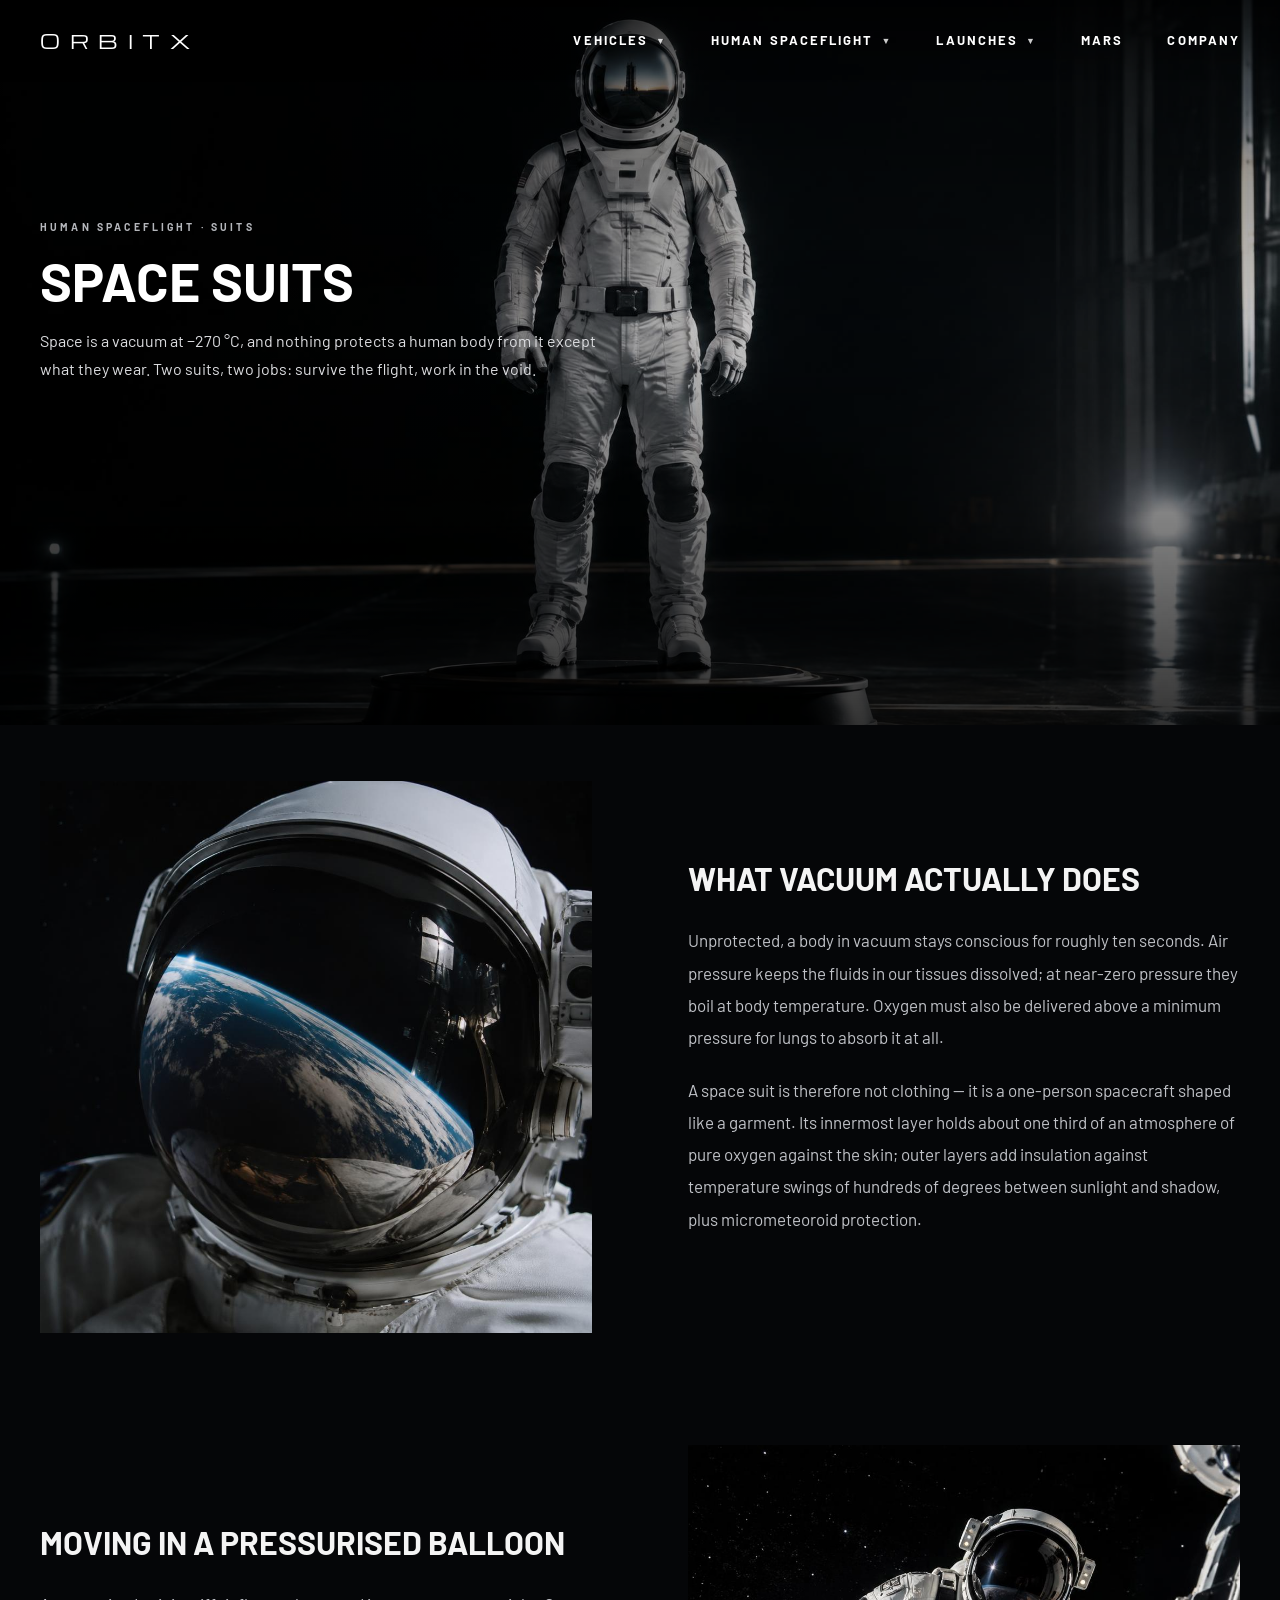
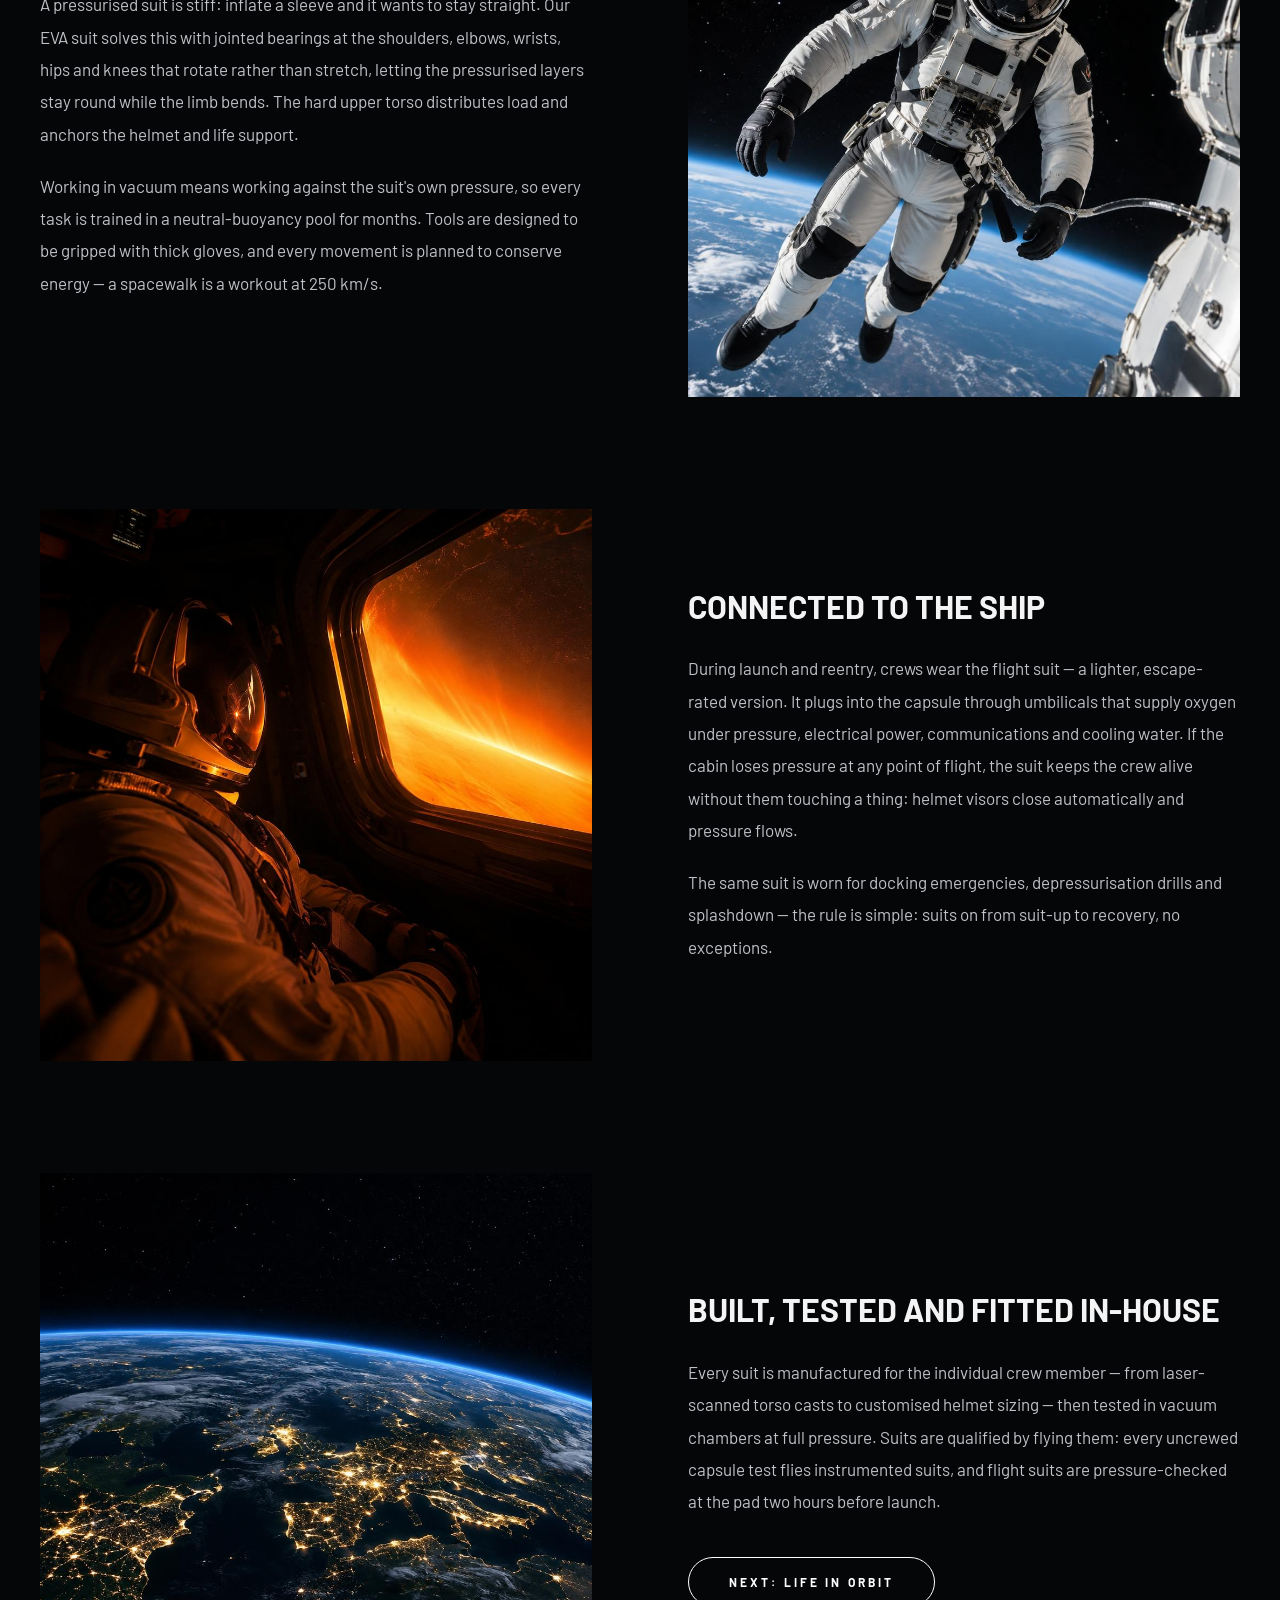
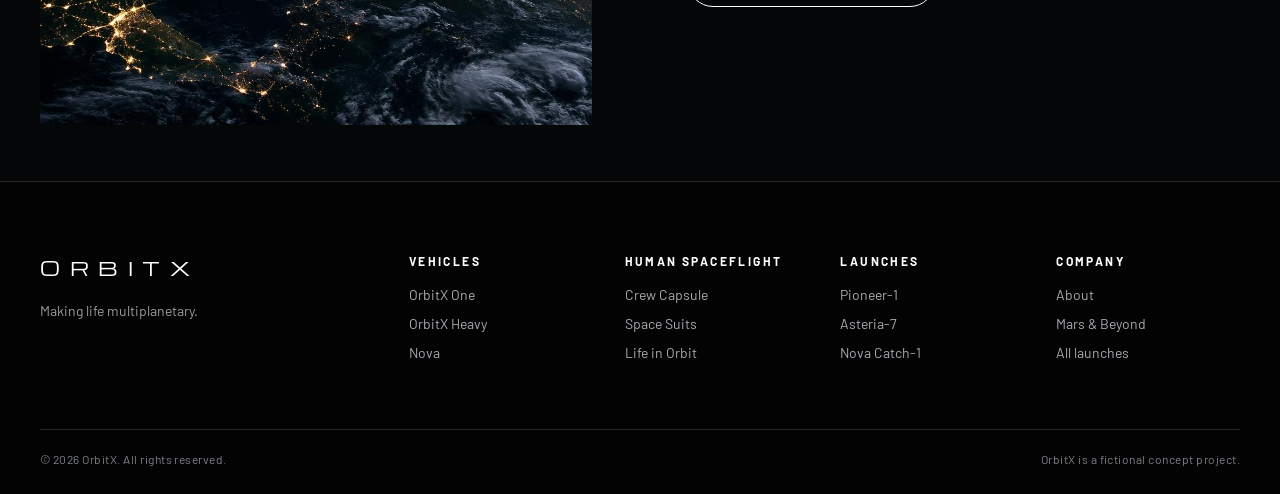
<file: space-suits.html>
<!DOCTYPE html>
<html lang="en">
<head>
<meta charset="UTF-8">
<meta name="viewport" content="width=device-width, initial-scale=1">
<title>Space Suits | OrbitX</title>
<link rel="preconnect" href="https://fonts.googleapis.com">
<link rel="preconnect" href="https://fonts.gstatic.com" crossorigin>
<link href="https://fonts.googleapis.com/css2?family=Barlow:wght@400;500;600;700&family=Michroma&display=swap" rel="stylesheet">
<link rel="stylesheet" href="style.css">
<link rel="icon" href="data:image/svg+xml,%3Csvg xmlns=%27http://www.w3.org/2000/svg%27 viewBox=%270 0 100 100%27%3E%3Ctext y=%27.9em%27 font-size=%2790%27%3E%F0%9F%9A%80%3C/text%3E%3C/svg%3E">
</head>
<body>

<div id="navbar-placeholder"></div>

<main>

  <!-- ===== HERO ===== -->
  <section class="feature">
    <div class="feature-frame top-text">
      <img class="feature-img" src="assets/43.jpg" alt="Technicians helping an astronaut into a space suit" width="1920" height="1088">
      <div class="feature-content">
        <p class="eyebrow">Human Spaceflight &middot; Suits</p>
        <h1>Space Suits</h1>
        <p class="lead">Space is a vacuum at &minus;270&nbsp;&deg;C, and nothing protects a human body from it except what they wear. Two suits, two jobs: survive the flight, work in the void.</p>
      </div>
    </div>
  </section>

  <!-- ===== VACUUM (image left) ===== -->
  <section class="split">
    <div class="split-media">
      <img src="assets/33.jpg" alt="Astronaut helmet reflecting Earth" width="1024" height="1024">
    </div>
    <div class="split-text">
      <h2>What vacuum actually does</h2>
      <p>Unprotected, a body in vacuum stays conscious for roughly ten seconds. Air pressure keeps the fluids in our tissues dissolved; at near-zero pressure they boil at body temperature. Oxygen must also be delivered above a minimum pressure for lungs to absorb it at all.</p>
      <p>A space suit is therefore not clothing &mdash; it is a one-person spacecraft shaped like a garment. Its innermost layer holds about one third of an atmosphere of pure oxygen against the skin; outer layers add insulation against temperature swings of hundreds of degrees between sunlight and shadow, plus micrometeoroid protection.</p>
    </div>
  </section>

  <!-- ===== BALLOON (text left) ===== -->
  <section class="split reverse">
    <div class="split-media">
      <img src="assets/34.jpg" alt="Astronaut spacewalking above Earth" width="1024" height="1024">
    </div>
    <div class="split-text">
      <h2>Moving in a pressurised balloon</h2>
      <p>A pressurised suit is stiff: inflate a sleeve and it wants to stay straight. Our EVA suit solves this with jointed bearings at the shoulders, elbows, wrists, hips and knees that rotate rather than stretch, letting the pressurised layers stay round while the limb bends. The hard upper torso distributes load and anchors the helmet and life support.</p>
      <p>Working in vacuum means working against the suit's own pressure, so every task is trained in a neutral-buoyancy pool for months. Tools are designed to be gripped with thick gloves, and every movement is planned to conserve energy &mdash; a spacewalk is a workout at 250 km/s.</p>
    </div>
  </section>

  <!-- ===== SHIP (image left) ===== -->
  <section class="split">
    <div class="split-media">
      <img src="assets/23.jpg" alt="Two astronauts in flight suits aboard the capsule" width="1024" height="1024">
    </div>
    <div class="split-text">
      <h2>Connected to the ship</h2>
      <p>During launch and reentry, crews wear the flight suit &mdash; a lighter, escape-rated version. It plugs into the capsule through umbilicals that supply oxygen under pressure, electrical power, communications and cooling water. If the cabin loses pressure at any point of flight, the suit keeps the crew alive without them touching a thing: helmet visors close automatically and pressure flows.</p>
      <p>The same suit is worn for docking emergencies, depressurisation drills and splashdown &mdash; the rule is simple: suits on from suit-up to recovery, no exceptions.</p>
    </div>
  </section>

  <!-- ===== IN-HOUSE (image left) ===== -->
  <section class="split">
    <div class="split-media">
      <img src="assets/8.jpg" alt="Earth at night with city lights" width="1024" height="1024">
    </div>
    <div class="split-text">
      <h2>Built, tested and fitted in-house</h2>
      <p>Every suit is manufactured for the individual crew member &mdash; from laser-scanned torso casts to customised helmet sizing &mdash; then tested in vacuum chambers at full pressure. Suits are qualified by flying them: every uncrewed capsule test flies instrumented suits, and flight suits are pressure-checked at the pad two hours before launch.</p>
      <a href="life-in-orbit.html" class="btn">Next: Life in Orbit</a>
    </div>
  </section>

</main>

<script src="script.js" defer></script>
</body>
</html>
</file>
<file: style.css>
/* ===== N-DIN font =====
   fonts/N-DIN.woff2 aur fonts/N-DIN-Bold.woff2 apne project me rakho.
   Files na hon to Barlow fallback chalega. */
/* N-DIN font files fonts/ folder me rakhne ke baad neeche wala block uncomment karo
@font-face {
  font-family: "N-DIN";
  src: url("fonts/N-DIN.woff2") format("woff2");
  font-weight: 400;
  font-display: swap;
}
@font-face {
  font-family: "N-DIN";
  src: url("fonts/N-DIN-Bold.woff2") format("woff2");
  font-weight: 700;
  font-display: swap;
}
*/

:root {
  --bg: #050608;
  --panel: #07080a;
  --text: #f4f4f4;
  --muted: #9a9ca1;
  --line: rgba(255, 255, 255, 0.14);
  --nav-h: 80px;
  --font: "N-DIN", "Barlow", "DIN Alternate", Arial, sans-serif;
  --font-logo: "Michroma", "N-DIN", "Barlow", sans-serif;
}

* { margin: 0; padding: 0; box-sizing: border-box; }
html {
  scroll-behavior: smooth;
  overflow-x: hidden;            /* page left-right nahi hilega */
  overscroll-behavior-x: none;   /* touchpad / touch se side bounce band */
}
body {
  font-family: var(--font);
  background: var(--bg);
  color: var(--text);
  -webkit-font-smoothing: antialiased;
  overflow-x: clip;
  max-width: 100%;
}
a { color: inherit; text-decoration: none; }
button { font: inherit; color: inherit; background: none; border: 0; cursor: pointer; }
:focus-visible { outline: 2px solid #fff; outline-offset: 4px; }

/* ===== NAVBAR ===== */
.navbar {
  position: fixed;
  inset: 0 0 auto 0;
  height: var(--nav-h);
  z-index: 100;
  display: flex;
  align-items: center;
  justify-content: space-between;
  padding: 0 40px;
  background: linear-gradient(to bottom, rgba(0,0,0,.55), rgba(0,0,0,0));
  transition: transform .35s ease;
}
/* neeche scroll karne par navbar ka background (pseudo-element par, taaki mobile menu na tute) */
.navbar::before {
  content: "";
  position: absolute;
  inset: 0;
  z-index: -1;
  background: rgba(5, 6, 8, 0.92);
  border-bottom: 1px solid var(--line);
  backdrop-filter: blur(10px);
  -webkit-backdrop-filter: blur(10px);
  opacity: 0;
  transition: opacity .3s ease;
}
.navbar.scrolled::before { opacity: 1; }
/* neeche scroll = navbar chhup jata hai, upar scroll = wapas aata hai */
.navbar.nav-hidden { transform: translateY(-100%); }

.logo {
  font-family: var(--font-logo);
  font-size: 19px;
  letter-spacing: .5em;
  margin-right: -.5em;
  color: #fff;
  z-index: 120;
}

.nav-menu { display: flex; align-items: center; gap: 44px; list-style: none; }

.nav-link {
  display: inline-flex;
  align-items: center;
  gap: 8px;
  height: var(--nav-h);
  font-size: 13px;
  font-weight: 700;
  letter-spacing: .16em;
  text-transform: uppercase;
  color: #fff;
  transition: color .2s;
}
.nav-link:hover { color: #c9cbd0; }
.nav-link .arrow { font-size: 9px; opacity: .8; transition: transform .25s ease; }
.has-dropdown.open > .nav-link .arrow { transform: rotate(180deg); }

.has-dropdown { position: relative; }
.dropdown {
  position: absolute;
  top: calc(var(--nav-h) - 12px);
  left: 0;
  min-width: 340px;
  list-style: none;
  padding: 18px 0;
  background: var(--panel);
  border: 1px solid var(--line);
  opacity: 0;
  visibility: hidden;
  transform: translateY(6px);
  transition: opacity .2s ease, transform .2s ease, visibility .2s;
}
.dropdown.align-right { left: auto; right: 0; }
.has-dropdown.open > .dropdown { opacity: 1; visibility: visible; transform: translateY(0); }
.dropdown a { display: block; padding: 14px 32px; }
.dropdown .title {
  display: block;
  font-size: 14px;
  font-weight: 700;
  letter-spacing: .14em;
  text-transform: uppercase;
  color: #fff;
}
.dropdown .desc { display: block; margin-top: 5px; font-size: 13px; color: var(--muted); }
.dropdown a:hover .title { color: #c9cbd0; }

/* ===== HAMBURGER ===== */
.hamburger { display: none; width: 44px; height: 44px; position: relative; z-index: 120; margin-left: auto; }
.hamburger span {
  position: absolute;
  left: 9px;
  width: 26px;
  height: 2px;
  background: #fff;
  transition: transform .3s ease, opacity .2s ease, top .3s ease;
}
.hamburger span:nth-child(1) { top: 14px; }
.hamburger span:nth-child(2) { top: 21px; }
.hamburger span:nth-child(3) { top: 28px; }
.hamburger.active span:nth-child(1) { top: 21px; transform: rotate(45deg); }
.hamburger.active span:nth-child(2) { opacity: 0; }
.hamburger.active span:nth-child(3) { top: 21px; transform: rotate(-45deg); }

/* ===== HERO ===== */
.hero {
  position: relative;
  min-height: 100vh;
  min-height: 100svh;
  display: flex;
  align-items: center;
  overflow: hidden;
  background: var(--bg);
}
.hero-video {
  position: absolute;
  inset: 0;
  width: 100%;
  height: 100%;
  object-fit: cover;
  z-index: 0;
}
/* video ke upar dark overlay taaki text clear padha jaye */
.hero::after {
  content: "";
  position: absolute;
  inset: 0;
  z-index: 1;
  background:
    linear-gradient(to bottom, rgba(0,0,0,.55) 0%, rgba(0,0,0,.15) 30%, rgba(0,0,0,.35) 70%, rgba(5,6,8,.9) 100%),
    linear-gradient(to right, rgba(0,0,0,.55) 0%, rgba(0,0,0,0) 65%);
}
.hero-content {
  position: relative;
  z-index: 2;
  width: 100%;
  padding: calc(var(--nav-h) + 40px) 40px 80px;
}
.eyebrow {
  font-size: 10.5px;
  font-weight: 700;
  letter-spacing: .3em;
  text-transform: uppercase;
  color: #b4b6bb;
}
.hero h1 {
  margin: 22px 0 36px;
  font-size: clamp(2.1rem, 4.8vw, 6.2rem);
  font-weight: 700;
  line-height: 1.05;
  letter-spacing: .005em;
  text-transform: uppercase;
  color: #fff;
}
.hero p {
  max-width: 580px;
  font-size: 16px;
  line-height: 1.75;
  color: #dcdde0;
}
.btn {
  display: inline-block;
  margin-top: 44px;
  padding: 17px 40px;
  border: 1px solid #fff;
  border-radius: 40px;
  font-size: 12px;
  font-weight: 700;
  letter-spacing: .26em;
  text-transform: uppercase;
  color: #fff;
  transition: background .25s, color .25s;
}
.btn:hover { background: #fff; color: #000; }

/* ===== FEATURE SECTIONS (SpaceX style) =====
   Section ka size image ke size jaisa hota hai: image crop nahi hoti.
   --w / --h image ki asli width/height hain (script.js apne aap set karti hai). */
.feature {
  --w: 1920;
  --h: 1088;
  position: relative;
  display: flex;
  justify-content: center;
  overflow: hidden;
  background: var(--bg);
  isolation: isolate;
}
.feature-frame {
  position: relative;
  z-index: 1;
  display: flex;
  align-items: flex-end;
  width: 100%;
  aspect-ratio: var(--w) / var(--h);
}
.feature-img {
  position: absolute;
  inset: 0;
  width: 100%;
  height: 100%;
  object-fit: cover;   /* frame ka ratio image jaisa hi hai, isliye crop nahi hota */
  z-index: 0;
}
.feature-frame::after {
  content: "";
  position: absolute;
  inset: 0;
  z-index: 1;
  background:
    linear-gradient(to top, rgba(0,0,0,.85) 0%, rgba(0,0,0,.25) 45%, rgba(0,0,0,.35) 100%),
    linear-gradient(to right, rgba(0,0,0,.5) 0%, rgba(0,0,0,0) 60%);
}
.feature-content {
  position: relative;
  z-index: 2;
  width: 100%;
  padding: 0 40px 70px;
}
.feature h1,
.feature h2 {
  margin: 20px 0 18px;
  font-size: clamp(2rem, 4.2vw, 5rem);
  font-weight: 700;
  line-height: 1.05;
  text-transform: uppercase;
  color: #fff;
}
.feature .lead {
  max-width: 580px;
  font-size: 16px;
  line-height: 1.75;
  color: #dcdde0;
}

/* ===== DETAIL PAGES ===== */
.detail { padding: 100px 40px; background: var(--bg); }
.detail-inner { max-width: 1100px; margin: 0 auto; }
.detail h2 {
  margin-bottom: 28px;
  font-size: clamp(1.4rem, 2.4vw, 2.2rem);
  letter-spacing: .12em;
  text-transform: uppercase;
}
.detail p { max-width: 760px; margin-bottom: 20px; font-size: 17px; line-height: 1.8; color: #cfd0d4; }
.stats {
  display: grid;
  grid-template-columns: repeat(4, 1fr);
  gap: 1px;
  margin-top: 56px;
  background: var(--line);
  border: 1px solid var(--line);
}
.stat { padding: 32px 24px; background: var(--bg); }
.stat strong { display: block; font-size: clamp(1.4rem, 2.4vw, 2.2rem); font-weight: 700; color: #fff; }
.stat span {
  display: block;
  margin-top: 8px;
  font-size: 12px;
  letter-spacing: .2em;
  text-transform: uppercase;
  color: var(--muted);
}
.next-link {
  display: flex;
  justify-content: space-between;
  align-items: center;
  padding: 48px 40px;
  border-top: 1px solid var(--line);
  font-size: 13px;
  font-weight: 700;
  letter-spacing: .2em;
  text-transform: uppercase;
  transition: background .25s;
}
.next-link:hover { background: #0d0e11; }

/* ===== MOBILE ===== */
@media (max-width: 1024px) {
  :root { --nav-h: 68px; }
  .navbar { padding: 0 20px; }
  .logo { font-size: 15px; }
  .hamburger { display: block; }

  .nav-menu {
    position: fixed;
    inset: 0;
    flex-direction: column;
    align-items: stretch;
    gap: 0;
    padding: calc(var(--nav-h) + 16px) 24px 32px;
    background: var(--bg);
    overflow-y: auto;
    transform: translateX(100%);
    visibility: hidden;
    transition: transform .35s ease, visibility .35s;
  }
  .nav-menu.open { transform: translateX(0); visibility: visible; }
  .nav-menu > li { border-bottom: 1px solid var(--line); }
  .nav-link { width: 100%; height: 60px; justify-content: space-between; font-size: 14px; }

  .dropdown, .dropdown.align-right {
    position: static;
    min-width: 0;
    padding: 0;
    border: 0;
    background: transparent;
    opacity: 1;
    visibility: visible;
    transform: none;
    max-height: 0;
    overflow: hidden;
    transition: max-height .35s ease;
  }
  .has-dropdown.open > .dropdown { max-height: 360px; padding-bottom: 12px; }
  .dropdown a { padding: 12px 0 12px 16px; }
  .dropdown .title { font-size: 13px; }
  .dropdown .desc { font-size: 12px; }

  .hero-content { padding: calc(var(--nav-h) + 24px) 20px 60px; }
  .eyebrow { font-size: 9.5px; letter-spacing: .2em; line-height: 1.8; }
  .hero h1 { margin: 16px 0 24px; }
  .hero p { font-size: 14.5px; line-height: 1.7; }
  .btn { margin-top: 32px; padding: 15px 30px; font-size: 11px; }

  .feature .lead { font-size: 14.5px; line-height: 1.7; }
  .detail { padding: 64px 20px; }
  .detail p { font-size: 15px; }
  .stats { grid-template-columns: repeat(2, 1fr); margin-top: 40px; }
  .stat { padding: 24px 16px; }
  .next-link { padding: 36px 20px; font-size: 12px; }
}

@media (prefers-reduced-motion: reduce) {
  * { transition: none !important; }
}

/* ===== ORBITX ONE PAGE: hero stats + split sections ===== */
.feature-frame.has-stats,
.feature-frame.top-text { flex-direction: column; justify-content: flex-end; align-items: stretch; }
.feature-frame.has-stats .feature-content,
.feature-frame.top-text .feature-content {
  margin-bottom: auto;                              /* text upar, stats bar neeche */
  padding-top: calc(var(--nav-h) + 140px);   /* tumne 140px kiya tha */
  padding-bottom: 0;
}
.feature-frame.has-stats::after,
.feature-frame.top-text::after {
  background:
    linear-gradient(to bottom, rgba(0,0,0,.6) 0%, rgba(0,0,0,.2) 45%, rgba(0,0,0,.8) 100%),
    linear-gradient(to right, rgba(0,0,0,.5) 0%, rgba(0,0,0,0) 60%);
}
.stats-bar {
  position: relative;
  z-index: 2;
  display: grid;
  grid-template-columns: repeat(4, 1fr);
  background: rgba(10, 10, 12, .88);
  border-top: 1px solid var(--line);
}
.stats-bar .stat { padding: 28px 16px; text-align: center; border-left: 1px solid var(--line); background: transparent; }
.stats-bar .stat:first-child { border-left: 0; }
.stats-bar .stat strong { font-size: clamp(1.5rem, 2.4vw, 2.4rem); }

.split {
  display: grid;
  grid-template-columns: 1fr 1fr;
  gap: 96px;
  align-items: center;
  padding: 56px 40px;
  background: var(--bg);
}
.split-media img { display: block; width: 100%; height: auto; }   
.split.reverse .split-media { order: 2; }
.split-text h2 {
  margin-bottom: 28px;
  font-size: clamp(1.5rem, 2.5vw, 2.5rem);
  font-weight: 700;
  line-height: 1.15;
  text-transform: uppercase;
}
.split-text p { margin-bottom: 20px; font-size: 17px; line-height: 1.9; color: #bfc1c6; }
.split-text .btn { margin-top: 20px; }

/* ===== FEATURE: chhoti screen par image poori dikhti hai, text image ke neeche ===== */
@media (max-width: 900px) {
  .feature-frame { display: block; aspect-ratio: auto; width: 100%; max-width: none; background: var(--bg); }
  .feature-img { position: static; display: block; height: auto; aspect-ratio: var(--w) / var(--h); }
  .feature-frame::after { display: none; }
  .feature-content { padding: 28px 20px 56px; }
  .feature h1, .feature h2 { margin: 14px 0 14px; }
}

@media (max-width: 900px) {
  .stats-bar { grid-template-columns: repeat(2, 1fr); }
  .stats-bar .stat:nth-child(3) { border-left: 0; }
  .stats-bar .stat:nth-child(n+3) { border-top: 1px solid var(--line); }
  .stats-bar .stat { padding: 20px 12px; }
  .feature-frame.has-stats .feature-content,
  .feature-frame.top-text .feature-content { margin-bottom: 0; padding: 28px 20px 32px; }
  .feature-frame.has-stats::after,
  .feature-frame.top-text::after { display: none; }
  .split { grid-template-columns: 1fr; gap: 28px; padding: 36px 20px; }
  .split.reverse .split-media { order: 0; }   /* mobile par hamesha image pehle */
  .split-text p { font-size: 15px; line-height: 1.8; }
}

/* ===== LAUNCH PAGES: button row + "Ask about missions" chat ===== */
.btn-row { display: flex; flex-wrap: wrap; gap: 20px; margin-top: 20px; }
.btn-row .btn { margin-top: 0; }

.chat-fab {
  position: fixed;
  right: 24px;
  bottom: 24px;
  z-index: 90;
  display: inline-flex;
  align-items: center;
  gap: 10px;
  padding: 16px 24px;
  border: 1px solid rgba(255, 255, 255, .35);
  border-radius: 40px;
  background: rgba(10, 10, 12, .88);
  -webkit-backdrop-filter: blur(8px);
  backdrop-filter: blur(8px);
  color: #fff;
  font-size: 12px;
  font-weight: 700;
  letter-spacing: .2em;
  text-transform: uppercase;
  transition: background .25s, color .25s;
}
.chat-fab:hover { background: #fff; color: #000; }
.chat-fab.hidden { display: none; }

.chat-panel {
  position: fixed;
  right: 24px;
  bottom: 88px;
  z-index: 110;
  display: flex;
  flex-direction: column;
  width: 390px;
  max-width: calc(100vw - 32px);
  height: min(580px, calc(100svh - 120px));
  background: #0b0c0f;
  border: 1px solid var(--line);
  border-radius: 18px;
  box-shadow: 0 20px 60px rgba(0, 0, 0, .6);
  opacity: 0;
  visibility: hidden;
  transform: translateY(12px);
  transition: opacity .2s ease, transform .2s ease, visibility .2s;
}
.chat-panel.open { opacity: 1; visibility: visible; transform: none; }
.chat-head { display: flex; justify-content: space-between; align-items: center; padding: 16px 18px; border-bottom: 1px solid var(--line); }
.chat-title { font-size: 13px; font-weight: 700; letter-spacing: .18em; text-transform: uppercase; }
.chat-sub { margin-top: 4px; font-size: 12px; color: var(--muted); }
.chat-close { width: 34px; height: 34px; font-size: 24px; line-height: 1; color: #fff; border-radius: 50%; }
.chat-close:hover { background: rgba(255, 255, 255, .12); }

.chat-log { flex: 1; display: flex; flex-direction: column; gap: 12px; padding: 16px; overflow-y: auto; overscroll-behavior: contain; }
.msg { max-width: 90%; padding: 11px 14px; border-radius: 14px; font-size: 14px; line-height: 1.6; }
.msg p + p { margin-top: 10px; }
.msg.bot { align-self: flex-start; background: #15171c; color: #e4e5e8; border-top-left-radius: 4px; }
.msg.user { align-self: flex-end; background: #fff; color: #000; border-top-right-radius: 4px; overflow-wrap: anywhere; }
.msg .src { margin-top: 10px; font-size: 11px; letter-spacing: .06em; color: var(--muted); }
.msg a { text-decoration: underline; }
.msg-list { list-style: none; margin-top: 10px; display: grid; gap: 10px; }
.msg-list li { font-size: 13px; line-height: 1.5; }
.msg-list em { display: block; margin-top: 3px; font-style: normal; color: var(--muted); }
.msg.typing { display: flex; gap: 5px; padding: 14px 16px; }
.msg.typing span { width: 7px; height: 7px; border-radius: 50%; background: #8d9097; animation: chatDot 1s infinite ease-in-out; }
.msg.typing span:nth-child(2) { animation-delay: .15s; }
.msg.typing span:nth-child(3) { animation-delay: .3s; }
@keyframes chatDot { 0%, 80%, 100% { opacity: .3; transform: translateY(0); } 40% { opacity: 1; transform: translateY(-3px); } }

.chips { display: flex; flex-wrap: wrap; gap: 8px; }
.chip { padding: 8px 13px; border: 1px solid var(--line); border-radius: 20px; font-size: 12.5px; color: #d6d7da; text-align: left; transition: background .2s, color .2s; }
.chip:hover { background: #fff; color: #000; }

.chat-form { display: flex; gap: 8px; padding: 12px 14px; border-top: 1px solid var(--line); }
.chat-input { flex: 1; min-width: 0; padding: 11px 16px; border: 1px solid var(--line); border-radius: 22px; background: #14151a; color: #fff; font: inherit; font-size: 14px; }
.chat-input::placeholder { color: #7d8087; }
.chat-send { padding: 0 18px; border-radius: 22px; background: #fff; color: #000; font-size: 12px; font-weight: 700; letter-spacing: .14em; text-transform: uppercase; }

@media (max-width: 600px) {
  .chat-fab { right: 16px; bottom: 16px; padding: 14px 18px; font-size: 11px; letter-spacing: .14em; }
  .chat-panel { inset: 0; width: auto; max-width: none; height: auto; border: 0; border-radius: 0; }
  .chat-input { font-size: 16px; }
}

/* ===== CENTERED INTRO SECTION (Mars page) ===== */
.intro { padding: 110px 40px 120px; text-align: center; background: var(--bg); }
.intro-inner { max-width: 1000px; margin: 0 auto; }
.intro h2 {
  margin: 22px 0 28px;
  font-size: clamp(2rem, 4.2vw, 4.6rem);
  font-weight: 700;
  line-height: 1.05;
  text-transform: uppercase;
}
.intro p { max-width: 900px; margin: 0 auto; font-size: 18px; line-height: 1.9; color: #bfc1c6; }

/* ===== FOOTER ===== */
.site-footer { padding: 72px 40px 28px; background: #030304; border-top: 1px solid var(--line); }
.footer-inner { display: grid; grid-template-columns: 1.1fr 3fr; gap: 64px; max-width: 1280px; margin: 0 auto; }
.footer-logo { font-family: var(--font-logo); font-size: 19px; letter-spacing: .5em; color: #fff; }
.footer-tag { max-width: 260px; margin-top: 18px; font-size: 14px; line-height: 1.7; color: var(--muted); }
.footer-cols { display: grid; grid-template-columns: repeat(4, 1fr); gap: 32px; }
.footer-cols h3 { margin-bottom: 18px; font-size: 12px; font-weight: 700; letter-spacing: .2em; text-transform: uppercase; color: #fff; }
.footer-cols a { display: block; margin-bottom: 12px; font-size: 14px; color: #a9abb0; transition: color .2s; }
.footer-cols a:hover { color: #fff; }
.footer-bottom {
  display: flex; flex-wrap: wrap; justify-content: space-between; gap: 12px 24px;
  max-width: 1280px; margin: 56px auto 0; padding-top: 22px;
  border-top: 1px solid var(--line); font-size: 12px; letter-spacing: .04em; color: #7d8087;
}

@media (max-width: 900px) {
  .intro { padding: 64px 20px 72px; }
  .intro p { font-size: 15px; line-height: 1.8; }
  .site-footer { padding: 56px 20px 24px; }
  .footer-inner { grid-template-columns: 1fr; gap: 40px; }
  .footer-cols { grid-template-columns: repeat(2, 1fr); }
  .footer-bottom { margin-top: 40px; }
}
</file>
